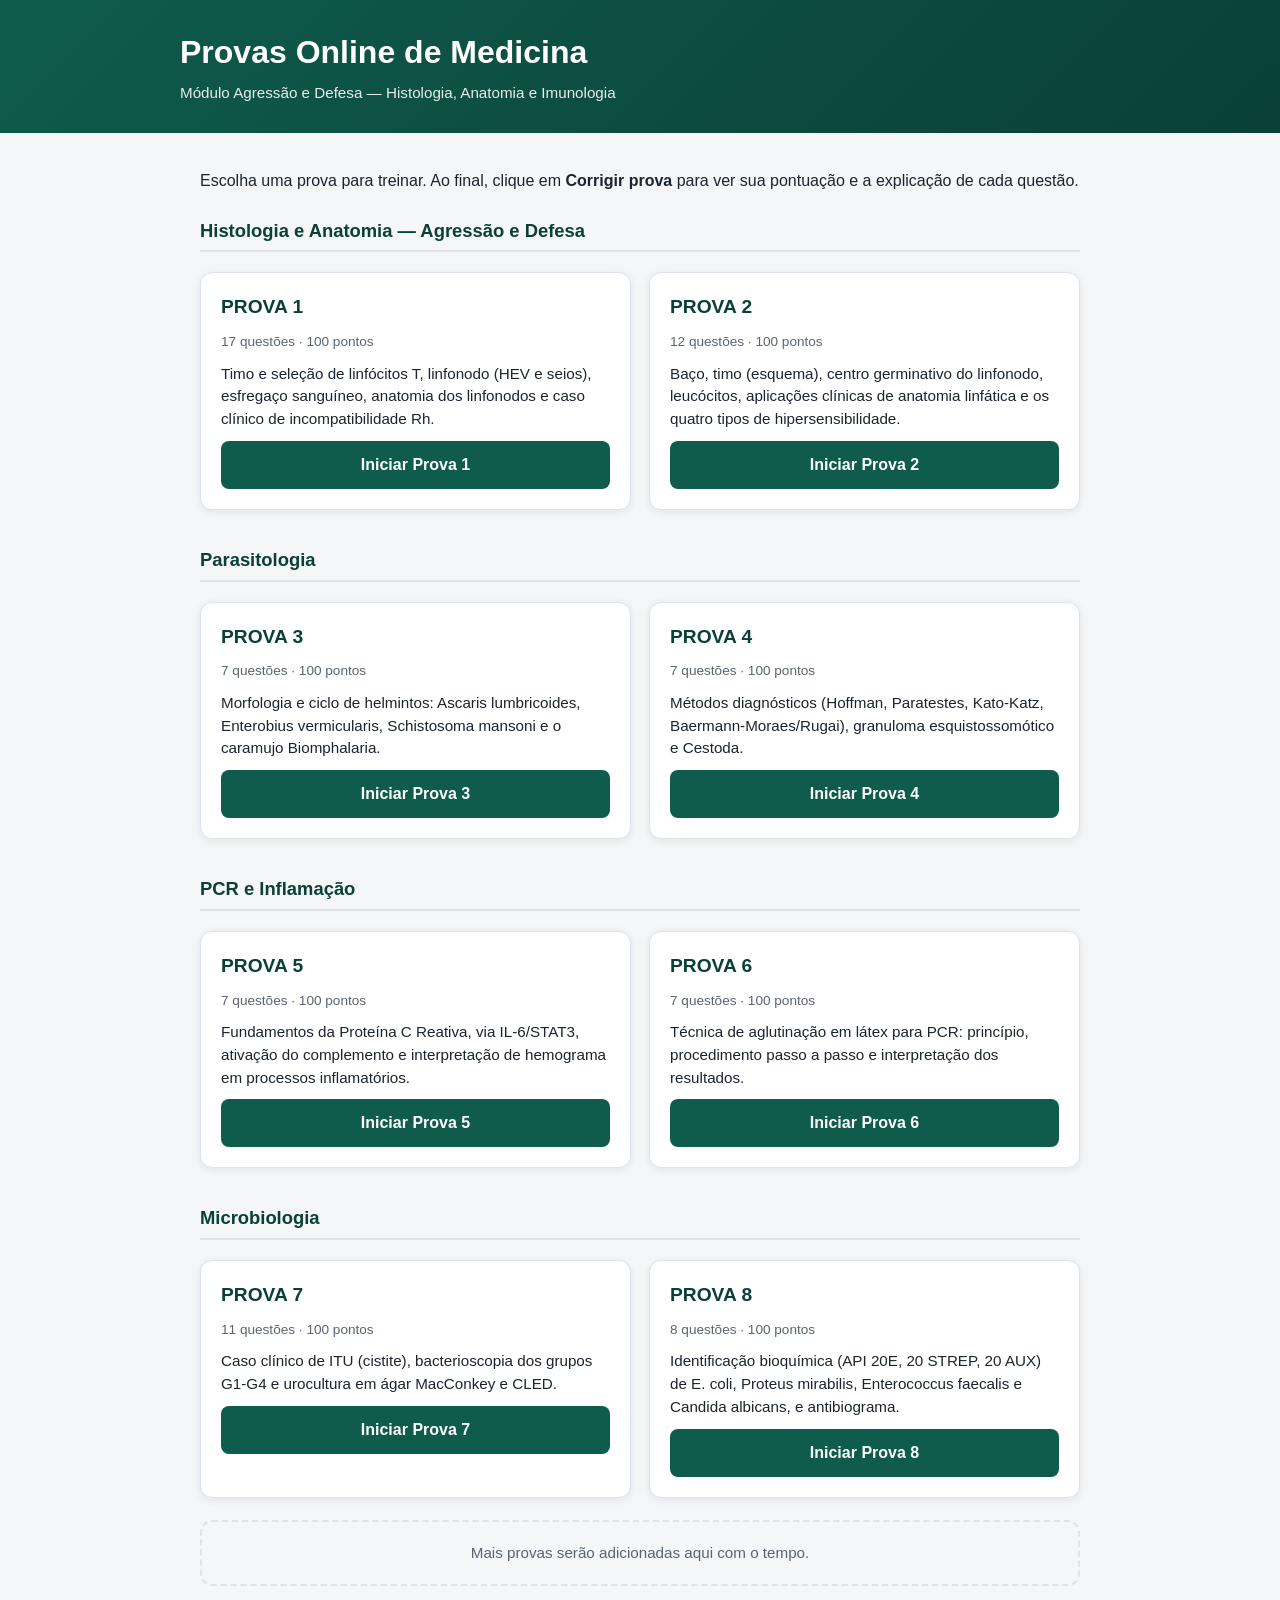
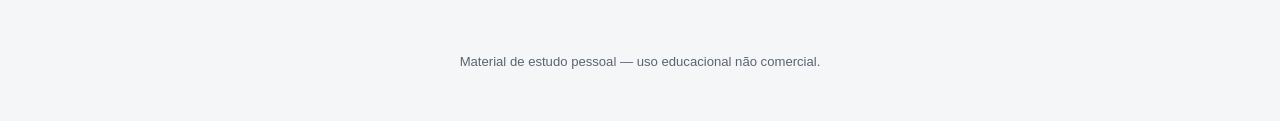
<file: index.html>
<!DOCTYPE html>
<html lang="pt-BR">
<head>
<meta charset="UTF-8">
<meta name="viewport" content="width=device-width, initial-scale=1, maximum-scale=1">
<title>Provas Online — Histologia e Anatomia</title>
<link rel="stylesheet" href="assets/css/style.css">
</head>
<body>

<header class="site-header">
  <div class="inner">
    <h1>Provas Online de Medicina</h1>
    <p>Módulo Agressão e Defesa — Histologia, Anatomia e Imunologia</p>
  </div>
</header>

<main>
  <p>Escolha uma prova para treinar. Ao final, clique em <strong>Corrigir prova</strong> para ver sua pontuação e a explicação de cada questão.</p>

  <h2 class="subject-heading">Histologia e Anatomia — Agressão e Defesa</h2>
  <div class="exam-grid">
    <div class="exam-card">
      <h2>PROVA 1</h2>
      <div class="meta">17 questões · 100 pontos</div>
      <p class="desc">Timo e seleção de linfócitos T, linfonodo (HEV e seios), esfregaço sanguíneo, anatomia dos linfonodos e caso clínico de incompatibilidade Rh.</p>
      <a class="btn" href="prova1.html">Iniciar Prova 1</a>
    </div>

    <div class="exam-card">
      <h2>PROVA 2</h2>
      <div class="meta">12 questões · 100 pontos</div>
      <p class="desc">Baço, timo (esquema), centro germinativo do linfonodo, leucócitos, aplicações clínicas de anatomia linfática e os quatro tipos de hipersensibilidade.</p>
      <a class="btn" href="prova2.html">Iniciar Prova 2</a>
    </div>
  </div>

  <h2 class="subject-heading">Parasitologia</h2>
  <div class="exam-grid">
    <div class="exam-card">
      <h2>PROVA 3</h2>
      <div class="meta">7 questões · 100 pontos</div>
      <p class="desc">Morfologia e ciclo de helmintos: Ascaris lumbricoides, Enterobius vermicularis, Schistosoma mansoni e o caramujo Biomphalaria.</p>
      <a class="btn" href="prova3.html">Iniciar Prova 3</a>
    </div>

    <div class="exam-card">
      <h2>PROVA 4</h2>
      <div class="meta">7 questões · 100 pontos</div>
      <p class="desc">Métodos diagnósticos (Hoffman, Paratestes, Kato-Katz, Baermann-Moraes/Rugai), granuloma esquistossomótico e Cestoda.</p>
      <a class="btn" href="prova4.html">Iniciar Prova 4</a>
    </div>
  </div>

  <h2 class="subject-heading">PCR e Inflamação</h2>
  <div class="exam-grid">
    <div class="exam-card">
      <h2>PROVA 5</h2>
      <div class="meta">7 questões · 100 pontos</div>
      <p class="desc">Fundamentos da Proteína C Reativa, via IL-6/STAT3, ativação do complemento e interpretação de hemograma em processos inflamatórios.</p>
      <a class="btn" href="prova5.html">Iniciar Prova 5</a>
    </div>

    <div class="exam-card">
      <h2>PROVA 6</h2>
      <div class="meta">7 questões · 100 pontos</div>
      <p class="desc">Técnica de aglutinação em látex para PCR: princípio, procedimento passo a passo e interpretação dos resultados.</p>
      <a class="btn" href="prova6.html">Iniciar Prova 6</a>
    </div>
  </div>

  <h2 class="subject-heading">Microbiologia</h2>
  <div class="exam-grid">
    <div class="exam-card">
      <h2>PROVA 7</h2>
      <div class="meta">11 questões · 100 pontos</div>
      <p class="desc">Caso clínico de ITU (cistite), bacterioscopia dos grupos G1-G4 e urocultura em ágar MacConkey e CLED.</p>
      <a class="btn" href="prova7.html">Iniciar Prova 7</a>
    </div>

    <div class="exam-card">
      <h2>PROVA 8</h2>
      <div class="meta">8 questões · 100 pontos</div>
      <p class="desc">Identificação bioquímica (API 20E, 20 STREP, 20 AUX) de E. coli, Proteus mirabilis, Enterococcus faecalis e Candida albicans, e antibiograma.</p>
      <a class="btn" href="prova8.html">Iniciar Prova 8</a>
    </div>
  </div>

  <p class="coming-soon" style="margin-top:22px;">Mais provas serão adicionadas aqui com o tempo.</p>
</main>

<footer class="site-footer">
  Material de estudo pessoal — uso educacional não comercial.
</footer>

</body>
</html>
</file>
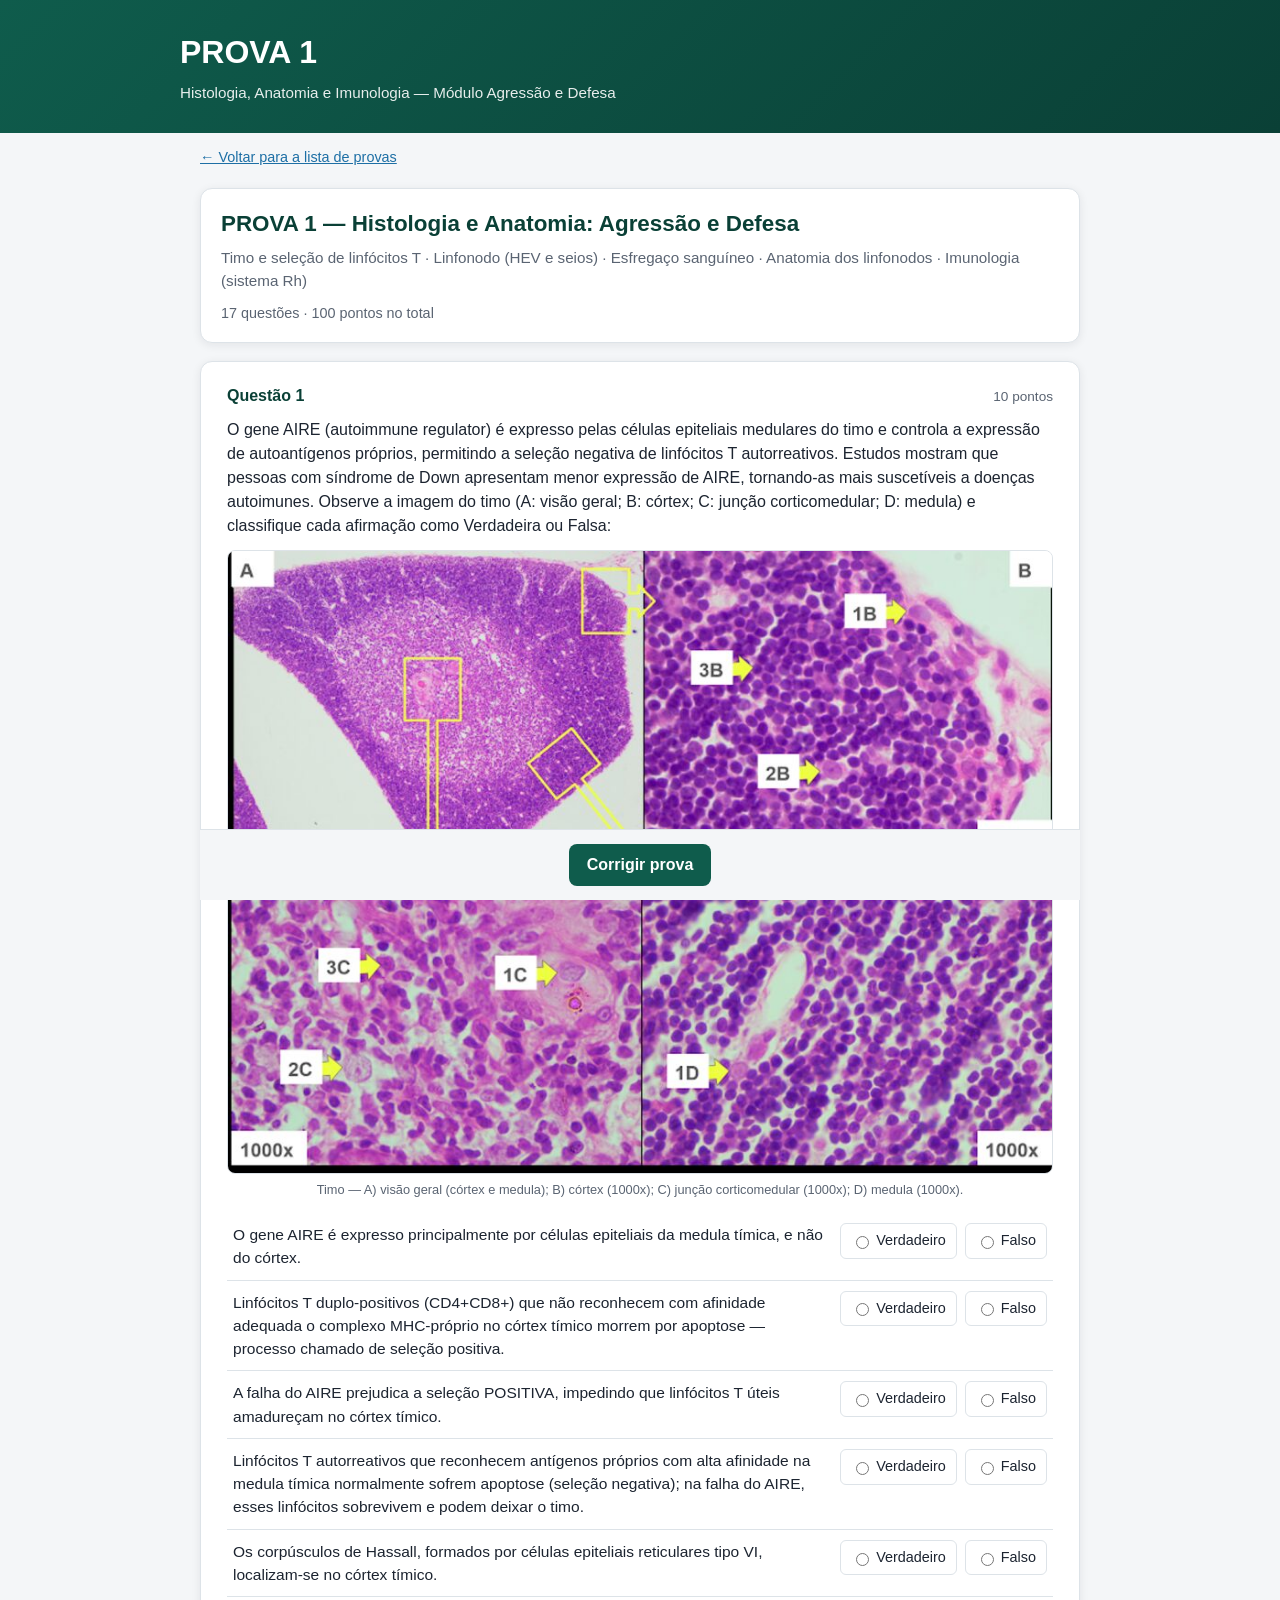
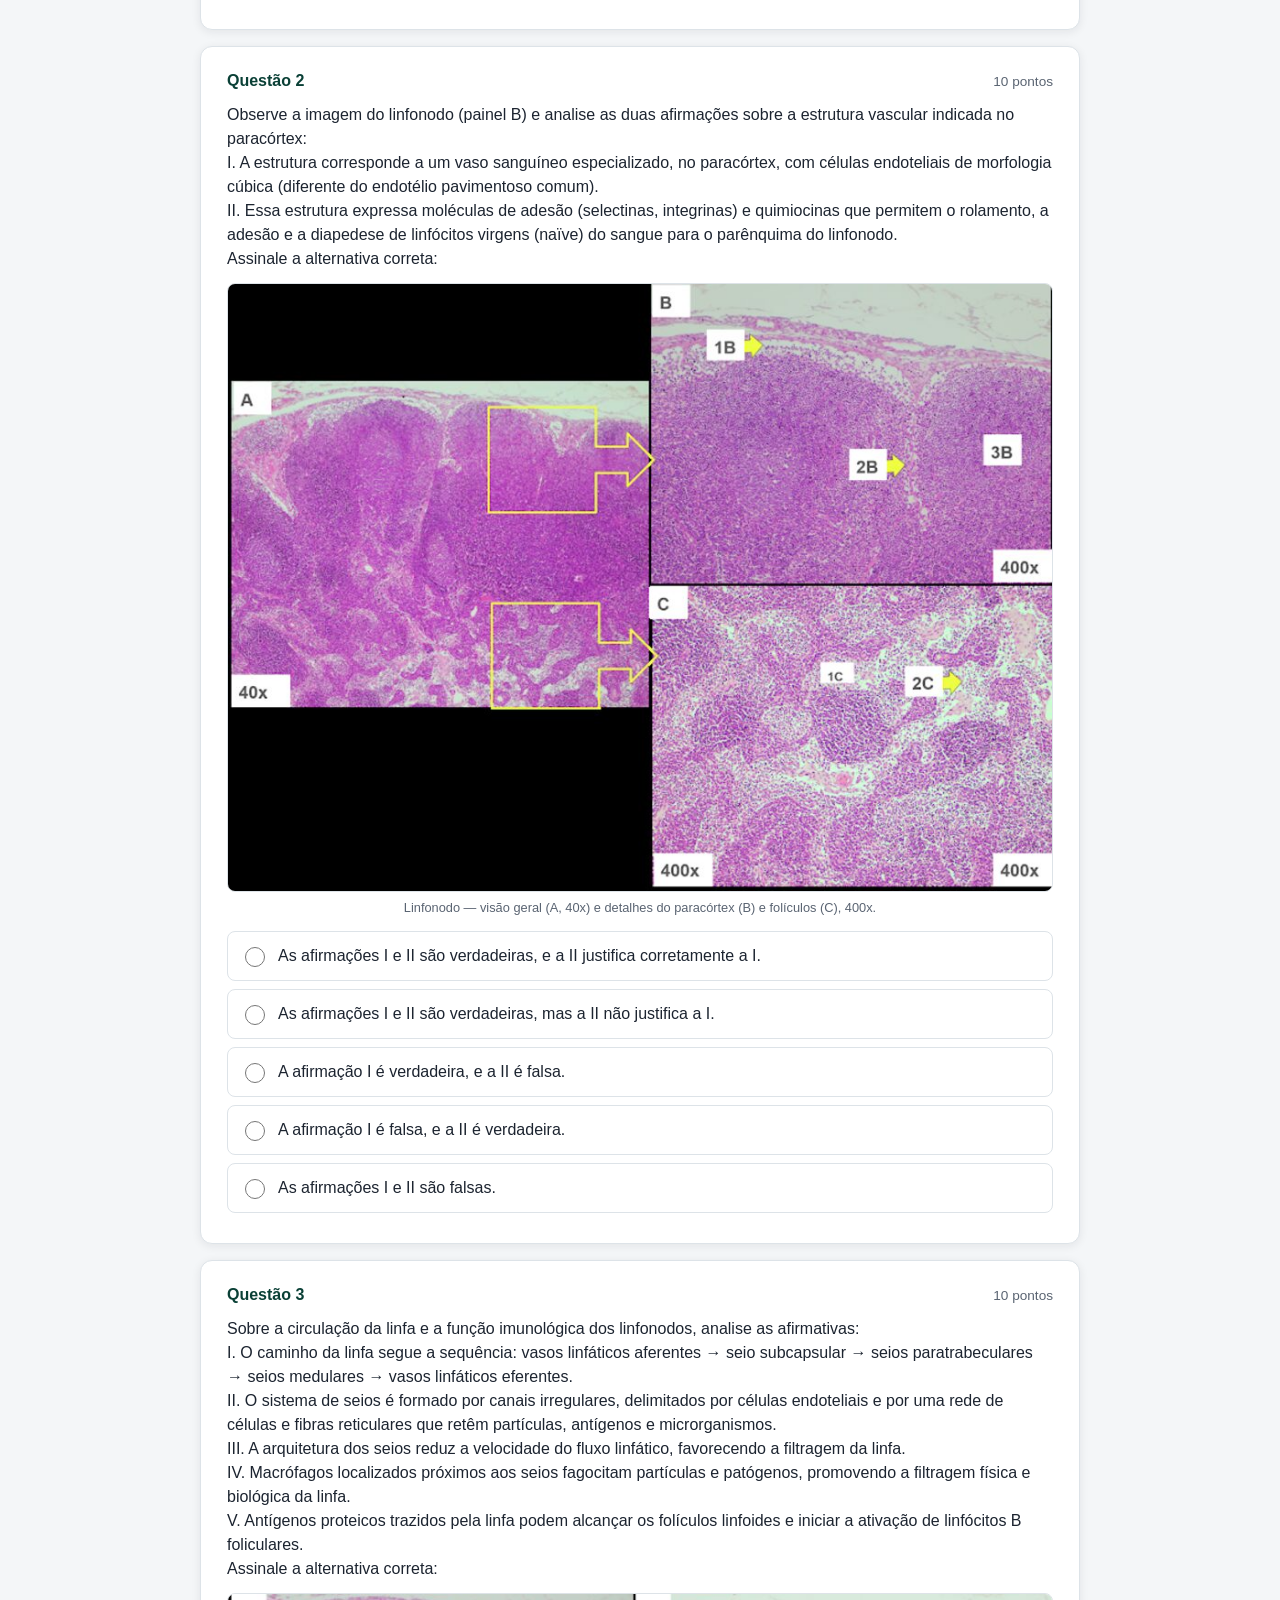
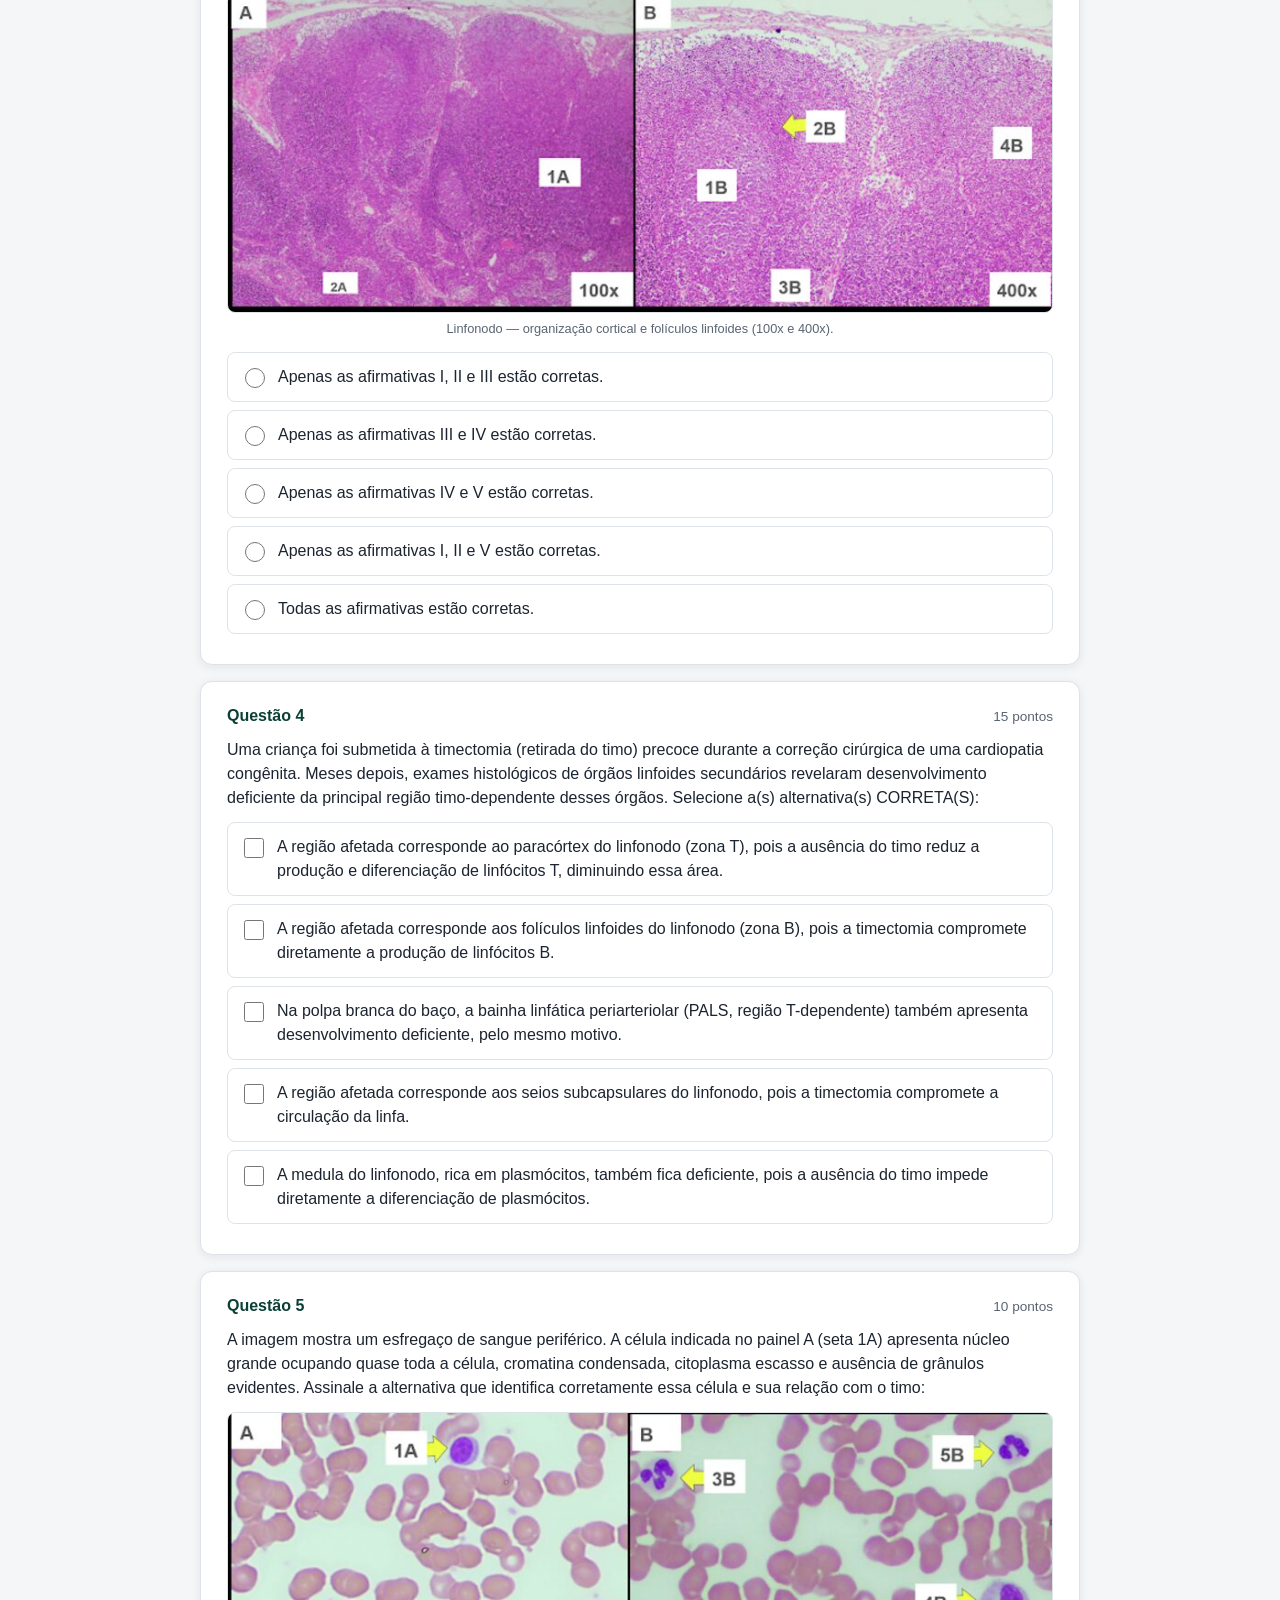
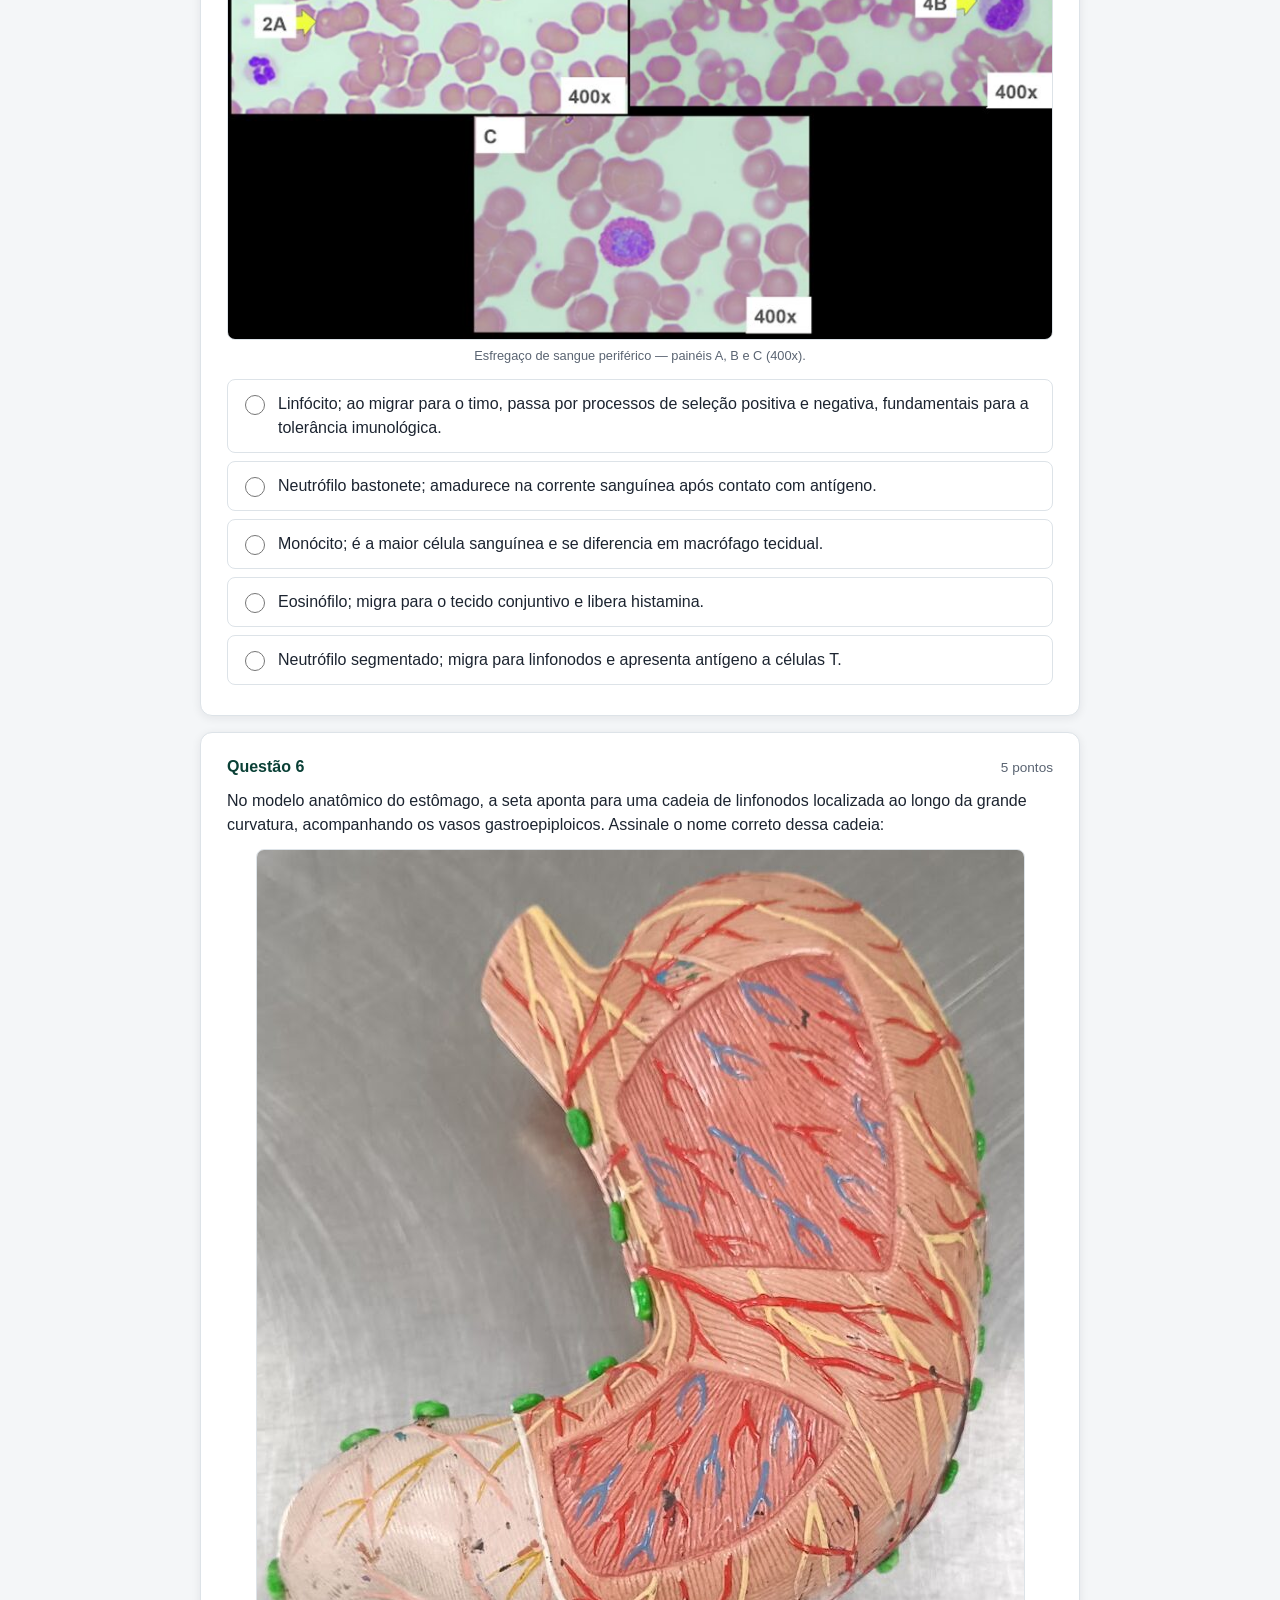
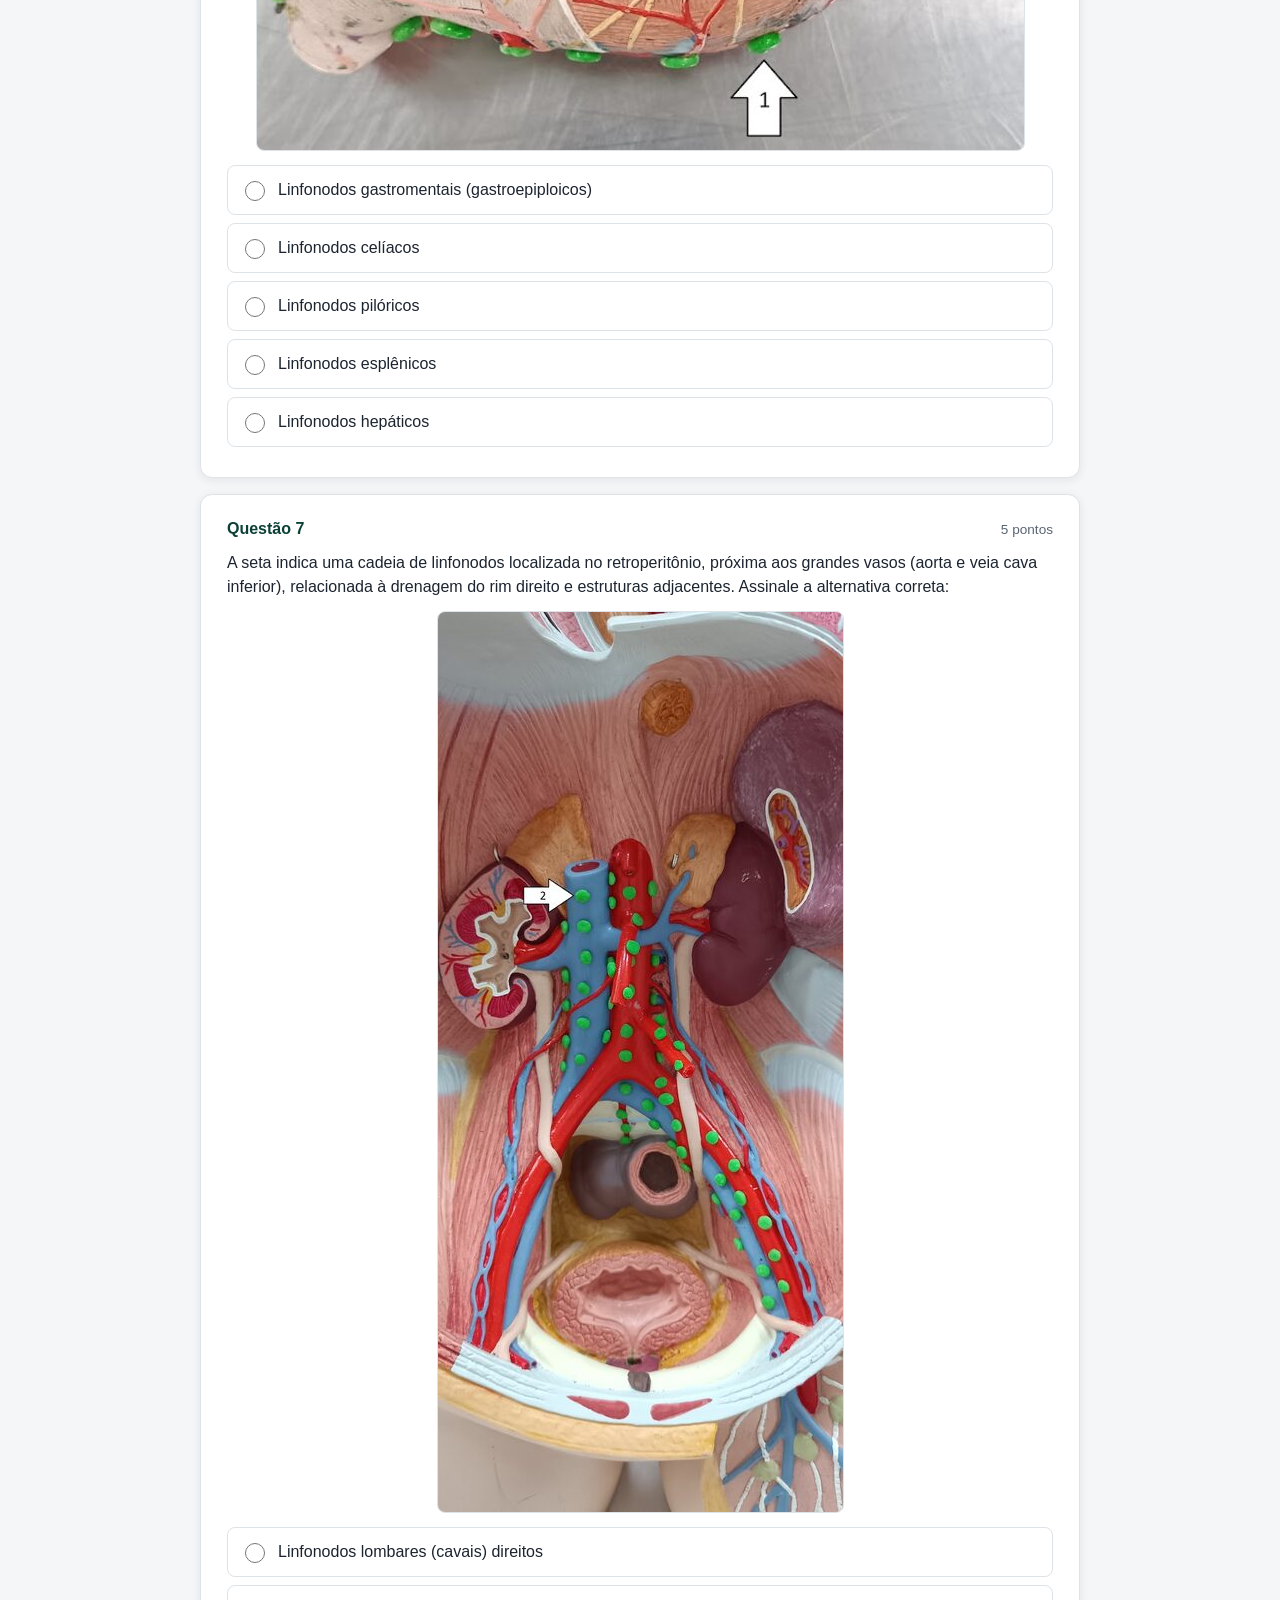
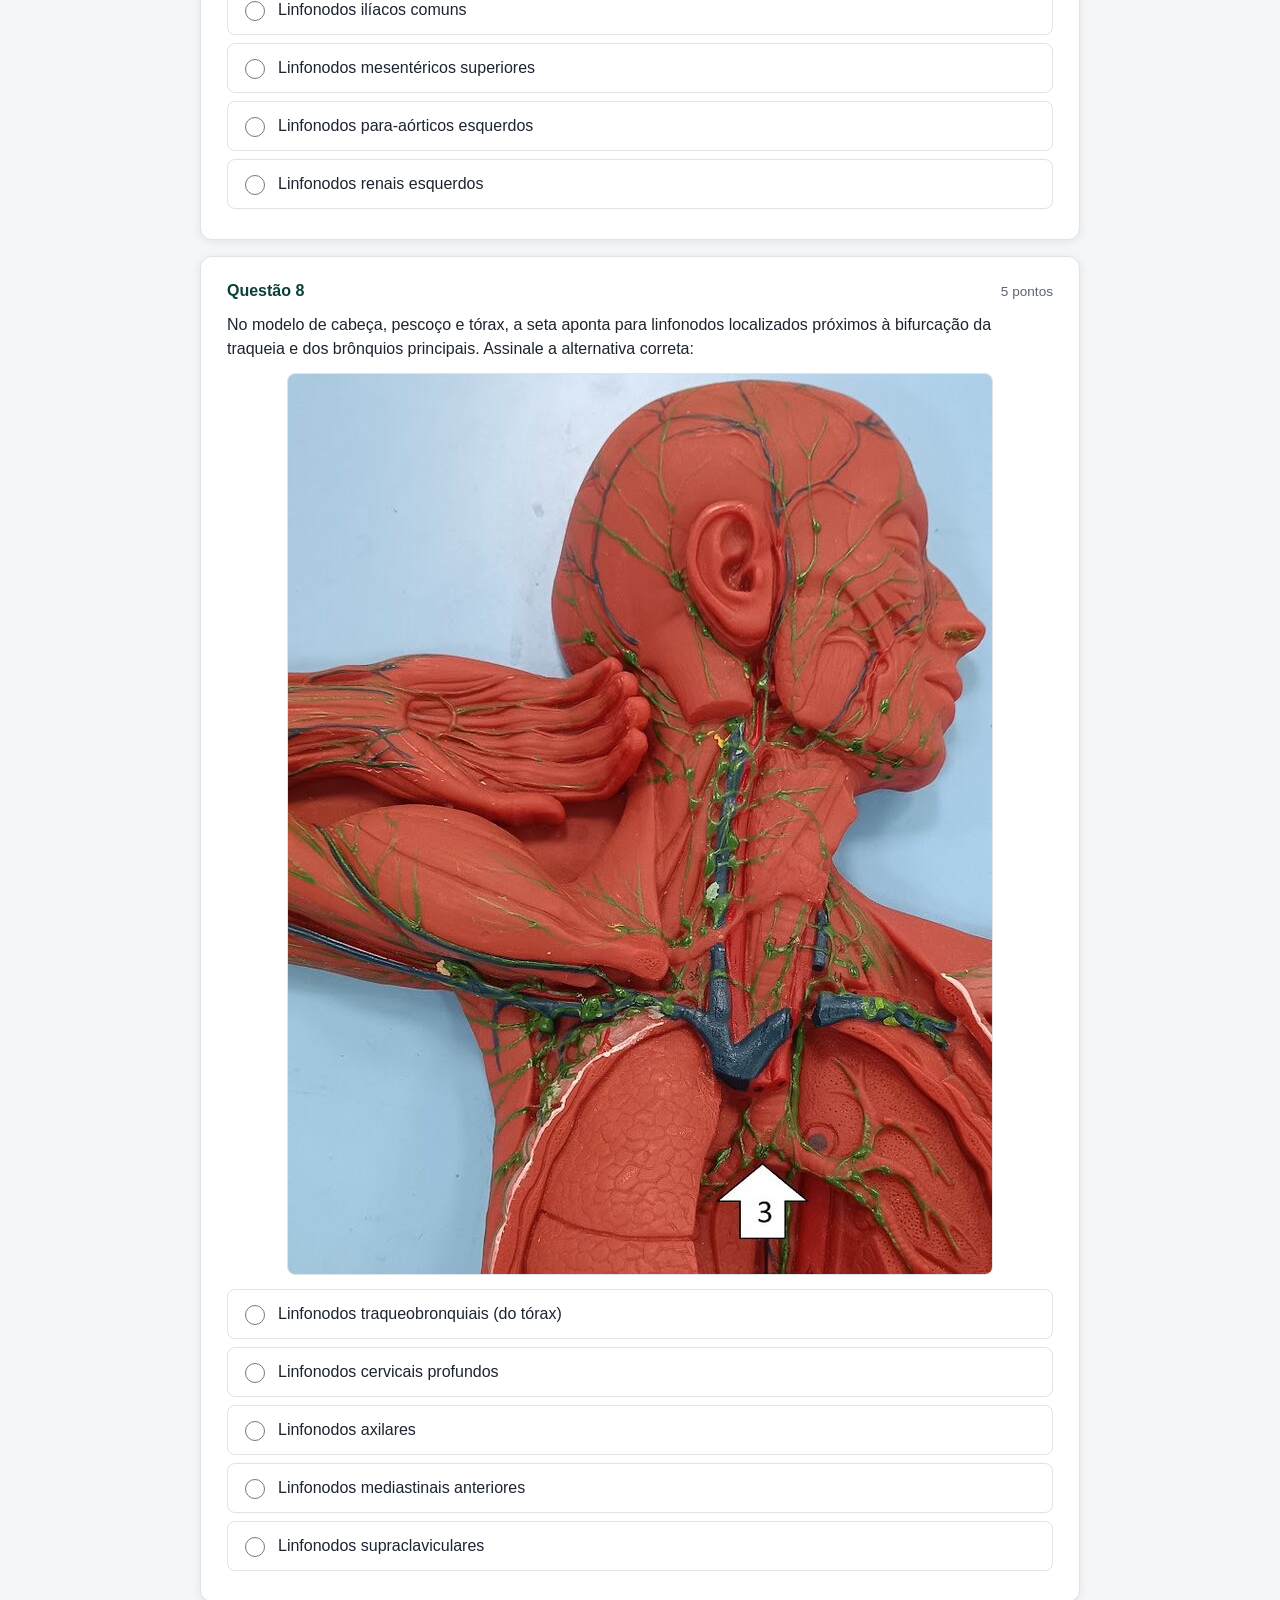
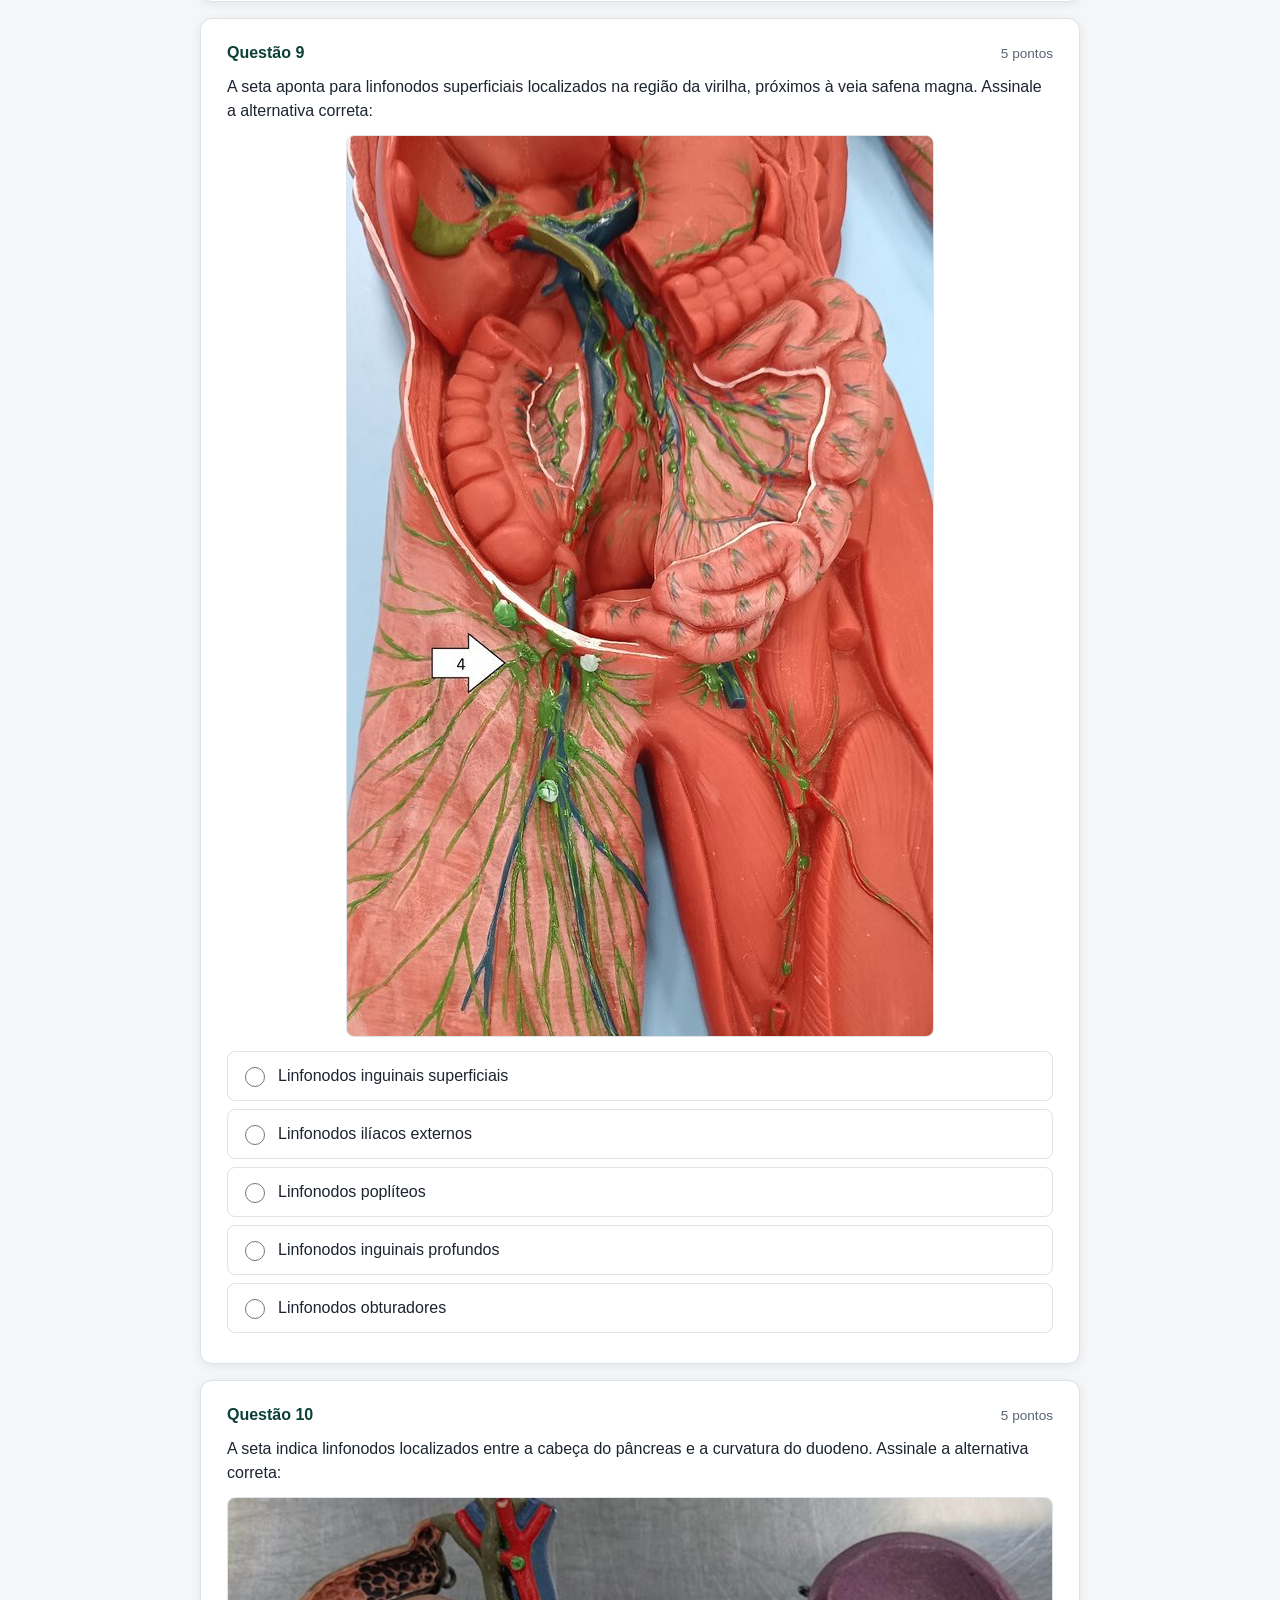
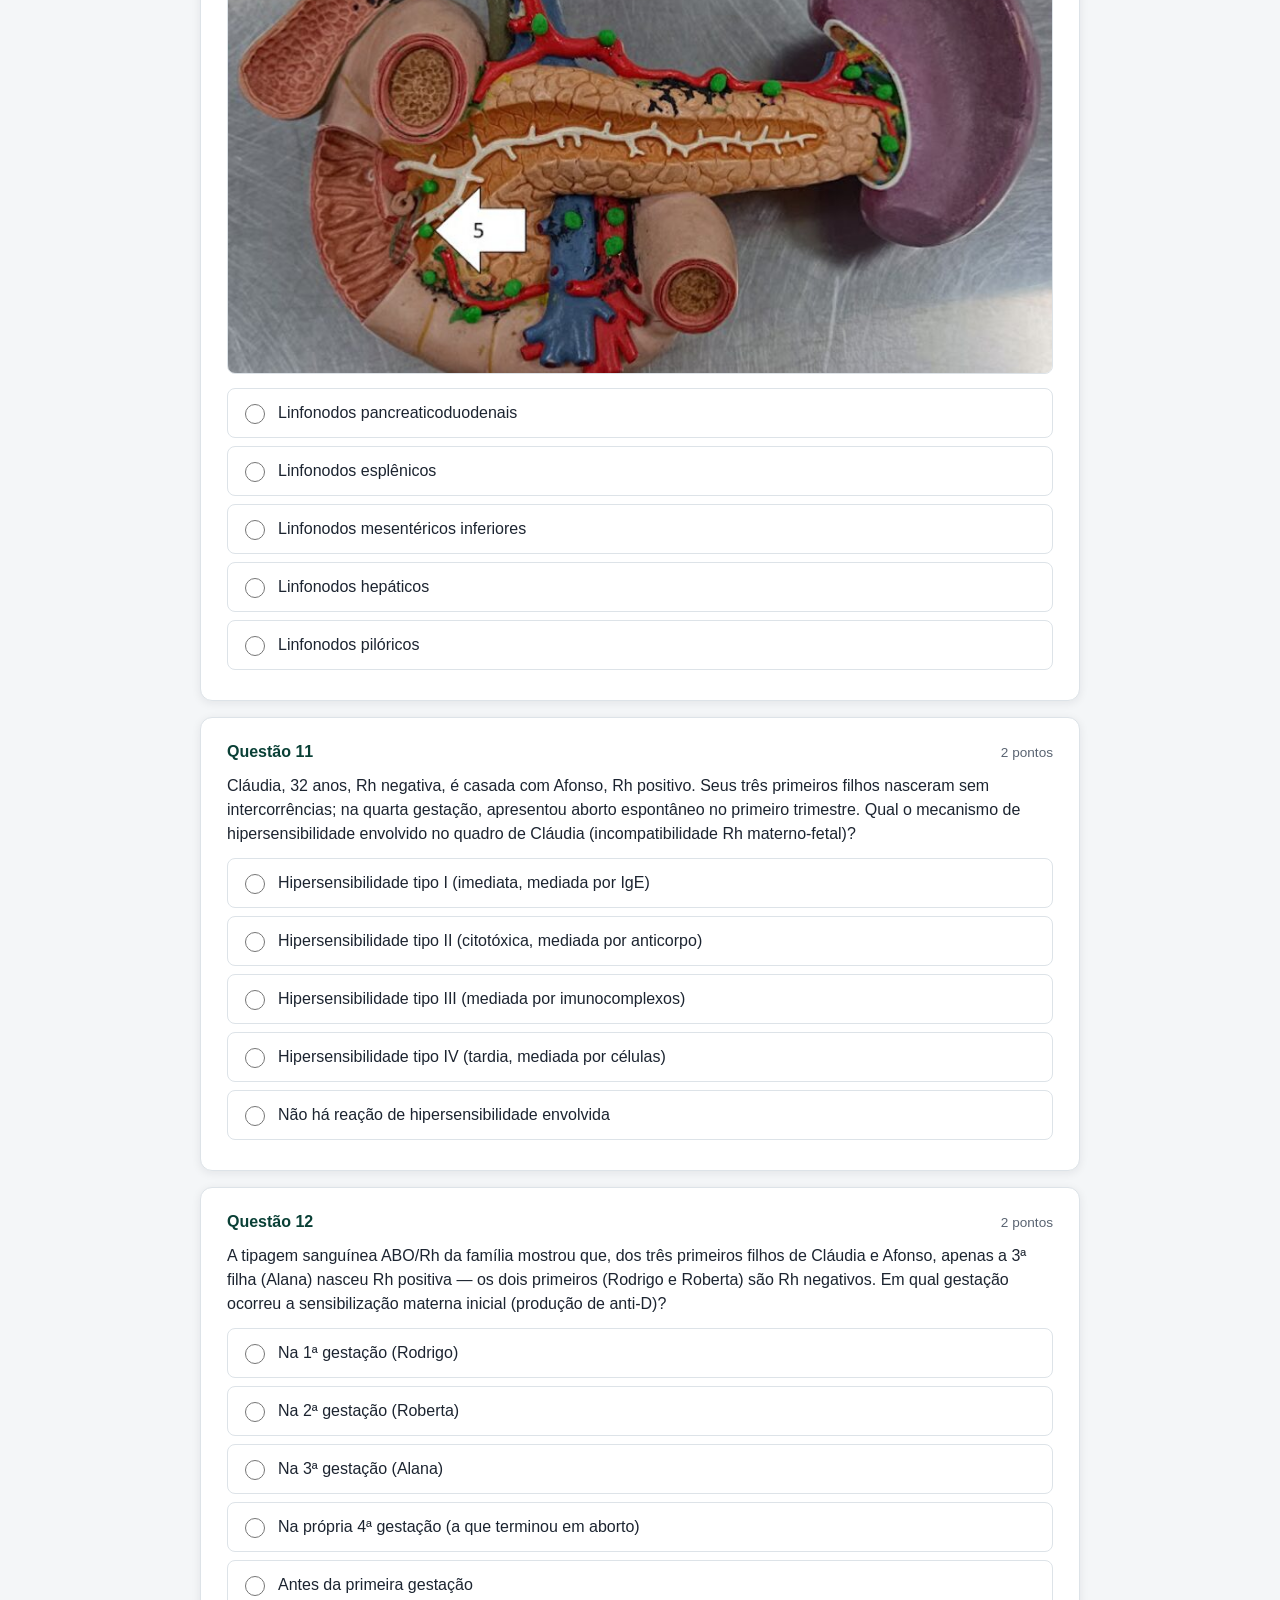
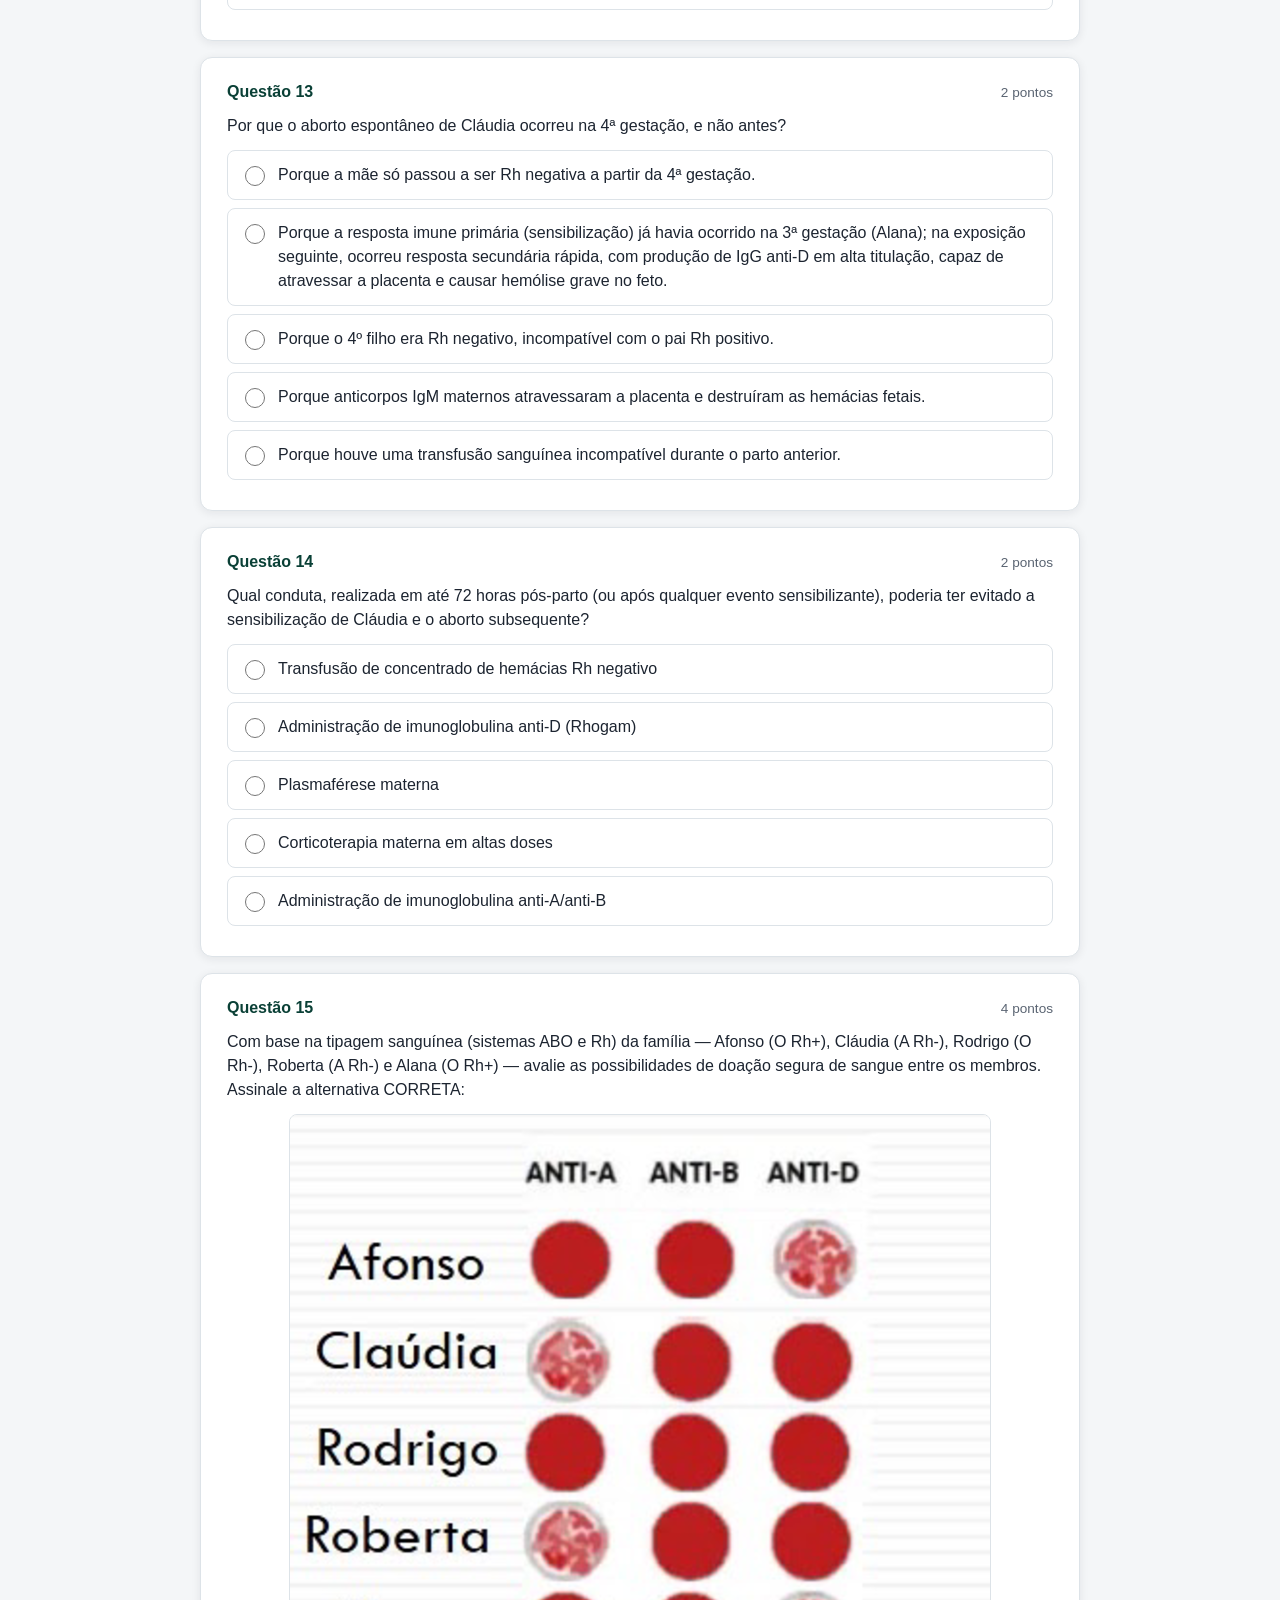
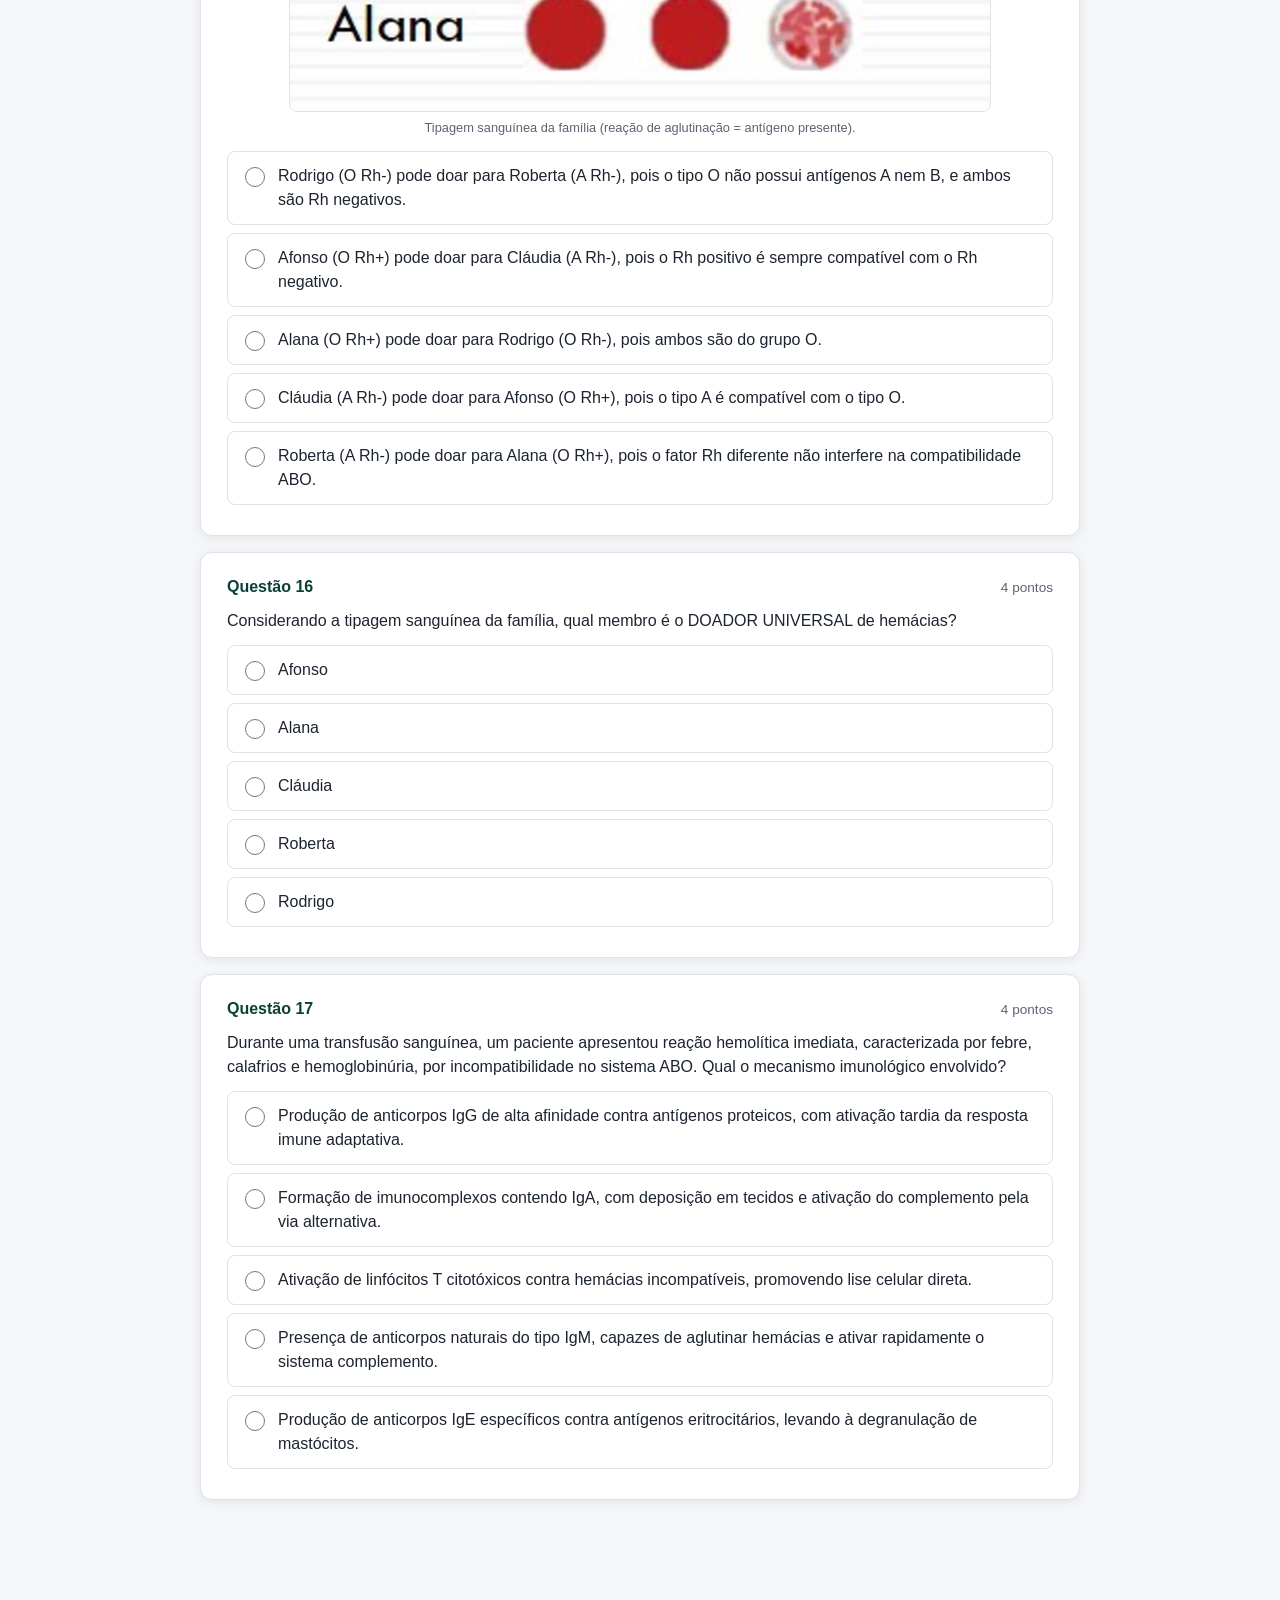
<file: prova1.html>
<!DOCTYPE html>
<html lang="pt-BR">
<head>
<meta charset="UTF-8">
<meta name="viewport" content="width=device-width, initial-scale=1, maximum-scale=1">
<title>Prova 1 — Histologia e Anatomia | Agressão e Defesa</title>
<link rel="stylesheet" href="assets/css/style.css">
</head>
<body>

<header class="site-header">
  <div class="inner">
    <h1>PROVA 1</h1>
    <p>Histologia, Anatomia e Imunologia — Módulo Agressão e Defesa</p>
  </div>
</header>

<div class="breadcrumb"><a href="index.html">&larr; Voltar para a lista de provas</a></div>

<main>
  <div id="quiz-app"></div>
</main>

<footer class="site-footer">
  Material de estudo pessoal — uso educacional não comercial.
</footer>

<script src="assets/js/engine.js"></script>
<script>
const examData = {
  title: "PROVA 1 — Histologia e Anatomia: Agressão e Defesa",
  subject: "Timo e seleção de linfócitos T · Linfonodo (HEV e seios) · Esfregaço sanguíneo · Anatomia dos linfonodos · Imunologia (sistema Rh)",
  questions: [
    {
      type: "truefalse-group",
      points: 10,
      prompt: "O gene AIRE (autoimmune regulator) é expresso pelas células epiteliais medulares do timo e controla a expressão de autoantígenos próprios, permitindo a seleção negativa de linfócitos T autorreativos. Estudos mostram que pessoas com síndrome de Down apresentam menor expressão de AIRE, tornando-as mais suscetíveis a doenças autoimunes. Observe a imagem do timo (A: visão geral; B: córtex; C: junção corticomedular; D: medula) e classifique cada afirmação como Verdadeira ou Falsa:",
      image: "assets/img/prova1/timo-aire.jpg",
      imageAlt: "Corte histológico do timo mostrando córtex, junção corticomedular e medula",
      imageCaption: "Timo — A) visão geral (córtex e medula); B) córtex (1000x); C) junção corticomedular (1000x); D) medula (1000x).",
      items: [
        { text: "O gene AIRE é expresso principalmente por células epiteliais da medula tímica, e não do córtex.", correct: true },
        { text: "Linfócitos T duplo-positivos (CD4+CD8+) que não reconhecem com afinidade adequada o complexo MHC-próprio no córtex tímico morrem por apoptose — processo chamado de seleção positiva.", correct: true },
        { text: "A falha do AIRE prejudica a seleção POSITIVA, impedindo que linfócitos T úteis amadureçam no córtex tímico.", correct: false },
        { text: "Linfócitos T autorreativos que reconhecem antígenos próprios com alta afinidade na medula tímica normalmente sofrem apoptose (seleção negativa); na falha do AIRE, esses linfócitos sobrevivem e podem deixar o timo.", correct: true },
        { text: "Os corpúsculos de Hassall, formados por células epiteliais reticulares tipo VI, localizam-se no córtex tímico.", correct: false }
      ],
      explanation: "O AIRE atua nas células epiteliais medulares, promovendo a expressão de autoantígenos de tecidos periféricos para que linfócitos T autorreativos sejam eliminados por apoptose — a seleção NEGATIVA, que ocorre na MEDULA (não no córtex, e não é a seleção positiva). A seleção positiva ocorre no córtex: timócitos duplo-positivos que não reconhecem o MHC próprio morrem por 'negligência'. Quando o AIRE falha, a seleção negativa é que fica comprometida, permitindo a sobrevivência de clones autorreativos. Os corpúsculos de Hassall (células epiteliais tipo VI) ficam na MEDULA, não no córtex."
    },
    {
      type: "single",
      points: 10,
      prompt: "Observe a imagem do linfonodo (painel B) e analise as duas afirmações sobre a estrutura vascular indicada no paracórtex:\nI. A estrutura corresponde a um vaso sanguíneo especializado, no paracórtex, com células endoteliais de morfologia cúbica (diferente do endotélio pavimentoso comum).\nII. Essa estrutura expressa moléculas de adesão (selectinas, integrinas) e quimiocinas que permitem o rolamento, a adesão e a diapedese de linfócitos virgens (naïve) do sangue para o parênquima do linfonodo.\nAssinale a alternativa correta:",
      image: "assets/img/prova1/linfonodo-paracortex.jpg",
      imageAlt: "Linfonodo evidenciando paracórtex e folículos linfoides",
      imageCaption: "Linfonodo — visão geral (A, 40x) e detalhes do paracórtex (B) e folículos (C), 400x.",
      options: [
        "As afirmações I e II são verdadeiras, e a II justifica corretamente a I.",
        "As afirmações I e II são verdadeiras, mas a II não justifica a I.",
        "A afirmação I é verdadeira, e a II é falsa.",
        "A afirmação I é falsa, e a II é verdadeira.",
        "As afirmações I e II são falsas."
      ],
      correctIndex: 1,
      explanation: "A estrutura é a vênula de endotélio alto (HEV — high endothelial venule): localiza-se no paracórtex (zona T), tem lúmen evidente e endotélio cúbico, diferente do endotélio pavimentoso comum. A afirmação I está correta. A HEV realmente expressa moléculas de adesão e quimiocinas (ex.: CCL21) que promovem rolamento, adesão e diapedese de linfócitos naïve — linfócitos T migram para o paracórtex e linfócitos B para os folículos. A afirmação II também está correta. Porém, a I descreve a MORFOLOGIA do vaso (endotélio cúbico) e a II descreve sua FUNÇÃO (recrutamento de linfócitos); a função não explica por que o endotélio é cúbico. Por isso existe relação funcional entre as duas afirmações, mas a II não é uma justificativa direta da I."
    },
    {
      type: "single",
      points: 10,
      prompt: "Sobre a circulação da linfa e a função imunológica dos linfonodos, analise as afirmativas:\nI. O caminho da linfa segue a sequência: vasos linfáticos aferentes → seio subcapsular → seios paratrabeculares → seios medulares → vasos linfáticos eferentes.\nII. O sistema de seios é formado por canais irregulares, delimitados por células endoteliais e por uma rede de células e fibras reticulares que retêm partículas, antígenos e microrganismos.\nIII. A arquitetura dos seios reduz a velocidade do fluxo linfático, favorecendo a filtragem da linfa.\nIV. Macrófagos localizados próximos aos seios fagocitam partículas e patógenos, promovendo a filtragem física e biológica da linfa.\nV. Antígenos proteicos trazidos pela linfa podem alcançar os folículos linfoides e iniciar a ativação de linfócitos B foliculares.\nAssinale a alternativa correta:",
      image: "assets/img/prova1/linfonodo-corticomedular.jpg",
      imageAlt: "Linfonodo evidenciando a organização cortico-medular e folículos",
      imageCaption: "Linfonodo — organização cortical e folículos linfoides (100x e 400x).",
      options: [
        "Apenas as afirmativas I, II e III estão corretas.",
        "Apenas as afirmativas III e IV estão corretas.",
        "Apenas as afirmativas IV e V estão corretas.",
        "Apenas as afirmativas I, II e V estão corretas.",
        "Todas as afirmativas estão corretas."
      ],
      correctIndex: 4,
      explanation: "Todas as afirmativas descrevem corretamente a histofisiologia do sistema de seios do linfonodo: o trajeto da linfa (I), a estrutura reticular que retém partículas (II), a redução de velocidade que favorece a filtragem (III), a ação fagocitária dos macrófagos (IV) e a chegada de antígenos aos folículos para ativação de linfócitos B (V) são todos processos bem estabelecidos na fisiologia linfonodal."
    },
    {
      type: "multiple",
      points: 15,
      prompt: "Uma criança foi submetida à timectomia (retirada do timo) precoce durante a correção cirúrgica de uma cardiopatia congênita. Meses depois, exames histológicos de órgãos linfoides secundários revelaram desenvolvimento deficiente da principal região timo-dependente desses órgãos. Selecione a(s) alternativa(s) CORRETA(S):",
      options: [
        "A região afetada corresponde ao paracórtex do linfonodo (zona T), pois a ausência do timo reduz a produção e diferenciação de linfócitos T, diminuindo essa área.",
        "A região afetada corresponde aos folículos linfoides do linfonodo (zona B), pois a timectomia compromete diretamente a produção de linfócitos B.",
        "Na polpa branca do baço, a bainha linfática periarteriolar (PALS, região T-dependente) também apresenta desenvolvimento deficiente, pelo mesmo motivo.",
        "A região afetada corresponde aos seios subcapsulares do linfonodo, pois a timectomia compromete a circulação da linfa.",
        "A medula do linfonodo, rica em plasmócitos, também fica deficiente, pois a ausência do timo impede diretamente a diferenciação de plasmócitos."
      ],
      correctIndexes: [0, 2],
      explanation: "O paracórtex do linfonodo e a PALS (bainha linfática periarteriolar) do baço são as zonas T-DEPENDENTES dos órgãos linfoides secundários — dependem de linfócitos T vindos do timo para se desenvolverem normalmente. Os folículos linfoides (zona B) são T-independentes (dependem de linfócitos B, que se originam na medula óssea, não no timo). Os seios subcapsulares são estruturas de drenagem linfática, não diretamente ligadas à produção de linfócitos T. A medula do linfonodo contém plasmócitos derivados de linfócitos B — a timectomia pode reduzir indiretamente a resposta T-dependente, mas a afirmativa erra ao dizer que a ausência do timo impede diretamente a diferenciação de plasmócitos."
    },
    {
      type: "single",
      points: 10,
      prompt: "A imagem mostra um esfregaço de sangue periférico. A célula indicada no painel A (seta 1A) apresenta núcleo grande ocupando quase toda a célula, cromatina condensada, citoplasma escasso e ausência de grânulos evidentes. Assinale a alternativa que identifica corretamente essa célula e sua relação com o timo:",
      image: "assets/img/prova1/sangue-leucocitos.jpg",
      imageAlt: "Esfregaço de sangue periférico com leucócitos indicados",
      imageCaption: "Esfregaço de sangue periférico — painéis A, B e C (400x).",
      options: [
        "Linfócito; ao migrar para o timo, passa por processos de seleção positiva e negativa, fundamentais para a tolerância imunológica.",
        "Neutrófilo bastonete; amadurece na corrente sanguínea após contato com antígeno.",
        "Monócito; é a maior célula sanguínea e se diferencia em macrófago tecidual.",
        "Eosinófilo; migra para o tecido conjuntivo e libera histamina.",
        "Neutrófilo segmentado; migra para linfonodos e apresenta antígeno a células T."
      ],
      correctIndex: 0,
      explanation: "A morfologia descrita (núcleo grande ocupando quase toda a célula, cromatina densa, citoplasma escasso, sem grânulos) é típica de LINFÓCITO. Entre as células listadas, apenas os linfócitos (precursores T) passam pelo timo, onde sofrem seleção positiva (no córtex) e negativa (na medula). Neutrófilos, monócitos e eosinófilos se diferenciam na medula óssea e não passam por seleção tímica."
    },
    {
      type: "single",
      points: 5,
      prompt: "No modelo anatômico do estômago, a seta aponta para uma cadeia de linfonodos localizada ao longo da grande curvatura, acompanhando os vasos gastroepiploicos. Assinale o nome correto dessa cadeia:",
      image: "assets/img/prova1/anat-gastromentais.jpg",
      imageAlt: "Modelo anatômico do estômago com seta indicando cadeia de linfonodos",
      options: [
        "Linfonodos gastromentais (gastroepiploicos)",
        "Linfonodos celíacos",
        "Linfonodos pilóricos",
        "Linfonodos esplênicos",
        "Linfonodos hepáticos"
      ],
      correctIndex: 0,
      explanation: "Os linfonodos gastromentais (ou gastroepiploicos) acompanham os vasos gastroepiploicos ao longo da grande curvatura do estômago, drenando a parede gástrica e parte do grande omento."
    },
    {
      type: "single",
      points: 5,
      prompt: "A seta indica uma cadeia de linfonodos localizada no retroperitônio, próxima aos grandes vasos (aorta e veia cava inferior), relacionada à drenagem do rim direito e estruturas adjacentes. Assinale a alternativa correta:",
      image: "assets/img/prova1/anat-lombares.jpg",
      imageAlt: "Modelo anatômico retroperitoneal com seta indicando cadeia de linfonodos",
      options: [
        "Linfonodos lombares (cavais) direitos",
        "Linfonodos ilíacos comuns",
        "Linfonodos mesentéricos superiores",
        "Linfonodos para-aórticos esquerdos",
        "Linfonodos renais esquerdos"
      ],
      correctIndex: 0,
      explanation: "Os linfonodos lombares (também chamados cavais, à direita, ou aórticos, à esquerda) situam-se no retroperitônio, ao longo da veia cava inferior e da aorta, drenando rins, glândulas suprarrenais e parede abdominal posterior."
    },
    {
      type: "single",
      points: 5,
      prompt: "No modelo de cabeça, pescoço e tórax, a seta aponta para linfonodos localizados próximos à bifurcação da traqueia e dos brônquios principais. Assinale a alternativa correta:",
      image: "assets/img/prova1/anat-traqueobronquiais.jpg",
      imageAlt: "Modelo anatômico de pescoço e tórax com seta indicando cadeia de linfonodos",
      options: [
        "Linfonodos traqueobronquiais (do tórax)",
        "Linfonodos cervicais profundos",
        "Linfonodos axilares",
        "Linfonodos mediastinais anteriores",
        "Linfonodos supraclaviculares"
      ],
      correctIndex: 0,
      explanation: "Os linfonodos traqueobronquiais situam-se próximos à bifurcação da traqueia e dos brônquios principais, drenando os pulmões e participando do estadiamento de neoplasias torácicas."
    },
    {
      type: "single",
      points: 5,
      prompt: "A seta aponta para linfonodos superficiais localizados na região da virilha, próximos à veia safena magna. Assinale a alternativa correta:",
      image: "assets/img/prova1/anat-inguinais.jpg",
      imageAlt: "Modelo anatômico de membro inferior com seta indicando cadeia de linfonodos",
      options: [
        "Linfonodos inguinais superficiais",
        "Linfonodos ilíacos externos",
        "Linfonodos poplíteos",
        "Linfonodos inguinais profundos",
        "Linfonodos obturadores"
      ],
      correctIndex: 0,
      explanation: "Os linfonodos inguinais superficiais situam-se no subcutâneo da região inguinal, próximos à veia safena magna, drenando a pele do membro inferior, períneo e parede abdominal inferior."
    },
    {
      type: "single",
      points: 5,
      prompt: "A seta indica linfonodos localizados entre a cabeça do pâncreas e a curvatura do duodeno. Assinale a alternativa correta:",
      image: "assets/img/prova1/anat-pancreaticoduodenais.jpg",
      imageAlt: "Modelo anatômico de pâncreas e duodeno com seta indicando cadeia de linfonodos",
      options: [
        "Linfonodos pancreaticoduodenais",
        "Linfonodos esplênicos",
        "Linfonodos mesentéricos inferiores",
        "Linfonodos hepáticos",
        "Linfonodos pilóricos"
      ],
      correctIndex: 0,
      explanation: "Os linfonodos pancreaticoduodenais situam-se entre a cabeça do pâncreas e a curvatura duodenal, acompanhando os vasos pancreaticoduodenais, drenando essa região e sendo relevantes no estadiamento de neoplasias periampulares."
    },
    {
      type: "single",
      points: 2,
      prompt: "Cláudia, 32 anos, Rh negativa, é casada com Afonso, Rh positivo. Seus três primeiros filhos nasceram sem intercorrências; na quarta gestação, apresentou aborto espontâneo no primeiro trimestre. Qual o mecanismo de hipersensibilidade envolvido no quadro de Cláudia (incompatibilidade Rh materno-fetal)?",
      options: [
        "Hipersensibilidade tipo I (imediata, mediada por IgE)",
        "Hipersensibilidade tipo II (citotóxica, mediada por anticorpo)",
        "Hipersensibilidade tipo III (mediada por imunocomplexos)",
        "Hipersensibilidade tipo IV (tardia, mediada por células)",
        "Não há reação de hipersensibilidade envolvida"
      ],
      correctIndex: 1,
      explanation: "A doença hemolítica do feto/recém-nascido por incompatibilidade Rh é um exemplo clássico de hipersensibilidade tipo II: anticorpos IgG maternos anti-D se ligam diretamente ao antígeno D presente nas hemácias fetais, levando à sua opsonização e destruição (principalmente no baço fetal)."
    },
    {
      type: "single",
      points: 2,
      prompt: "A tipagem sanguínea ABO/Rh da família mostrou que, dos três primeiros filhos de Cláudia e Afonso, apenas a 3ª filha (Alana) nasceu Rh positiva — os dois primeiros (Rodrigo e Roberta) são Rh negativos. Em qual gestação ocorreu a sensibilização materna inicial (produção de anti-D)?",
      options: [
        "Na 1ª gestação (Rodrigo)",
        "Na 2ª gestação (Roberta)",
        "Na 3ª gestação (Alana)",
        "Na própria 4ª gestação (a que terminou em aborto)",
        "Antes da primeira gestação"
      ],
      correctIndex: 2,
      explanation: "Como apenas Alana (3ª gestação) é Rh positiva, foi nessa gestação (ou no parto) que ocorreu a passagem de hemácias fetais Rh+ para a circulação materna, sensibilizando o sistema imune de Cláudia (Rh-) e iniciando a produção de anticorpos anti-D."
    },
    {
      type: "single",
      points: 2,
      prompt: "Por que o aborto espontâneo de Cláudia ocorreu na 4ª gestação, e não antes?",
      options: [
        "Porque a mãe só passou a ser Rh negativa a partir da 4ª gestação.",
        "Porque a resposta imune primária (sensibilização) já havia ocorrido na 3ª gestação (Alana); na exposição seguinte, ocorreu resposta secundária rápida, com produção de IgG anti-D em alta titulação, capaz de atravessar a placenta e causar hemólise grave no feto.",
        "Porque o 4º filho era Rh negativo, incompatível com o pai Rh positivo.",
        "Porque anticorpos IgM maternos atravessaram a placenta e destruíram as hemácias fetais.",
        "Porque houve uma transfusão sanguínea incompatível durante o parto anterior."
      ],
      correctIndex: 1,
      explanation: "A sensibilização (resposta primária) ocorreu na gestação de Alana. Em uma nova exposição a hemácias Rh+ (4ª gestação), o sistema imune materno monta uma resposta secundária — rápida e intensa, com produção de grande quantidade de IgG anti-D, que atravessa a placenta facilmente e causa hemólise grave das hemácias fetais, comprometendo a viabilidade da gestação. IgM (diferente de IgG) não atravessa a placenta."
    },
    {
      type: "single",
      points: 2,
      prompt: "Qual conduta, realizada em até 72 horas pós-parto (ou após qualquer evento sensibilizante), poderia ter evitado a sensibilização de Cláudia e o aborto subsequente?",
      options: [
        "Transfusão de concentrado de hemácias Rh negativo",
        "Administração de imunoglobulina anti-D (Rhogam)",
        "Plasmaférese materna",
        "Corticoterapia materna em altas doses",
        "Administração de imunoglobulina anti-A/anti-B"
      ],
      correctIndex: 1,
      explanation: "O Rhogam (imunoglobulina anti-D) é administrado a gestantes Rh negativas para neutralizar hemácias fetais Rh positivas que entrem na circulação materna, impedindo a sensibilização do sistema imune da mãe e prevenindo a aloimunização em gestações futuras."
    },
    {
      type: "single",
      points: 4,
      prompt: "Com base na tipagem sanguínea (sistemas ABO e Rh) da família — Afonso (O Rh+), Cláudia (A Rh-), Rodrigo (O Rh-), Roberta (A Rh-) e Alana (O Rh+) — avalie as possibilidades de doação segura de sangue entre os membros. Assinale a alternativa CORRETA:",
      image: "assets/img/prova1/tipagem-sanguinea.png",
      imageAlt: "Tabela de tipagem sanguínea da família com reações de aglutinação Anti-A, Anti-B e Anti-D",
      imageCaption: "Tipagem sanguínea da família (reação de aglutinação = antígeno presente).",
      options: [
        "Rodrigo (O Rh-) pode doar para Roberta (A Rh-), pois o tipo O não possui antígenos A nem B, e ambos são Rh negativos.",
        "Afonso (O Rh+) pode doar para Cláudia (A Rh-), pois o Rh positivo é sempre compatível com o Rh negativo.",
        "Alana (O Rh+) pode doar para Rodrigo (O Rh-), pois ambos são do grupo O.",
        "Cláudia (A Rh-) pode doar para Afonso (O Rh+), pois o tipo A é compatível com o tipo O.",
        "Roberta (A Rh-) pode doar para Alana (O Rh+), pois o fator Rh diferente não interfere na compatibilidade ABO."
      ],
      correctIndex: 0,
      explanation: "Rodrigo é tipo O Rh negativo: não possui antígenos A, B nem D, por isso é compatível como doador para qualquer receptor Rh negativo do sistema ABO, incluindo Roberta (A Rh-). As demais opções envolvem doar sangue Rh POSITIVO para receptor Rh NEGATIVO (sempre inseguro, risco de sensibilização) ou doar hemácias com antígeno A ou B para receptor cujo plasma tem anticorpos contra esse antígeno (incompatibilidade ABO)."
    },
    {
      type: "single",
      points: 4,
      prompt: "Considerando a tipagem sanguínea da família, qual membro é o DOADOR UNIVERSAL de hemácias?",
      options: ["Afonso", "Alana", "Cláudia", "Roberta", "Rodrigo"],
      correctIndex: 4,
      explanation: "O doador universal de hemácias é o tipo O Rh negativo, pois suas hemácias não expressam antígenos A, B nem D — não provocam reação em receptores de nenhum outro grupo ABO/Rh. Na família, apenas Rodrigo é O Rh negativo."
    },
    {
      type: "single",
      points: 4,
      prompt: "Durante uma transfusão sanguínea, um paciente apresentou reação hemolítica imediata, caracterizada por febre, calafrios e hemoglobinúria, por incompatibilidade no sistema ABO. Qual o mecanismo imunológico envolvido?",
      options: [
        "Produção de anticorpos IgG de alta afinidade contra antígenos proteicos, com ativação tardia da resposta imune adaptativa.",
        "Formação de imunocomplexos contendo IgA, com deposição em tecidos e ativação do complemento pela via alternativa.",
        "Ativação de linfócitos T citotóxicos contra hemácias incompatíveis, promovendo lise celular direta.",
        "Presença de anticorpos naturais do tipo IgM, capazes de aglutinar hemácias e ativar rapidamente o sistema complemento.",
        "Produção de anticorpos IgE específicos contra antígenos eritrocitários, levando à degranulação de mastócitos."
      ],
      correctIndex: 3,
      explanation: "Os anticorpos anti-A e anti-B do sistema ABO são, em sua maioria, anticorpos NATURAIS do tipo IgM — presentes mesmo sem exposição prévia conhecida, pois reagem de forma cruzada com antígenos semelhantes de bactérias da flora intestinal. Por serem pentaméricos, os IgM são muito eficientes em aglutinar hemácias e ativar o sistema complemento pela via clássica, causando hemólise intravascular imediata e os sintomas típicos (febre, calafrios, hemoglobinúria)."
    }
  ]
};
renderExam(examData);
</script>
</body>
</html>
</file>
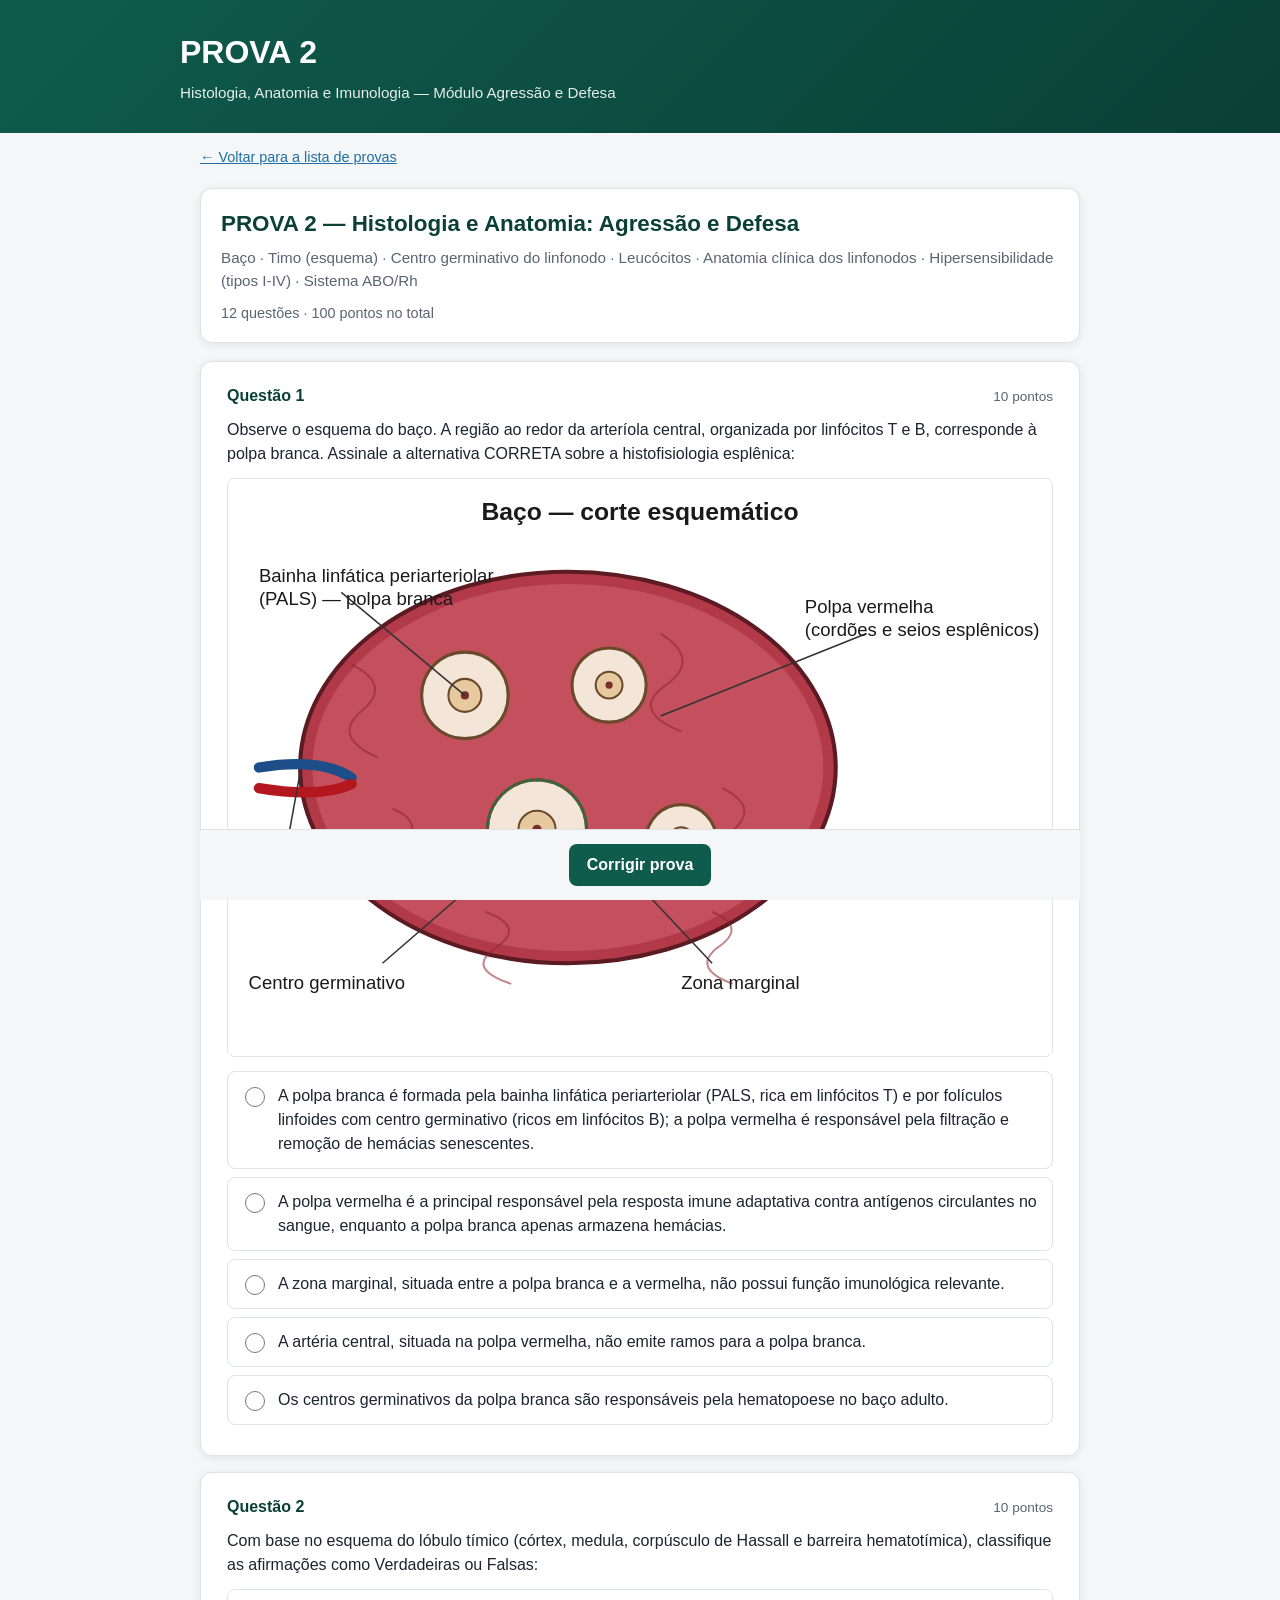
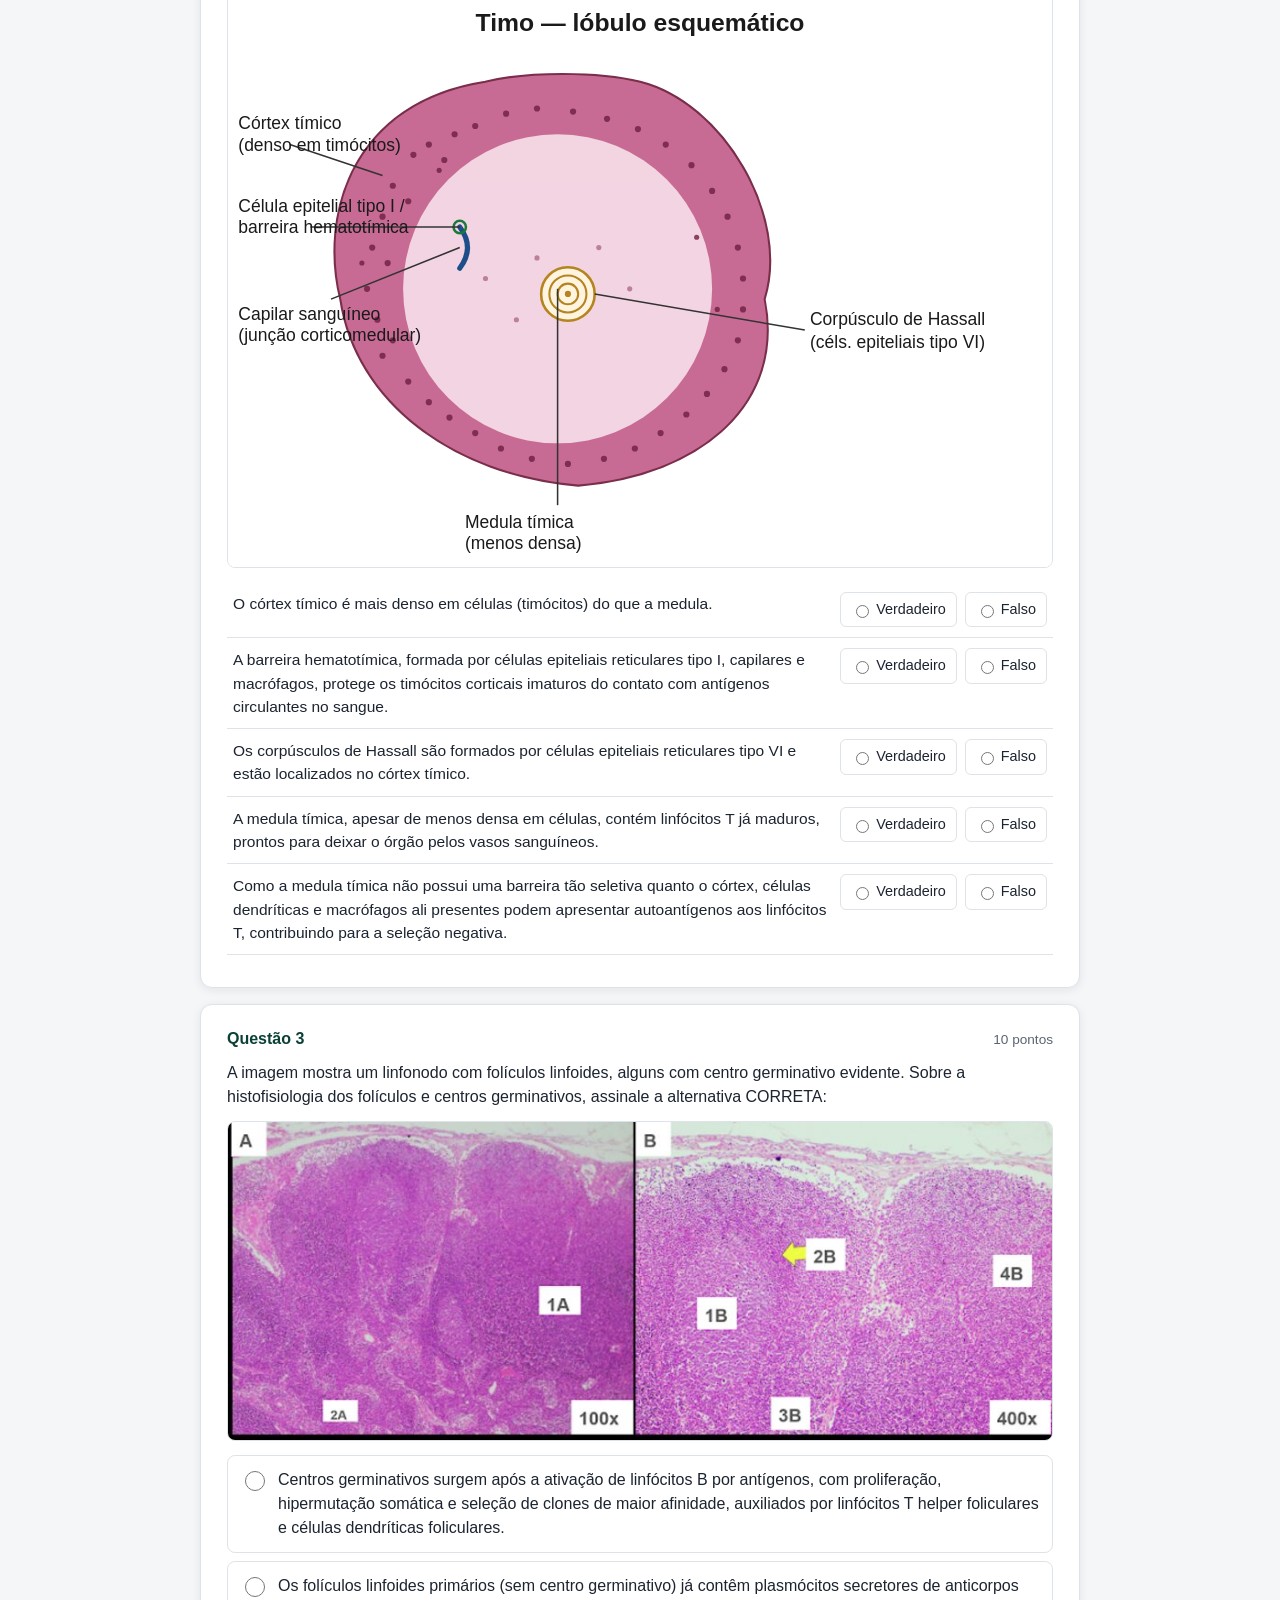
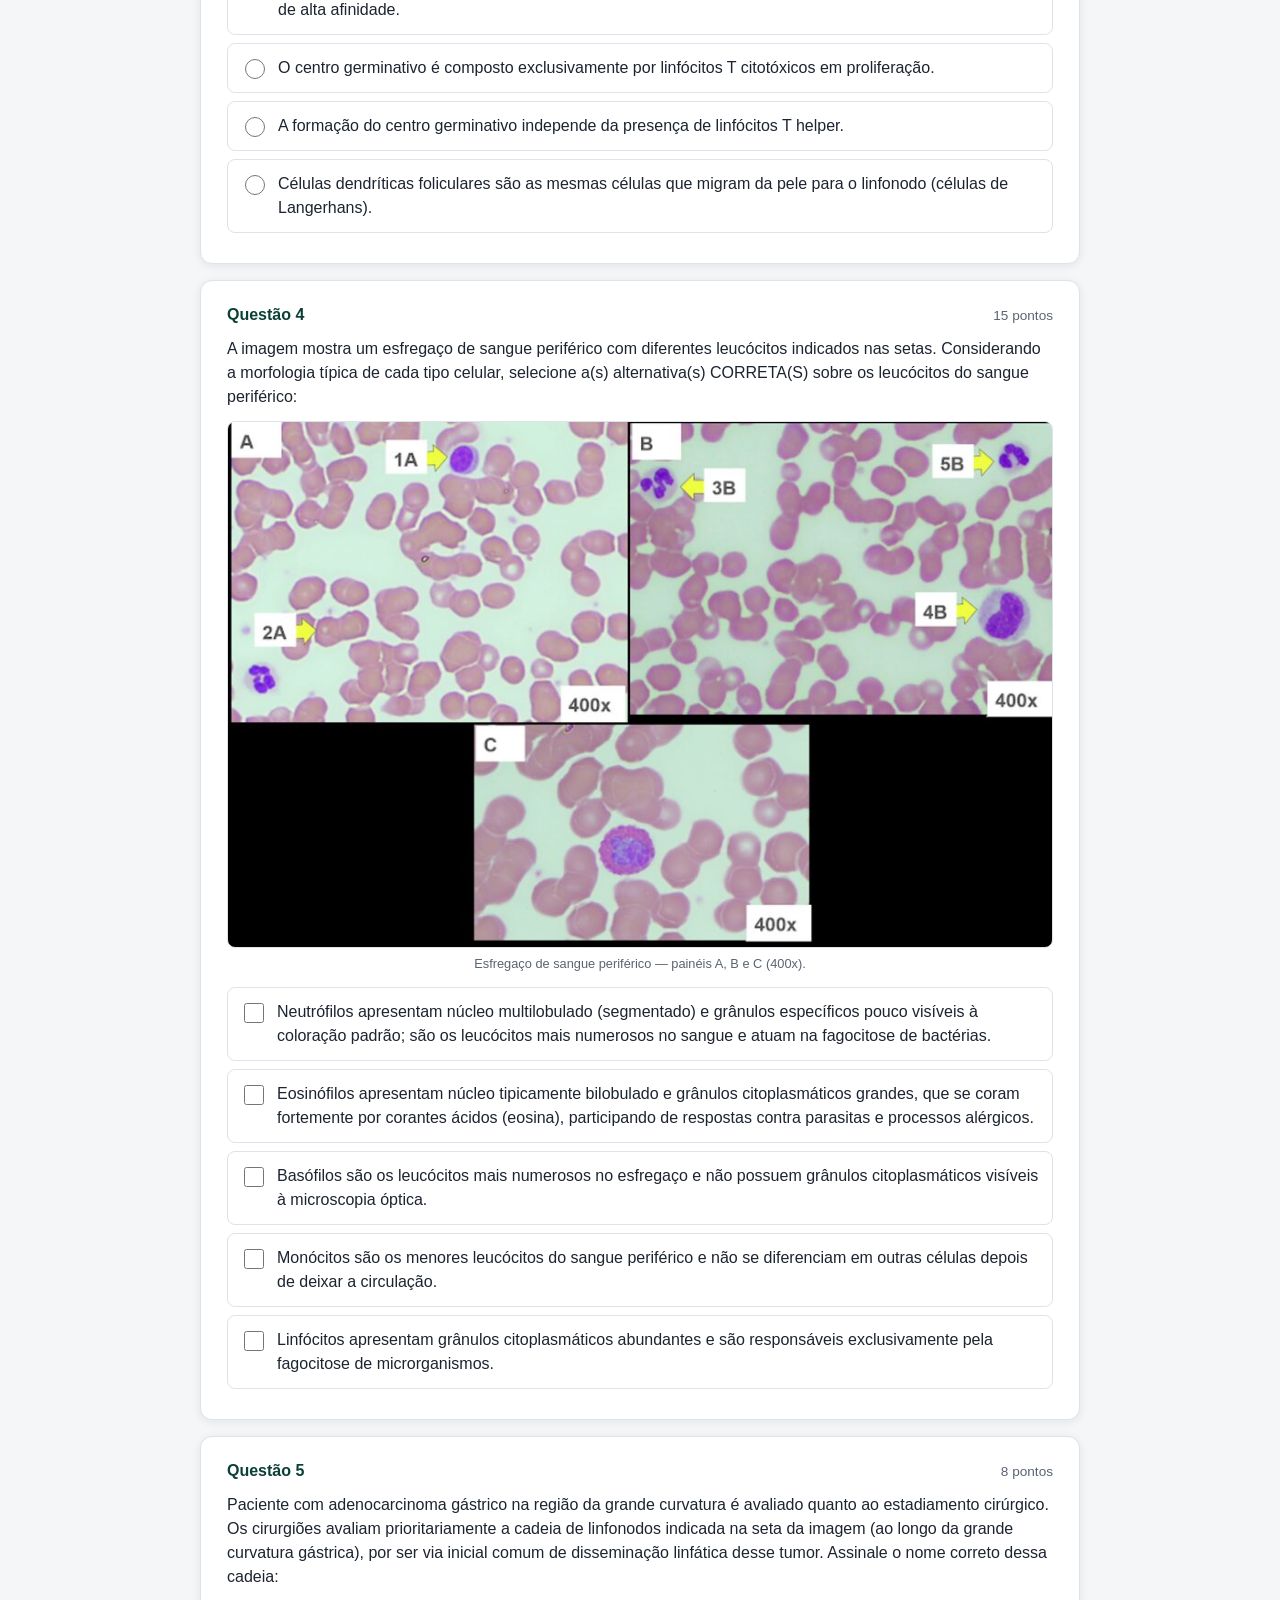
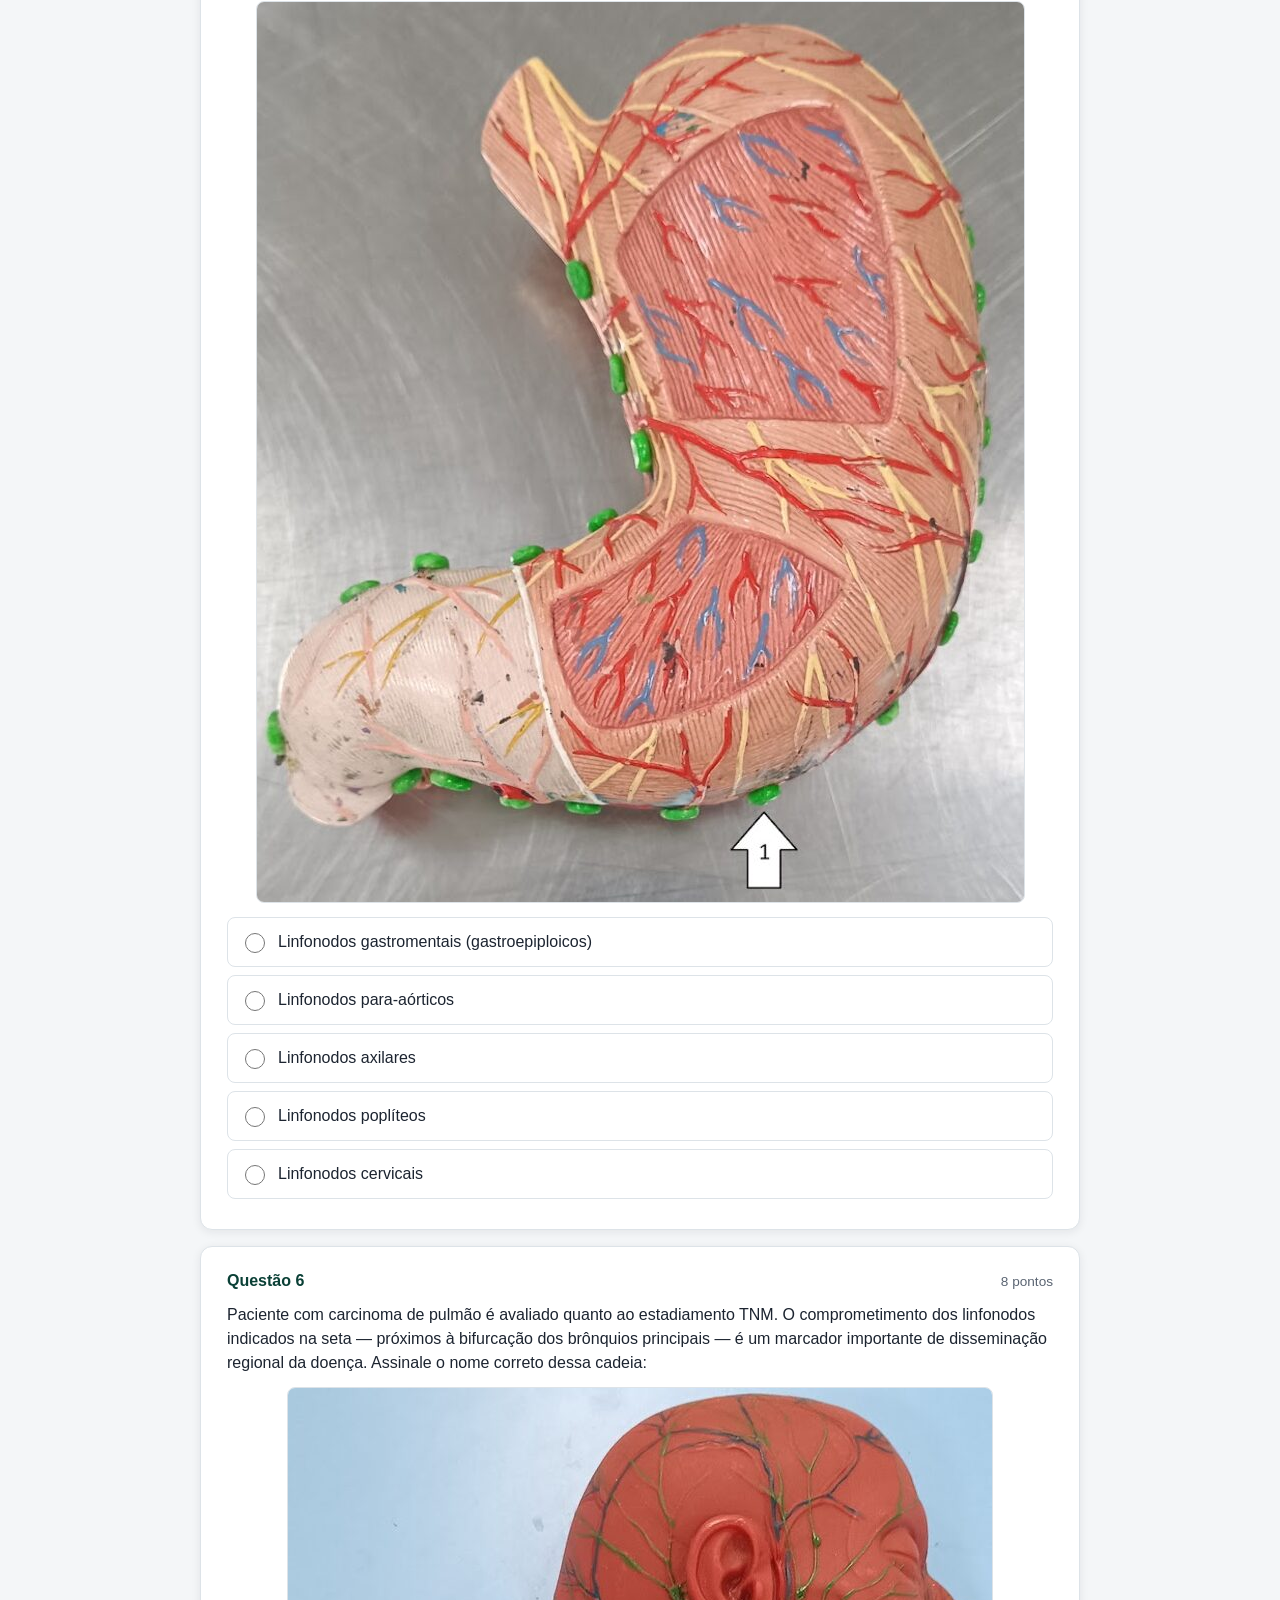
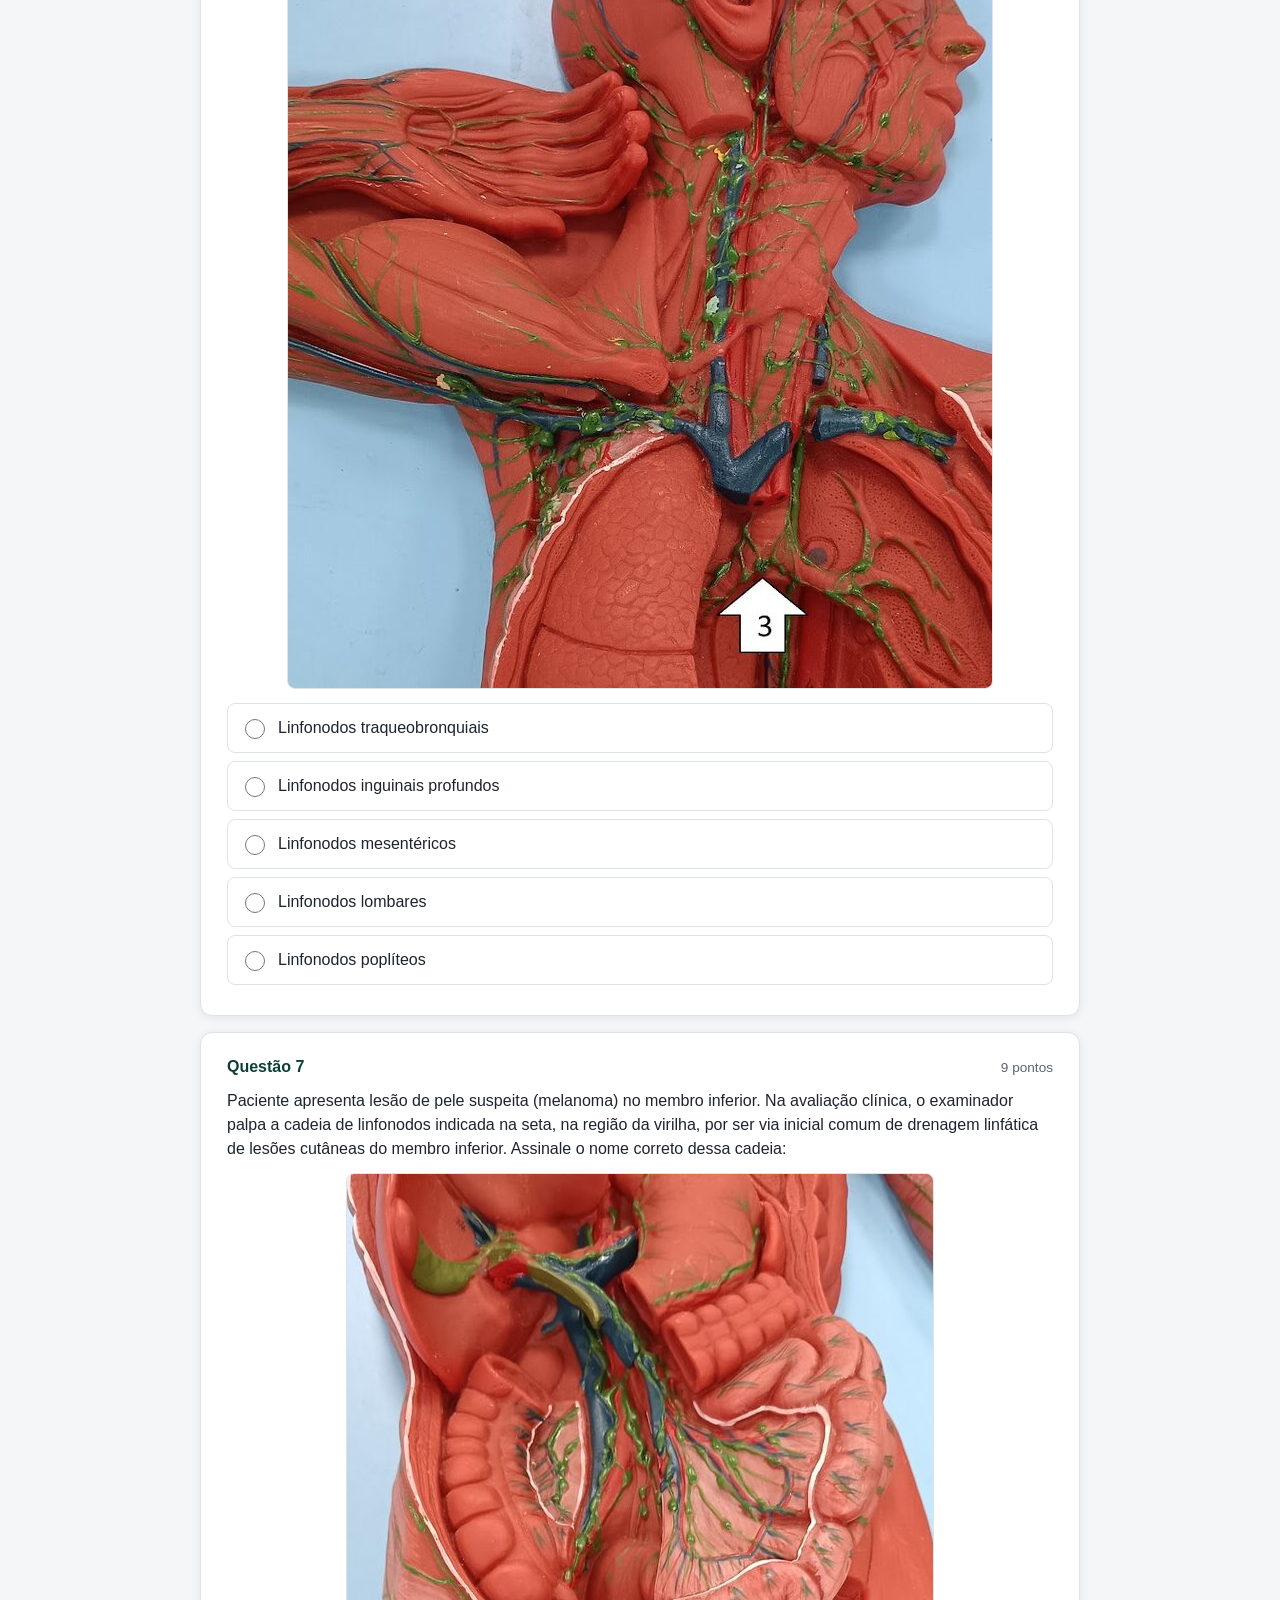
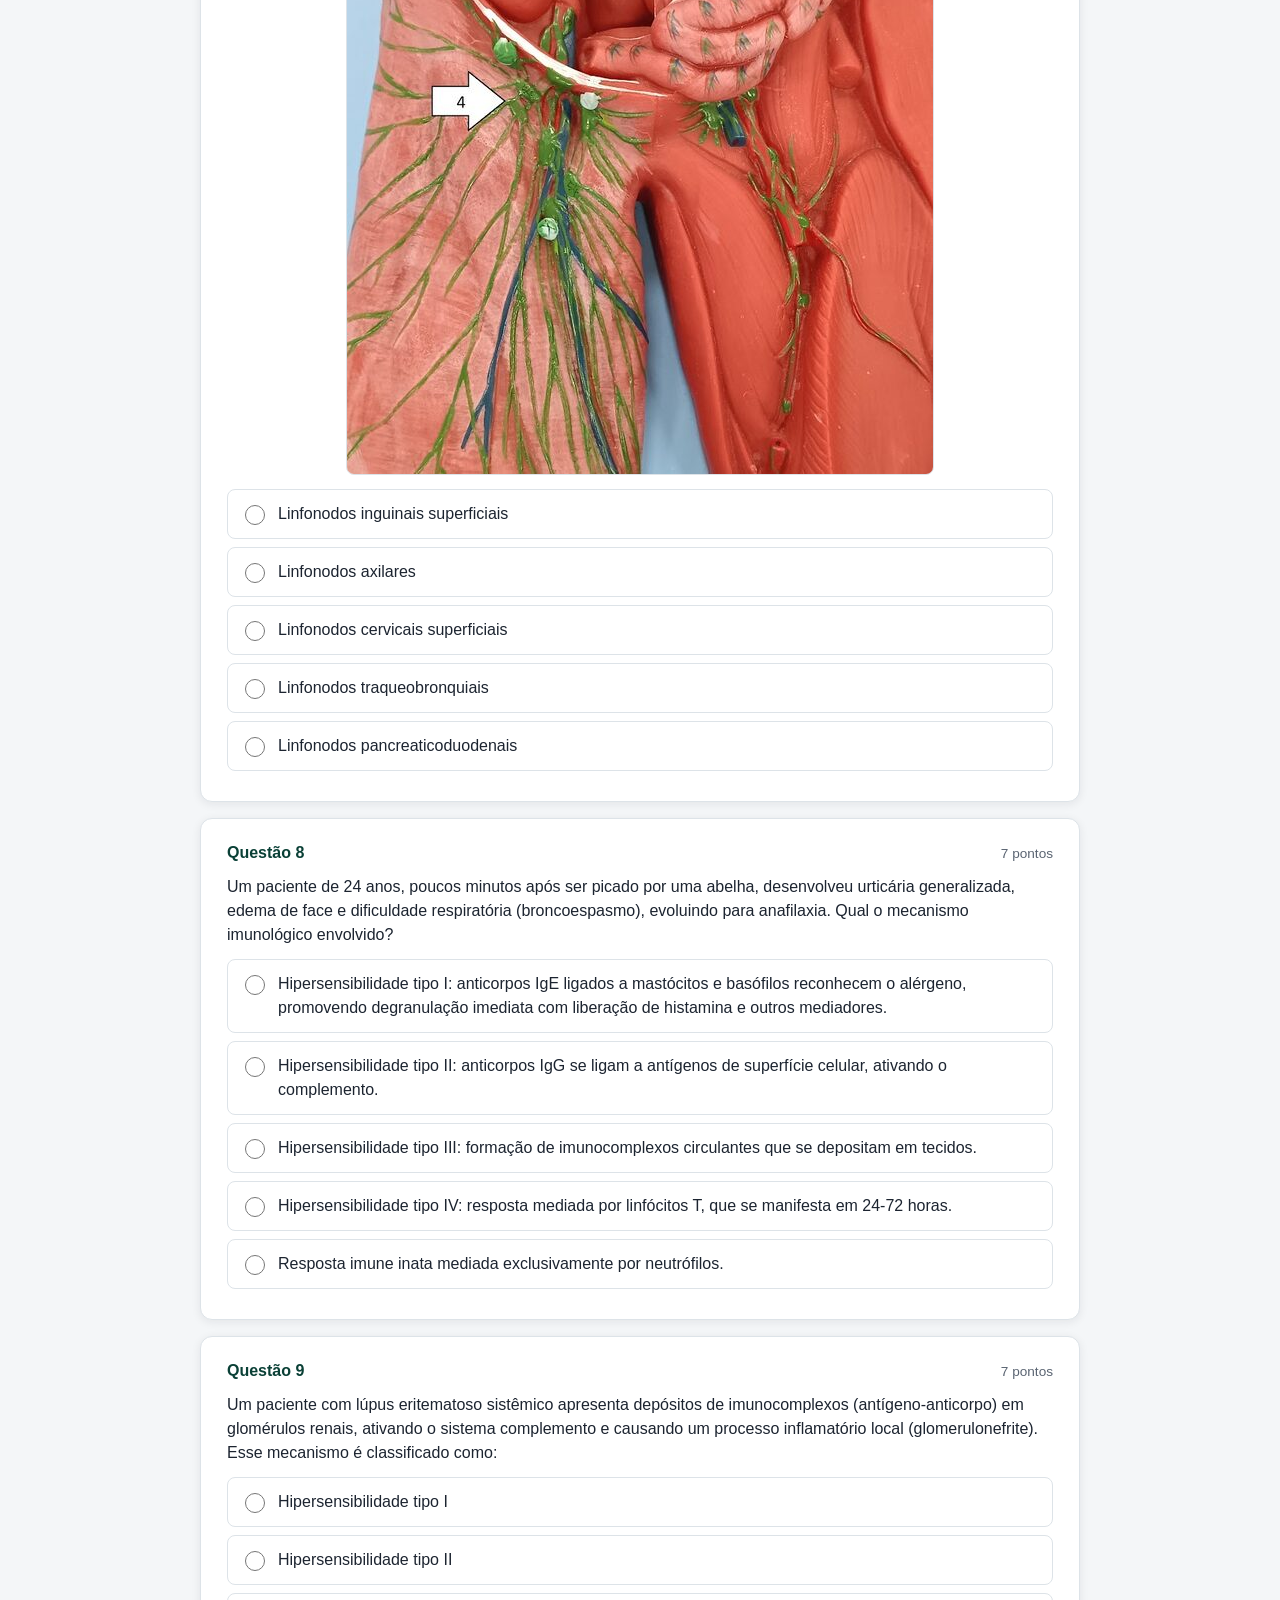
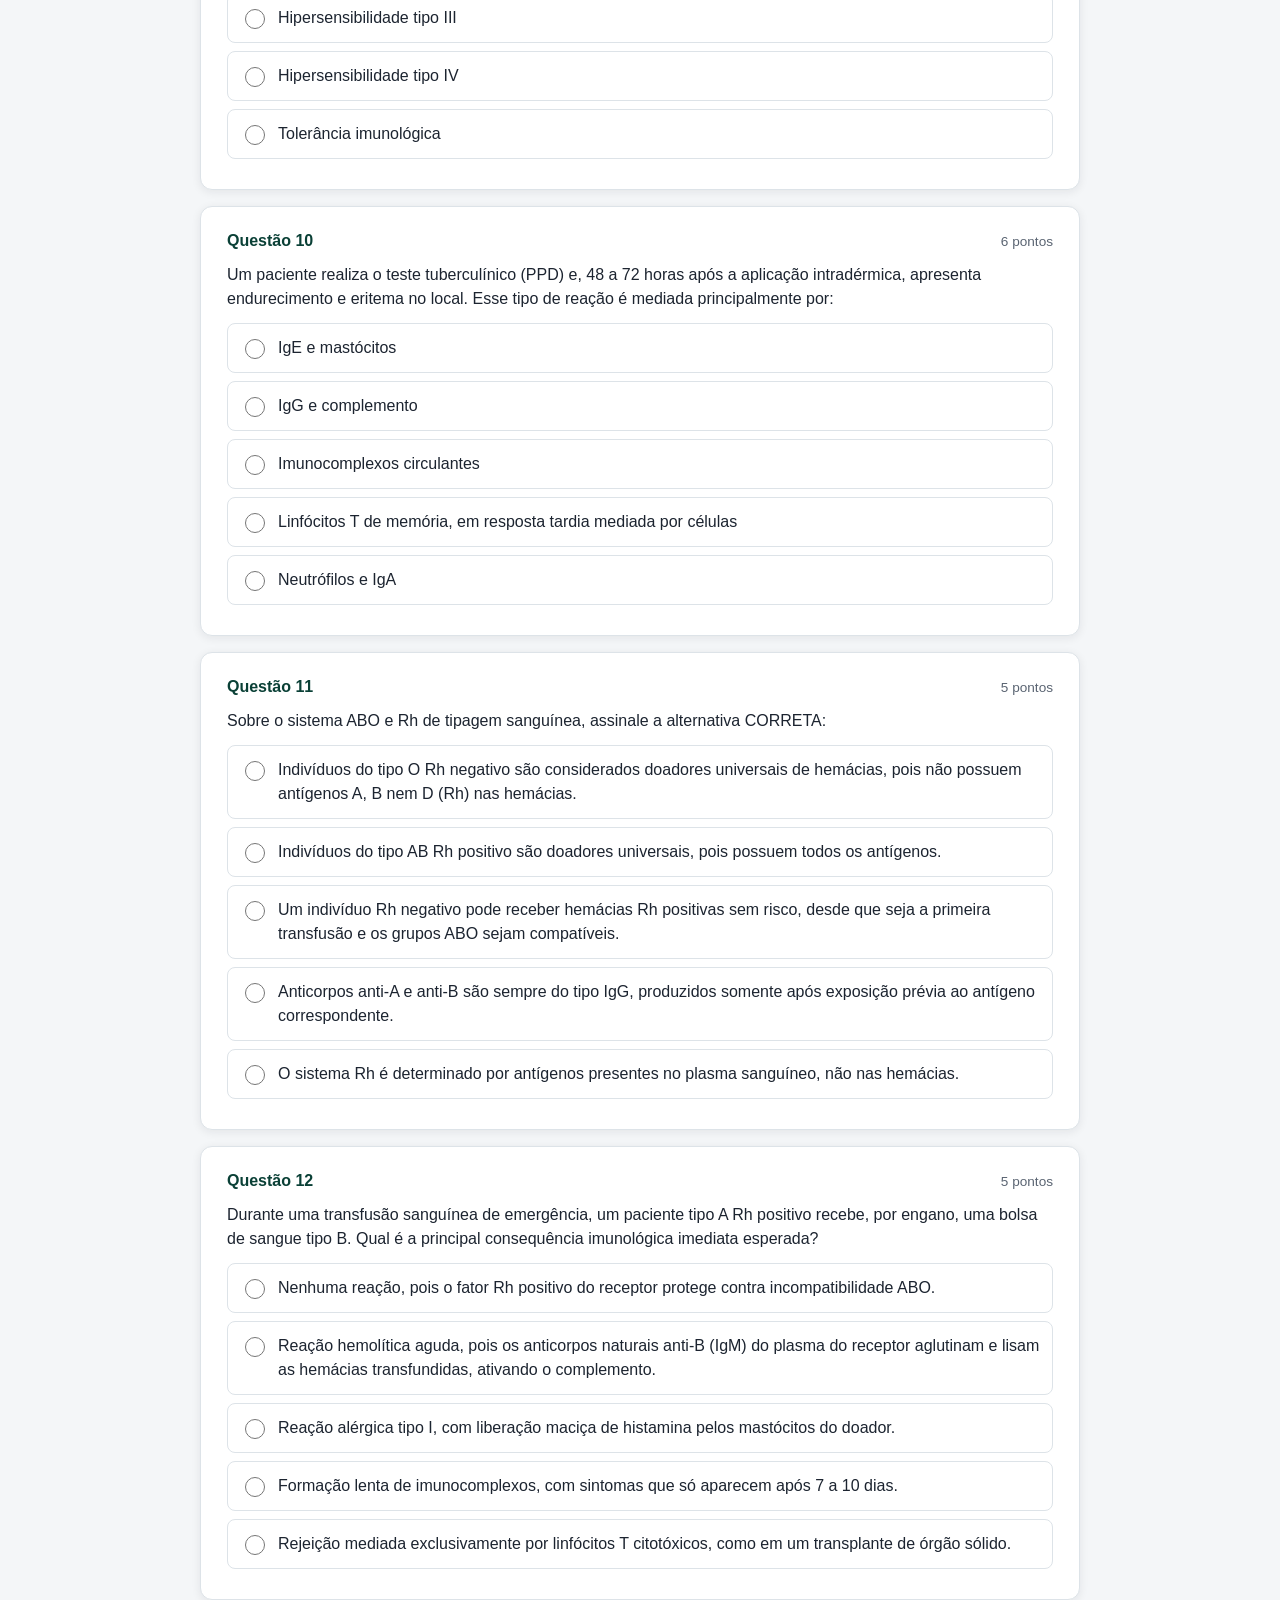
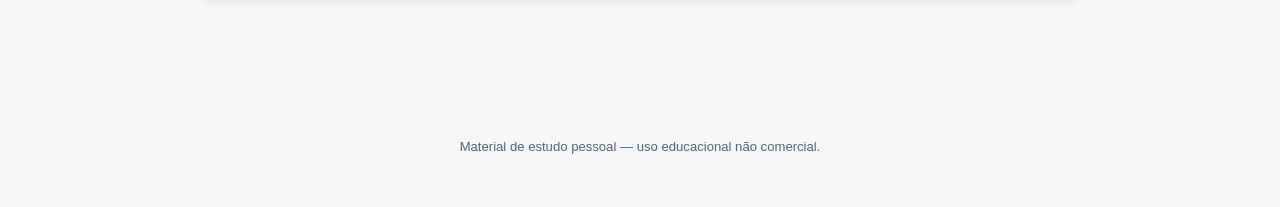
<file: prova2.html>
<!DOCTYPE html>
<html lang="pt-BR">
<head>
<meta charset="UTF-8">
<meta name="viewport" content="width=device-width, initial-scale=1, maximum-scale=1">
<title>Prova 2 — Histologia e Anatomia | Agressão e Defesa</title>
<link rel="stylesheet" href="assets/css/style.css">
</head>
<body>

<header class="site-header">
  <div class="inner">
    <h1>PROVA 2</h1>
    <p>Histologia, Anatomia e Imunologia — Módulo Agressão e Defesa</p>
  </div>
</header>

<div class="breadcrumb"><a href="index.html">&larr; Voltar para a lista de provas</a></div>

<main>
  <div id="quiz-app"></div>
</main>

<footer class="site-footer">
  Material de estudo pessoal — uso educacional não comercial.
</footer>

<script src="assets/js/engine.js"></script>
<script>
const examData = {
  title: "PROVA 2 — Histologia e Anatomia: Agressão e Defesa",
  subject: "Baço · Timo (esquema) · Centro germinativo do linfonodo · Leucócitos · Anatomia clínica dos linfonodos · Hipersensibilidade (tipos I-IV) · Sistema ABO/Rh",
  questions: [
    {
      type: "single",
      points: 10,
      prompt: "Observe o esquema do baço. A região ao redor da arteríola central, organizada por linfócitos T e B, corresponde à polpa branca. Assinale a alternativa CORRETA sobre a histofisiologia esplênica:",
      image: "assets/img/prova2/baco-esquema.svg",
      imageAlt: "Esquema do baço mostrando polpa branca, polpa vermelha, zona marginal e hilo esplênico",
      options: [
        "A polpa branca é formada pela bainha linfática periarteriolar (PALS, rica em linfócitos T) e por folículos linfoides com centro germinativo (ricos em linfócitos B); a polpa vermelha é responsável pela filtração e remoção de hemácias senescentes.",
        "A polpa vermelha é a principal responsável pela resposta imune adaptativa contra antígenos circulantes no sangue, enquanto a polpa branca apenas armazena hemácias.",
        "A zona marginal, situada entre a polpa branca e a vermelha, não possui função imunológica relevante.",
        "A artéria central, situada na polpa vermelha, não emite ramos para a polpa branca.",
        "Os centros germinativos da polpa branca são responsáveis pela hematopoese no baço adulto."
      ],
      correctIndex: 0,
      explanation: "A polpa branca (PALS + folículos linfoides) é a região linfoide do baço, responsável pela resposta imune adaptativa contra antígenos transportados pelo sangue. A polpa vermelha (cordões esplênicos e seios venosos) filtra o sangue, removendo hemácias senescentes e partículas. A zona marginal, entre as duas polpas, é rica em macrófagos e linfócitos B especializados, sendo a primeira linha de contato com antígenos sanguíneos. A artéria central percorre a polpa branca (daí o nome) antes de se ramificar na polpa vermelha. No baço adulto normal não há hematopoese relevante (esta ocorre na medula óssea)."
    },
    {
      type: "truefalse-group",
      points: 10,
      prompt: "Com base no esquema do lóbulo tímico (córtex, medula, corpúsculo de Hassall e barreira hematotímica), classifique as afirmações como Verdadeiras ou Falsas:",
      image: "assets/img/prova2/timo-esquema.svg",
      imageAlt: "Esquema de um lóbulo do timo mostrando córtex, medula, corpúsculo de Hassall e barreira hematotímica",
      items: [
        { text: "O córtex tímico é mais denso em células (timócitos) do que a medula.", correct: true },
        { text: "A barreira hematotímica, formada por células epiteliais reticulares tipo I, capilares e macrófagos, protege os timócitos corticais imaturos do contato com antígenos circulantes no sangue.", correct: true },
        { text: "Os corpúsculos de Hassall são formados por células epiteliais reticulares tipo VI e estão localizados no córtex tímico.", correct: false },
        { text: "A medula tímica, apesar de menos densa em células, contém linfócitos T já maduros, prontos para deixar o órgão pelos vasos sanguíneos.", correct: true },
        { text: "Como a medula tímica não possui uma barreira tão seletiva quanto o córtex, células dendríticas e macrófagos ali presentes podem apresentar autoantígenos aos linfócitos T, contribuindo para a seleção negativa.", correct: true }
      ],
      explanation: "O córtex tímico é densamente povoado por timócitos imaturos, enquanto a medula é menos densa. A barreira hematotímica (células epiteliais tipo I + endotélio capilar + macrófagos) isola o córtex do sangue circulante, evitando contato precoce de timócitos imaturos com antígenos. Os corpúsculos de Hassall (células epiteliais tipo VI) ficam na MEDULA, não no córtex. A medula contém timócitos já selecionados (maduros), prestes a migrar para a circulação, e, por ser menos 'protegida', permite que células apresentadoras de antígeno exponham autoantígenos aos linfócitos T, processo importante para a seleção negativa (eliminação de clones autorreativos)."
    },
    {
      type: "single",
      points: 10,
      prompt: "A imagem mostra um linfonodo com folículos linfoides, alguns com centro germinativo evidente. Sobre a histofisiologia dos folículos e centros germinativos, assinale a alternativa CORRETA:",
      image: "assets/img/prova1/linfonodo-corticomedular.jpg",
      imageAlt: "Linfonodo evidenciando folículos linfoides com e sem centro germinativo",
      options: [
        "Centros germinativos surgem após a ativação de linfócitos B por antígenos, com proliferação, hipermutação somática e seleção de clones de maior afinidade, auxiliados por linfócitos T helper foliculares e células dendríticas foliculares.",
        "Os folículos linfoides primários (sem centro germinativo) já contêm plasmócitos secretores de anticorpos de alta afinidade.",
        "O centro germinativo é composto exclusivamente por linfócitos T citotóxicos em proliferação.",
        "A formação do centro germinativo independe da presença de linfócitos T helper.",
        "Células dendríticas foliculares são as mesmas células que migram da pele para o linfonodo (células de Langerhans)."
      ],
      correctIndex: 0,
      explanation: "O centro germinativo é o local da reação de centro germinativo: linfócitos B ativados proliferam intensamente, sofrem hipermutação somática (alterando a afinidade de seus receptores) e são selecionados conforme a afinidade pelo antígeno, com auxílio de linfócitos T helper foliculares (Tfh) e das células dendríticas foliculares (que retêm antígeno em sua superfície, mas NÃO são as mesmas células de Langerhans, que são células apresentadoras de antígeno da epiderme). Folículos primários (sem centro germinativo) contêm linfócitos B ainda não ativados, sem plasmócitos de alta afinidade. A formação do centro germinativo DEPENDE de linfócitos T helper."
    },
    {
      type: "multiple",
      points: 15,
      prompt: "A imagem mostra um esfregaço de sangue periférico com diferentes leucócitos indicados nas setas. Considerando a morfologia típica de cada tipo celular, selecione a(s) alternativa(s) CORRETA(S) sobre os leucócitos do sangue periférico:",
      image: "assets/img/prova1/sangue-leucocitos.jpg",
      imageAlt: "Esfregaço de sangue periférico com diferentes leucócitos indicados",
      imageCaption: "Esfregaço de sangue periférico — painéis A, B e C (400x).",
      options: [
        "Neutrófilos apresentam núcleo multilobulado (segmentado) e grânulos específicos pouco visíveis à coloração padrão; são os leucócitos mais numerosos no sangue e atuam na fagocitose de bactérias.",
        "Eosinófilos apresentam núcleo tipicamente bilobulado e grânulos citoplasmáticos grandes, que se coram fortemente por corantes ácidos (eosina), participando de respostas contra parasitas e processos alérgicos.",
        "Basófilos são os leucócitos mais numerosos no esfregaço e não possuem grânulos citoplasmáticos visíveis à microscopia óptica.",
        "Monócitos são os menores leucócitos do sangue periférico e não se diferenciam em outras células depois de deixar a circulação.",
        "Linfócitos apresentam grânulos citoplasmáticos abundantes e são responsáveis exclusivamente pela fagocitose de microrganismos."
      ],
      correctIndexes: [0, 1],
      explanation: "Neutrófilos (núcleo segmentado, grânulos discretos) são os leucócitos mais abundantes e principais fagócitos contra bactérias. Eosinófilos (núcleo bilobulado, grânulos grandes corados por eosina) atuam contra parasitas e em reações alérgicas. Basófilos, ao contrário do afirmado, são os leucócitos MENOS numerosos e possuem grânulos basofílicos bem visíveis. Monócitos são as MAIORES células do sangue periférico (não as menores) e se diferenciam em macrófagos e células dendríticas nos tecidos. Linfócitos têm citoplasma escasso, sem grânulos abundantes, e atuam principalmente na resposta imune adaptativa (não na fagocitose)."
    },
    {
      type: "single",
      points: 8,
      prompt: "Paciente com adenocarcinoma gástrico na região da grande curvatura é avaliado quanto ao estadiamento cirúrgico. Os cirurgiões avaliam prioritariamente a cadeia de linfonodos indicada na seta da imagem (ao longo da grande curvatura gástrica), por ser via inicial comum de disseminação linfática desse tumor. Assinale o nome correto dessa cadeia:",
      image: "assets/img/prova1/anat-gastromentais.jpg",
      imageAlt: "Modelo anatômico do estômago com seta indicando cadeia de linfonodos",
      options: [
        "Linfonodos gastromentais (gastroepiploicos)",
        "Linfonodos para-aórticos",
        "Linfonodos axilares",
        "Linfonodos poplíteos",
        "Linfonodos cervicais"
      ],
      correctIndex: 0,
      explanation: "Os linfonodos gastromentais (gastroepiploicos) acompanham os vasos gastroepiploicos ao longo da grande curvatura gástrica e costumam ser uma das primeiras cadeias avaliadas no estadiamento linfonodal do câncer gástrico nessa topografia."
    },
    {
      type: "single",
      points: 8,
      prompt: "Paciente com carcinoma de pulmão é avaliado quanto ao estadiamento TNM. O comprometimento dos linfonodos indicados na seta — próximos à bifurcação dos brônquios principais — é um marcador importante de disseminação regional da doença. Assinale o nome correto dessa cadeia:",
      image: "assets/img/prova1/anat-traqueobronquiais.jpg",
      imageAlt: "Modelo anatômico de pescoço e tórax com seta indicando cadeia de linfonodos",
      options: [
        "Linfonodos traqueobronquiais",
        "Linfonodos inguinais profundos",
        "Linfonodos mesentéricos",
        "Linfonodos lombares",
        "Linfonodos poplíteos"
      ],
      correctIndex: 0,
      explanation: "Os linfonodos traqueobronquiais situam-se na região da bifurcação da traqueia e dos brônquios principais, sendo uma estação linfonodal relevante no estadiamento regional de neoplasias pulmonares."
    },
    {
      type: "single",
      points: 9,
      prompt: "Paciente apresenta lesão de pele suspeita (melanoma) no membro inferior. Na avaliação clínica, o examinador palpa a cadeia de linfonodos indicada na seta, na região da virilha, por ser via inicial comum de drenagem linfática de lesões cutâneas do membro inferior. Assinale o nome correto dessa cadeia:",
      image: "assets/img/prova1/anat-inguinais.jpg",
      imageAlt: "Modelo anatômico de membro inferior com seta indicando cadeia de linfonodos",
      options: [
        "Linfonodos inguinais superficiais",
        "Linfonodos axilares",
        "Linfonodos cervicais superficiais",
        "Linfonodos traqueobronquiais",
        "Linfonodos pancreaticoduodenais"
      ],
      correctIndex: 0,
      explanation: "Os linfonodos inguinais superficiais drenam a pele do membro inferior, períneo e parede abdominal inferior, sendo a primeira estação linfonodal avaliada em lesões cutâneas suspeitas do membro inferior, como no melanoma."
    },
    {
      type: "single",
      points: 7,
      prompt: "Um paciente de 24 anos, poucos minutos após ser picado por uma abelha, desenvolveu urticária generalizada, edema de face e dificuldade respiratória (broncoespasmo), evoluindo para anafilaxia. Qual o mecanismo imunológico envolvido?",
      options: [
        "Hipersensibilidade tipo I: anticorpos IgE ligados a mastócitos e basófilos reconhecem o alérgeno, promovendo degranulação imediata com liberação de histamina e outros mediadores.",
        "Hipersensibilidade tipo II: anticorpos IgG se ligam a antígenos de superfície celular, ativando o complemento.",
        "Hipersensibilidade tipo III: formação de imunocomplexos circulantes que se depositam em tecidos.",
        "Hipersensibilidade tipo IV: resposta mediada por linfócitos T, que se manifesta em 24-72 horas.",
        "Resposta imune inata mediada exclusivamente por neutrófilos."
      ],
      correctIndex: 0,
      explanation: "A reação imediata (minutos) após exposição a um alérgeno, com urticária, edema e broncoespasmo evoluindo para anafilaxia, é o quadro clássico de hipersensibilidade tipo I: IgE pré-formada, ligada a receptores de alta afinidade em mastócitos e basófilos, reconhece o alérgeno e desencadeia degranulação imediata (histamina, triptase, leucotrienos), causando vasodilatação, aumento de permeabilidade vascular e broncoespasmo."
    },
    {
      type: "single",
      points: 7,
      prompt: "Um paciente com lúpus eritematoso sistêmico apresenta depósitos de imunocomplexos (antígeno-anticorpo) em glomérulos renais, ativando o sistema complemento e causando um processo inflamatório local (glomerulonefrite). Esse mecanismo é classificado como:",
      options: [
        "Hipersensibilidade tipo I",
        "Hipersensibilidade tipo II",
        "Hipersensibilidade tipo III",
        "Hipersensibilidade tipo IV",
        "Tolerância imunológica"
      ],
      correctIndex: 2,
      explanation: "A hipersensibilidade tipo III é mediada por imunocomplexos (antígeno-anticorpo) circulantes que se depositam em tecidos (como glomérulos renais, vasos e articulações), ativando o complemento e recrutando neutrófilos, o que gera inflamação local e lesão tecidual — mecanismo clássico do lúpus eritematoso sistêmico e da glomerulonefrite lúpica."
    },
    {
      type: "single",
      points: 6,
      prompt: "Um paciente realiza o teste tuberculínico (PPD) e, 48 a 72 horas após a aplicação intradérmica, apresenta endurecimento e eritema no local. Esse tipo de reação é mediada principalmente por:",
      options: [
        "IgE e mastócitos",
        "IgG e complemento",
        "Imunocomplexos circulantes",
        "Linfócitos T de memória, em resposta tardia mediada por células",
        "Neutrófilos e IgA"
      ],
      correctIndex: 3,
      explanation: "A reação ao PPD é o exemplo clássico de hipersensibilidade tipo IV (tardia): linfócitos T de memória (principalmente Th1), previamente sensibilizados, reconhecem o antígeno e recrutam macrófagos ao local, formando um infiltrado que leva horas a dias para se desenvolver — daí o nome 'tardia', em contraste com as reações mediadas por anticorpos (tipos I, II e III), que são mais rápidas."
    },
    {
      type: "single",
      points: 5,
      prompt: "Sobre o sistema ABO e Rh de tipagem sanguínea, assinale a alternativa CORRETA:",
      options: [
        "Indivíduos do tipo O Rh negativo são considerados doadores universais de hemácias, pois não possuem antígenos A, B nem D (Rh) nas hemácias.",
        "Indivíduos do tipo AB Rh positivo são doadores universais, pois possuem todos os antígenos.",
        "Um indivíduo Rh negativo pode receber hemácias Rh positivas sem risco, desde que seja a primeira transfusão e os grupos ABO sejam compatíveis.",
        "Anticorpos anti-A e anti-B são sempre do tipo IgG, produzidos somente após exposição prévia ao antígeno correspondente.",
        "O sistema Rh é determinado por antígenos presentes no plasma sanguíneo, não nas hemácias."
      ],
      correctIndex: 0,
      explanation: "O tipo O Rh negativo não expressa antígenos A, B nem D na membrana das hemácias, por isso é o doador universal de hemácias. O tipo AB Rh positivo é o RECEPTOR universal (não doador), pois seu plasma não tem anticorpos anti-A, anti-B nem anti-D. Mesmo na primeira exposição, hemácias Rh+ em receptor Rh- podem sensibilizar o sistema imune, gerando risco em exposições futuras. Os anticorpos anti-A e anti-B são, em sua maioria, NATURAIS e do tipo IgM (não exigem exposição prévia conhecida). Os antígenos do sistema Rh ficam na membrana das hemácias, não no plasma."
    },
    {
      type: "single",
      points: 5,
      prompt: "Durante uma transfusão sanguínea de emergência, um paciente tipo A Rh positivo recebe, por engano, uma bolsa de sangue tipo B. Qual é a principal consequência imunológica imediata esperada?",
      options: [
        "Nenhuma reação, pois o fator Rh positivo do receptor protege contra incompatibilidade ABO.",
        "Reação hemolítica aguda, pois os anticorpos naturais anti-B (IgM) do plasma do receptor aglutinam e lisam as hemácias transfundidas, ativando o complemento.",
        "Reação alérgica tipo I, com liberação maciça de histamina pelos mastócitos do doador.",
        "Formação lenta de imunocomplexos, com sintomas que só aparecem após 7 a 10 dias.",
        "Rejeição mediada exclusivamente por linfócitos T citotóxicos, como em um transplante de órgão sólido."
      ],
      correctIndex: 1,
      explanation: "O receptor tipo A possui, naturalmente, anticorpos anti-B (IgM) em seu plasma. Ao receber hemácias tipo B, esses anticorpos se ligam ao antígeno B presente nas hemácias transfundidas, promovendo aglutinação e ativação do complemento pela via clássica, levando à hemólise intravascular imediata — um quadro potencialmente grave, com febre, calafrios e hemoglobinúria. O fator Rh não protege contra incompatibilidade ABO; são sistemas antigênicos independentes."
    }
  ]
};
renderExam(examData);
</script>
</body>
</html>
</file>
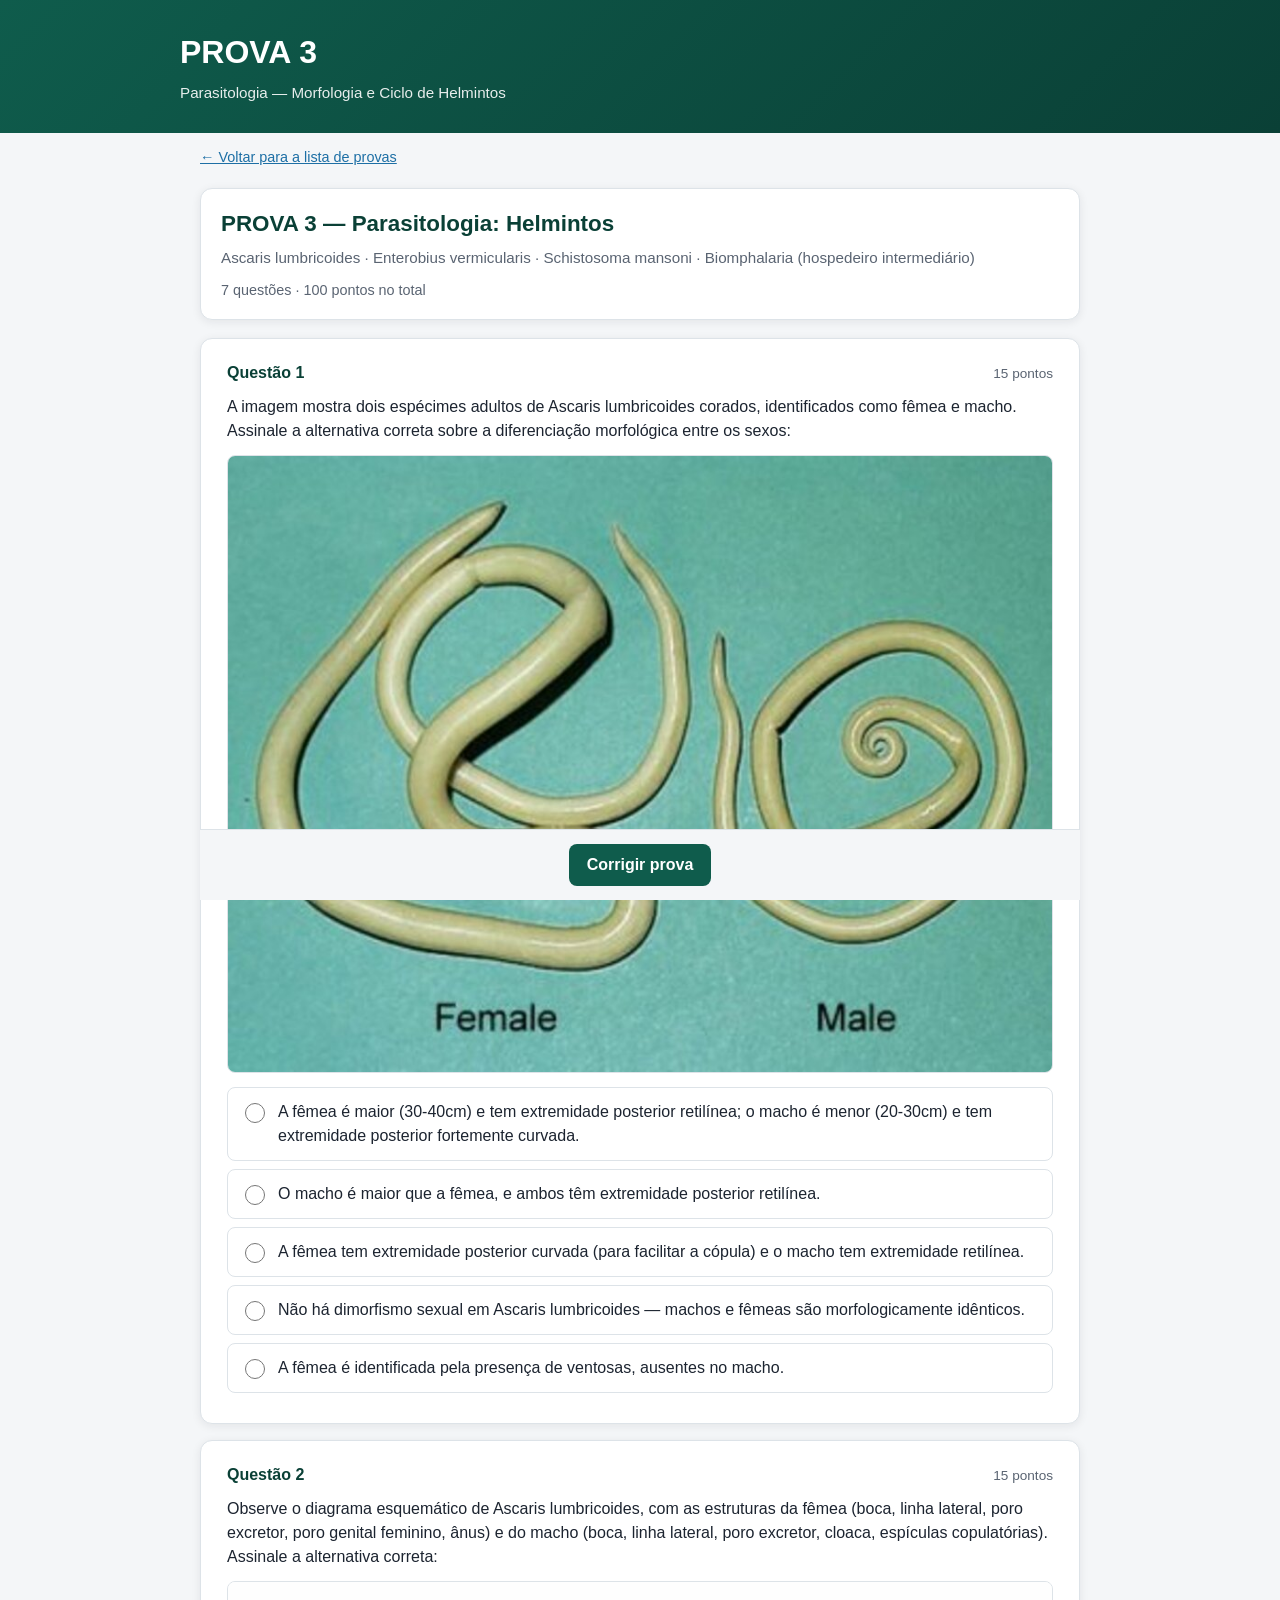
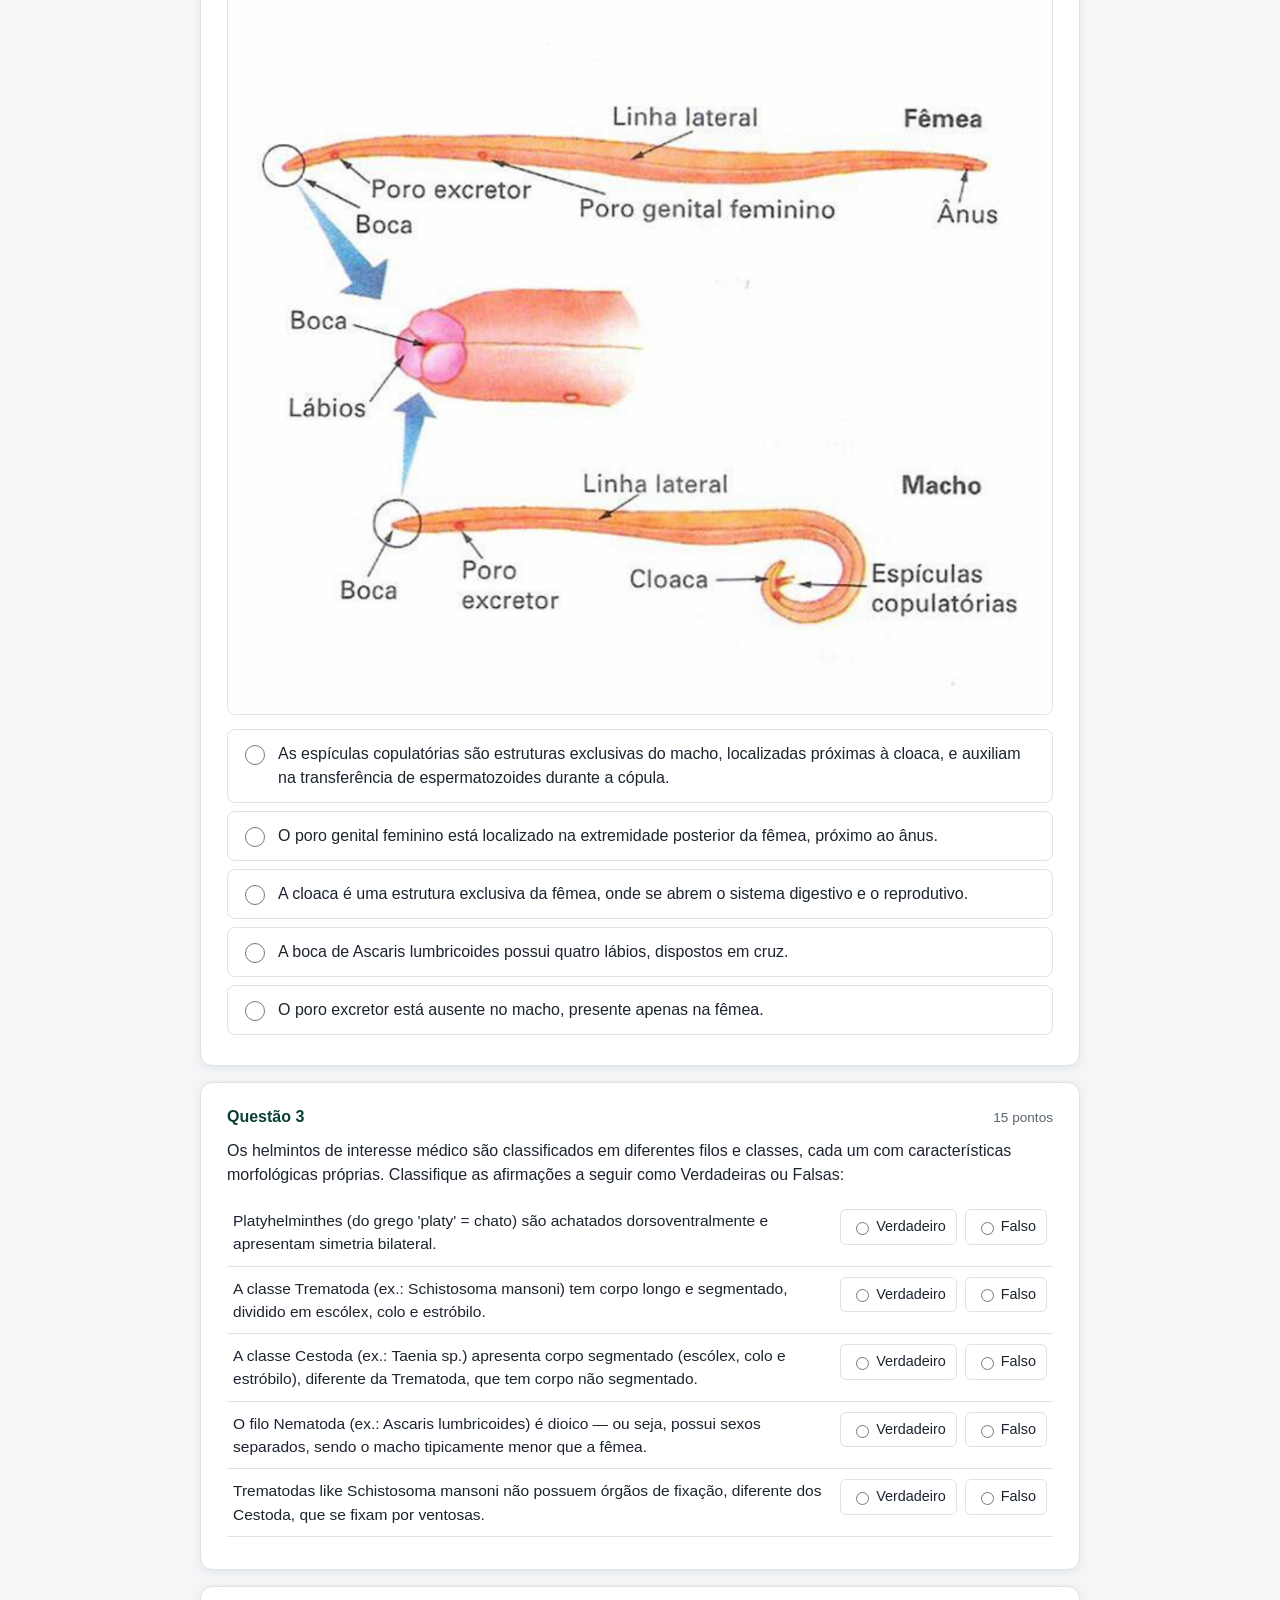
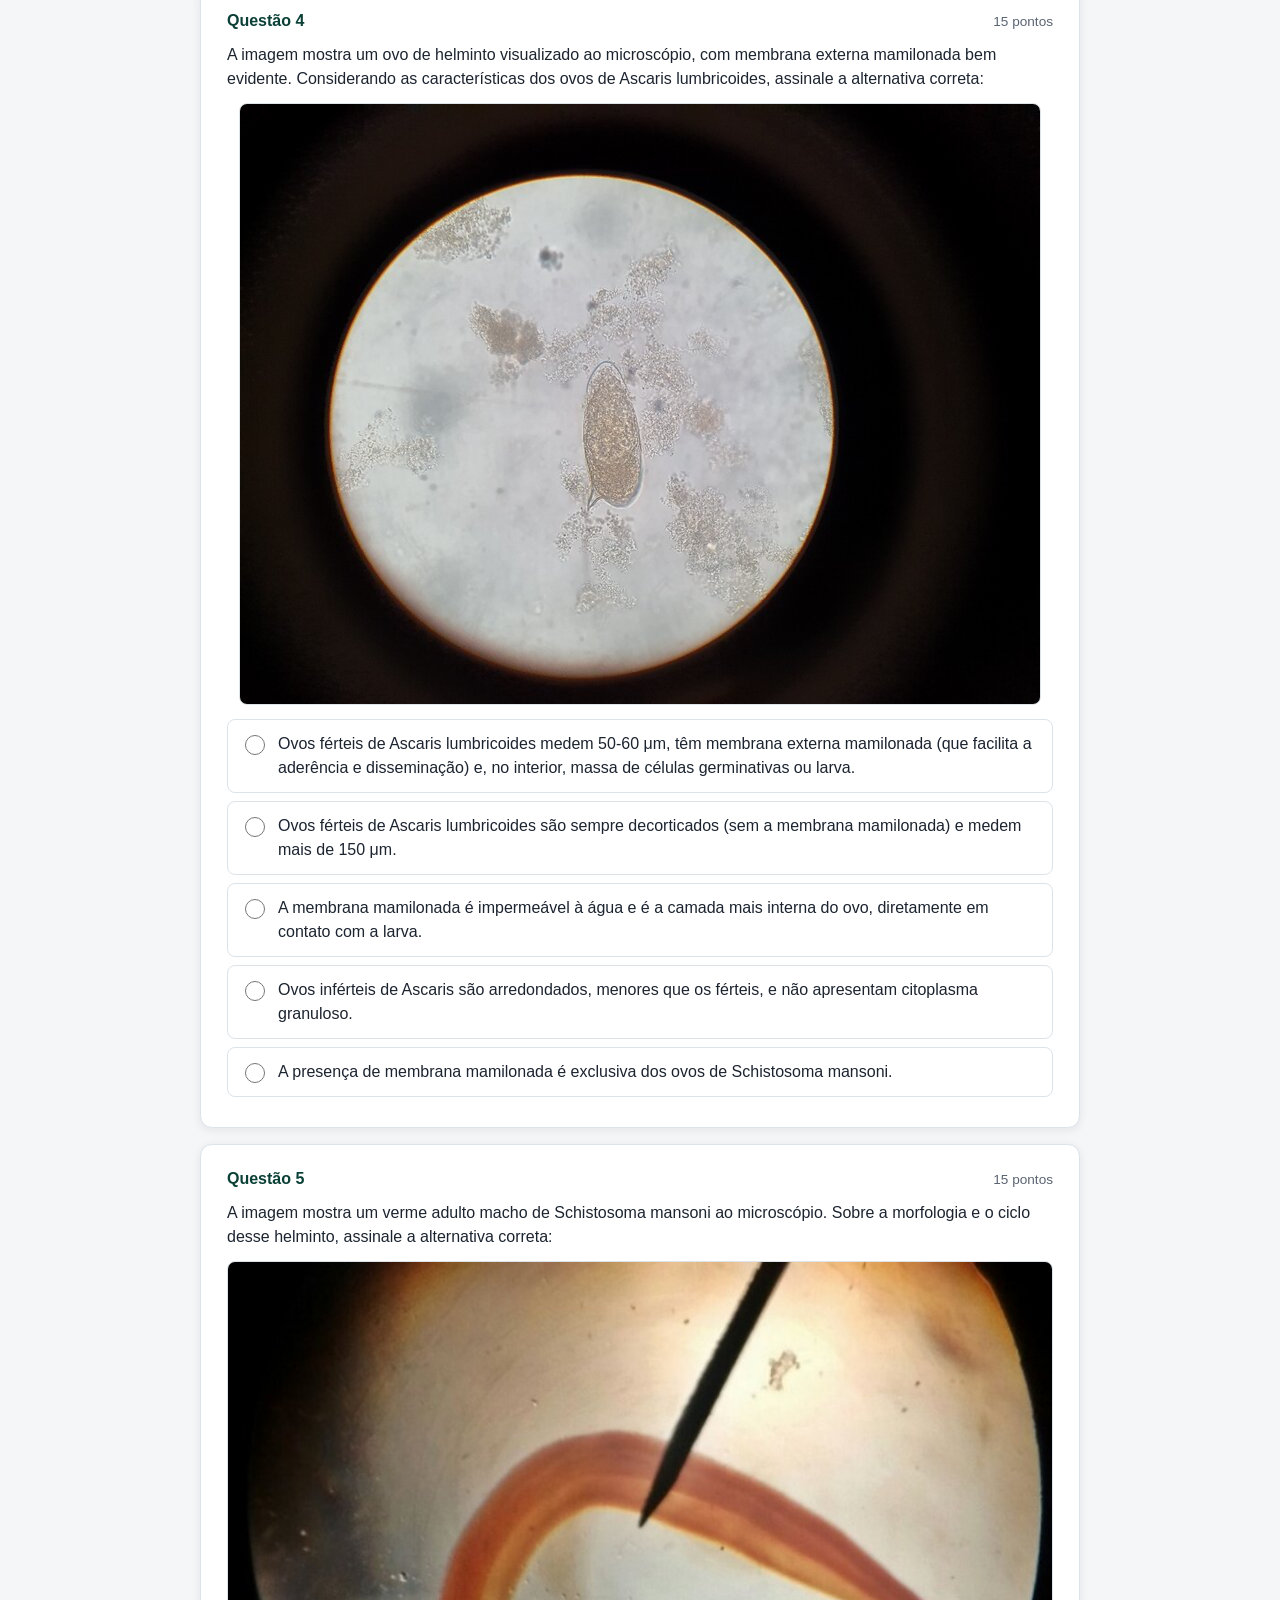
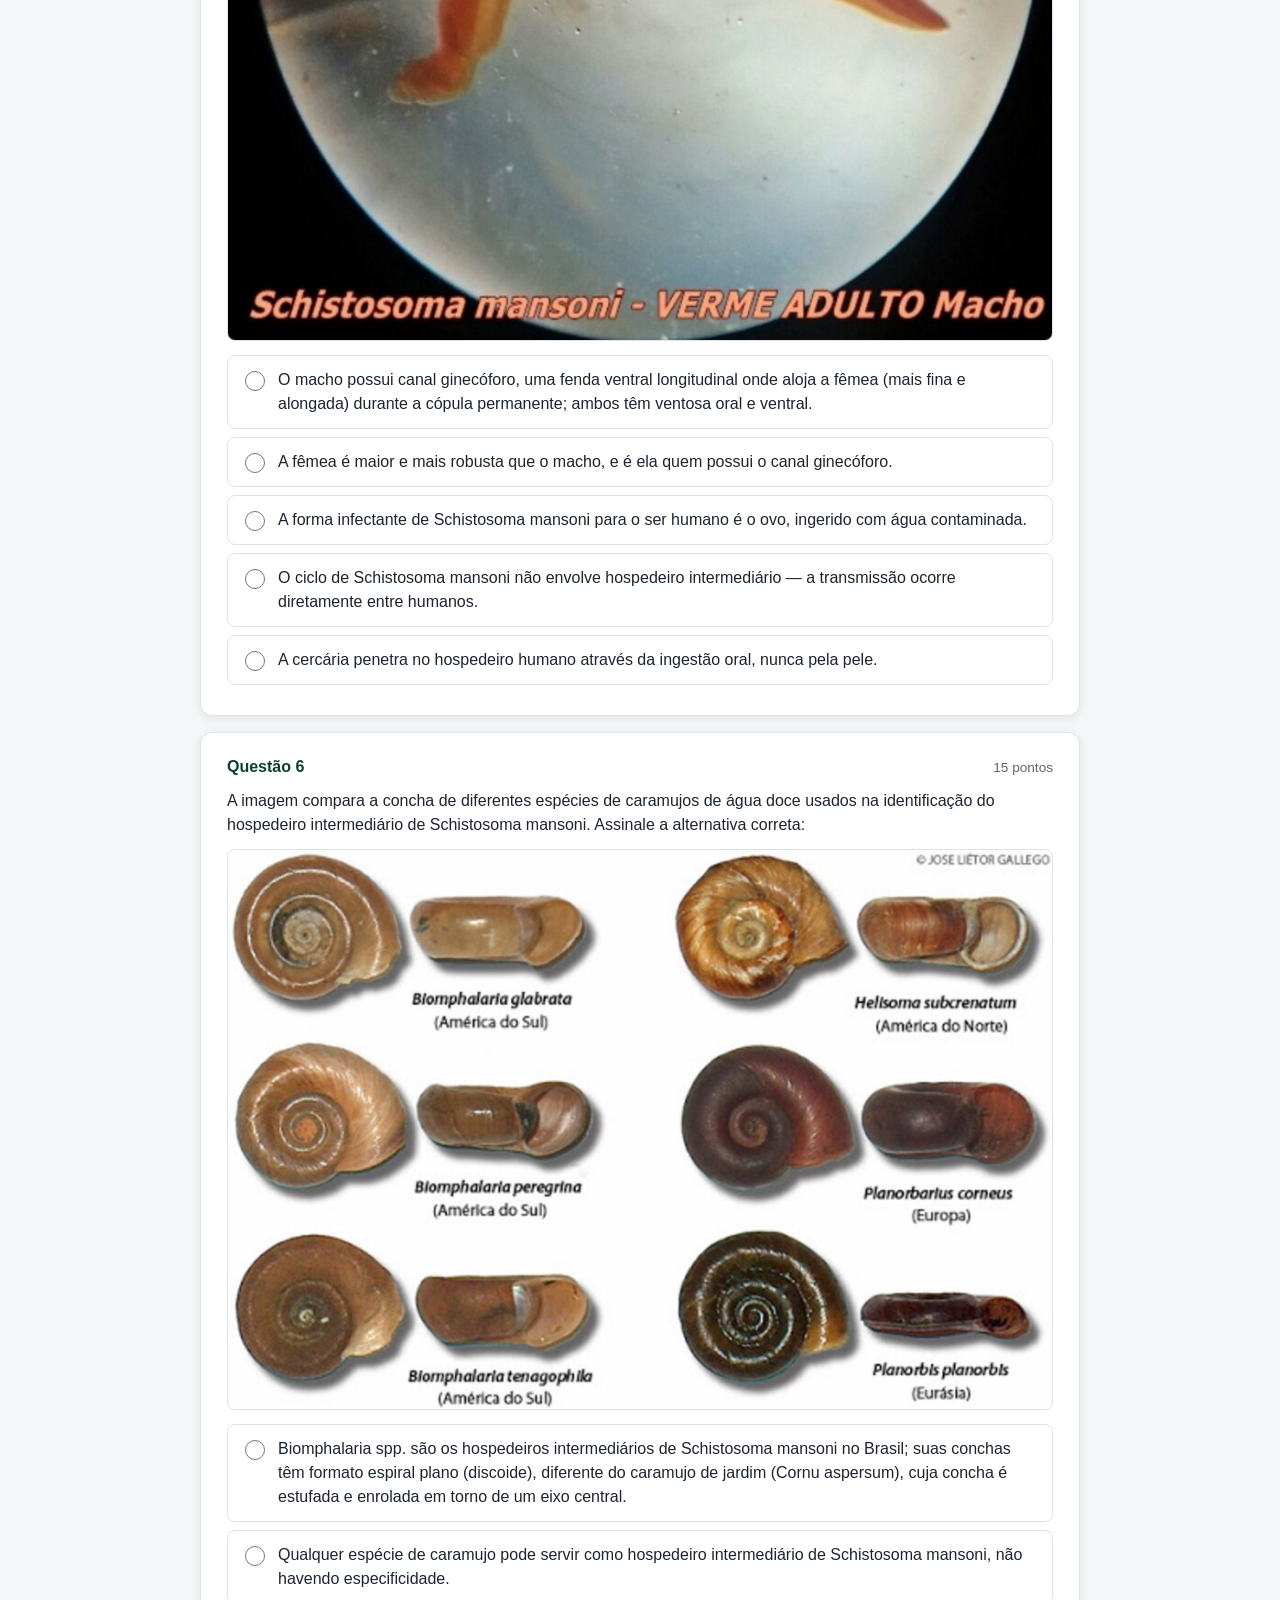
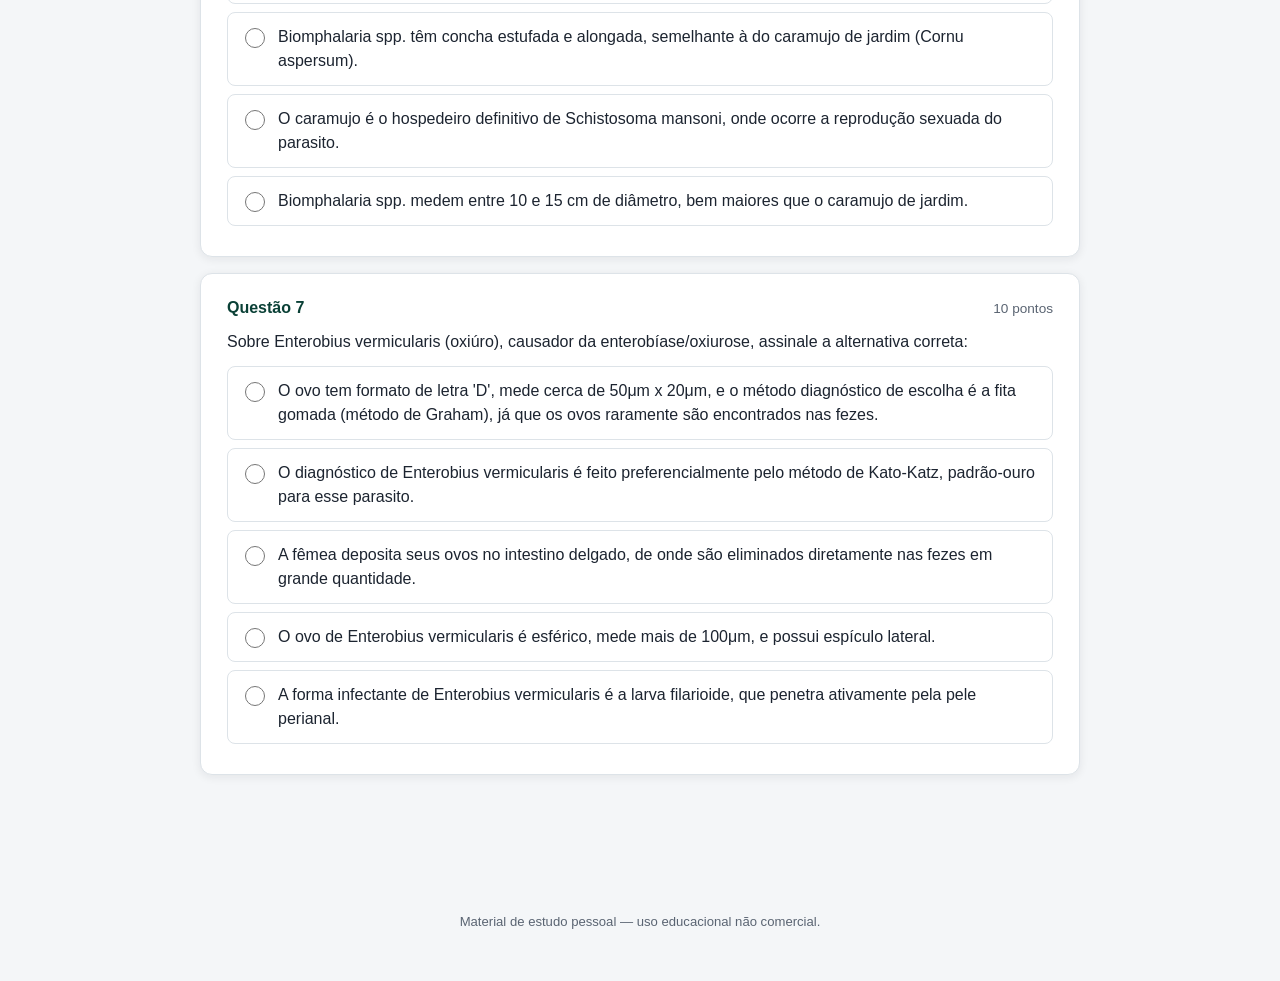
<file: prova3.html>
<!DOCTYPE html>
<html lang="pt-BR">
<head>
<meta charset="UTF-8">
<meta name="viewport" content="width=device-width, initial-scale=1, maximum-scale=1">
<title>Prova 3 — Parasitologia: Helmintos</title>
<link rel="stylesheet" href="assets/css/style.css">
</head>
<body>

<header class="site-header">
  <div class="inner">
    <h1>PROVA 3</h1>
    <p>Parasitologia — Morfologia e Ciclo de Helmintos</p>
  </div>
</header>

<div class="breadcrumb"><a href="index.html">&larr; Voltar para a lista de provas</a></div>

<main>
  <div id="quiz-app"></div>
</main>

<footer class="site-footer">
  Material de estudo pessoal — uso educacional não comercial.
</footer>

<script src="assets/js/engine.js"></script>
<script>
const examData = {
  title: "PROVA 3 — Parasitologia: Helmintos",
  subject: "Ascaris lumbricoides · Enterobius vermicularis · Schistosoma mansoni · Biomphalaria (hospedeiro intermediário)",
  questions: [
    {
      type: "single",
      points: 15,
      prompt: "A imagem mostra dois espécimes adultos de Ascaris lumbricoides corados, identificados como fêmea e macho. Assinale a alternativa correta sobre a diferenciação morfológica entre os sexos:",
      image: "assets/img/prova3/ascaris-adultos.jpg",
      imageAlt: "Vermes adultos de Ascaris lumbricoides, fêmea e macho",
      options: [
        "A fêmea é maior (30-40cm) e tem extremidade posterior retilínea; o macho é menor (20-30cm) e tem extremidade posterior fortemente curvada.",
        "O macho é maior que a fêmea, e ambos têm extremidade posterior retilínea.",
        "A fêmea tem extremidade posterior curvada (para facilitar a cópula) e o macho tem extremidade retilínea.",
        "Não há dimorfismo sexual em Ascaris lumbricoides — machos e fêmeas são morfologicamente idênticos.",
        "A fêmea é identificada pela presença de ventosas, ausentes no macho."
      ],
      correctIndex: 0,
      explanation: "Ascaris lumbricoides apresenta dimorfismo sexual: a fêmea é maior (30-40cm x 2-6mm) com extremidade posterior retilínea, enquanto o macho é menor (20-30cm x 2-6mm) com extremidade posterior fortemente curvada (característica que auxilia na cópula). Ventosas são estruturas de Trematoda (ex.: Schistosoma), não de Nematoda como Ascaris."
    },
    {
      type: "single",
      points: 15,
      prompt: "Observe o diagrama esquemático de Ascaris lumbricoides, com as estruturas da fêmea (boca, linha lateral, poro excretor, poro genital feminino, ânus) e do macho (boca, linha lateral, poro excretor, cloaca, espículas copulatórias). Assinale a alternativa correta:",
      image: "assets/img/prova3/ascaris-diagrama.jpg",
      imageAlt: "Diagrama esquemático de Ascaris lumbricoides fêmea e macho com estruturas indicadas",
      options: [
        "As espículas copulatórias são estruturas exclusivas do macho, localizadas próximas à cloaca, e auxiliam na transferência de espermatozoides durante a cópula.",
        "O poro genital feminino está localizado na extremidade posterior da fêmea, próximo ao ânus.",
        "A cloaca é uma estrutura exclusiva da fêmea, onde se abrem o sistema digestivo e o reprodutivo.",
        "A boca de Ascaris lumbricoides possui quatro lábios, dispostos em cruz.",
        "O poro excretor está ausente no macho, presente apenas na fêmea."
      ],
      correctIndex: 0,
      explanation: "As espículas copulatórias são estruturas exclusivas do macho (próximas à cloaca, onde se unem os sistemas digestivo e reprodutor masculino), usadas para manter a vulva da fêmea aberta durante a cópula. O poro genital feminino fica na região média/anterior do corpo da fêmea (não na extremidade posterior). A boca de Ascaris tem três lábios (não quatro). O poro excretor está presente em ambos os sexos."
    },
    {
      type: "truefalse-group",
      points: 15,
      prompt: "Os helmintos de interesse médico são classificados em diferentes filos e classes, cada um com características morfológicas próprias. Classifique as afirmações a seguir como Verdadeiras ou Falsas:",
      items: [
        { text: "Platyhelminthes (do grego 'platy' = chato) são achatados dorsoventralmente e apresentam simetria bilateral.", correct: true },
        { text: "A classe Trematoda (ex.: Schistosoma mansoni) tem corpo longo e segmentado, dividido em escólex, colo e estróbilo.", correct: false },
        { text: "A classe Cestoda (ex.: Taenia sp.) apresenta corpo segmentado (escólex, colo e estróbilo), diferente da Trematoda, que tem corpo não segmentado.", correct: true },
        { text: "O filo Nematoda (ex.: Ascaris lumbricoides) é dioico — ou seja, possui sexos separados, sendo o macho tipicamente menor que a fêmea.", correct: true },
        { text: "Trematodas like Schistosoma mansoni não possuem órgãos de fixação, diferente dos Cestoda, que se fixam por ventosas.", correct: false }
      ],
      explanation: "Platyhelminthes (chatos, simetria bilateral) dividem-se em Trematoda (corpo NÃO segmentado, com ventosas de fixação — ex.: Schistosoma, Fasciola) e Cestoda (corpo segmentado em escólex, colo e estróbilo — ex.: Taenia). O filo Nematoda (cilíndricos, alongados) é dioico, com machos geralmente menores que as fêmeas. Portanto, a descrição de corpo segmentado pertence à Cestoda, não à Trematoda — e são justamente os Trematoda (não os Cestoda) que apresentam ventosas como órgão de fixação."
    },
    {
      type: "single",
      points: 15,
      prompt: "A imagem mostra um ovo de helminto visualizado ao microscópio, com membrana externa mamilonada bem evidente. Considerando as características dos ovos de Ascaris lumbricoides, assinale a alternativa correta:",
      image: "assets/img/prova3/ascaris-ovo.jpg",
      imageAlt: "Ovo de Ascaris lumbricoides ao microscópio com membrana mamilonada",
      options: [
        "Ovos férteis de Ascaris lumbricoides medem 50-60 μm, têm membrana externa mamilonada (que facilita a aderência e disseminação) e, no interior, massa de células germinativas ou larva.",
        "Ovos férteis de Ascaris lumbricoides são sempre decorticados (sem a membrana mamilonada) e medem mais de 150 μm.",
        "A membrana mamilonada é impermeável à água e é a camada mais interna do ovo, diretamente em contato com a larva.",
        "Ovos inférteis de Ascaris são arredondados, menores que os férteis, e não apresentam citoplasma granuloso.",
        "A presença de membrana mamilonada é exclusiva dos ovos de Schistosoma mansoni."
      ],
      correctIndex: 0,
      explanation: "O ovo fértil de Ascaris lumbricoides mede 50-60 μm e tem três membranas: a mamilonada (externa, facilita a aderência e disseminação), a hialina/lisa (média, formada por quitina associada a proteínas, resistente) e a lipídica (interna, impermeável à água). Ovos 'decorticados' são aqueles que perderam a membrana mamilonada (ainda são férteis). Ovos inférteis são tipicamente mais alongados, com membrana mamilonada fina e citoplasma granuloso — não arredondados e lisos como a opção descreve."
    },
    {
      type: "single",
      points: 15,
      prompt: "A imagem mostra um verme adulto macho de Schistosoma mansoni ao microscópio. Sobre a morfologia e o ciclo desse helminto, assinale a alternativa correta:",
      image: "assets/img/prova3/schistosoma-adulto.jpg",
      imageAlt: "Verme adulto macho de Schistosoma mansoni ao microscópio",
      options: [
        "O macho possui canal ginecóforo, uma fenda ventral longitudinal onde aloja a fêmea (mais fina e alongada) durante a cópula permanente; ambos têm ventosa oral e ventral.",
        "A fêmea é maior e mais robusta que o macho, e é ela quem possui o canal ginecóforo.",
        "A forma infectante de Schistosoma mansoni para o ser humano é o ovo, ingerido com água contaminada.",
        "O ciclo de Schistosoma mansoni não envolve hospedeiro intermediário — a transmissão ocorre diretamente entre humanos.",
        "A cercária penetra no hospedeiro humano através da ingestão oral, nunca pela pele."
      ],
      correctIndex: 0,
      explanation: "O macho de S. mansoni (1cm x 0,1cm) é mais robusto e possui o canal ginecóforo — uma fenda ventral longitudinal onde aloja a fêmea (mais fina e alongada, 1,2-1,6cm) em cópula permanente. Ambos têm ventosa oral e ventral. A forma infectante para o humano é a CERCÁRIA (não o ovo), que penetra ativamente através da pele e mucosas. O ciclo envolve obrigatoriamente um hospedeiro intermediário: o caramujo do gênero Biomphalaria."
    },
    {
      type: "single",
      points: 15,
      prompt: "A imagem compara a concha de diferentes espécies de caramujos de água doce usados na identificação do hospedeiro intermediário de Schistosoma mansoni. Assinale a alternativa correta:",
      image: "assets/img/prova3/biomphalaria-chart.jpg",
      imageAlt: "Comparação de conchas de caramujos Biomphalaria e espécies semelhantes",
      options: [
        "Biomphalaria spp. são os hospedeiros intermediários de Schistosoma mansoni no Brasil; suas conchas têm formato espiral plano (discoide), diferente do caramujo de jardim (Cornu aspersum), cuja concha é estufada e enrolada em torno de um eixo central.",
        "Qualquer espécie de caramujo pode servir como hospedeiro intermediário de Schistosoma mansoni, não havendo especificidade.",
        "Biomphalaria spp. têm concha estufada e alongada, semelhante à do caramujo de jardim (Cornu aspersum).",
        "O caramujo é o hospedeiro definitivo de Schistosoma mansoni, onde ocorre a reprodução sexuada do parasito.",
        "Biomphalaria spp. medem entre 10 e 15 cm de diâmetro, bem maiores que o caramujo de jardim."
      ],
      correctIndex: 0,
      explanation: "Biomphalaria spp. (hospedeiro intermediário de S. mansoni no Brasil) tem concha espiral de forma PLANA (discoide), 3-4cm de diâmetro, com depressão central amarronzada — diferente do caramujo de jardim comum (Cornu aspersum), que tem concha ESTUFADA, enrolada ao redor de um eixo central. O caramujo é o hospedeiro INTERMEDIÁRIO (onde ocorre reprodução assexuada — esporocistos gerando cercárias); o ser humano é o hospedeiro definitivo (reprodução sexuada dos vermes adultos)."
    },
    {
      type: "single",
      points: 10,
      prompt: "Sobre Enterobius vermicularis (oxiúro), causador da enterobíase/oxiurose, assinale a alternativa correta:",
      options: [
        "O ovo tem formato de letra 'D', mede cerca de 50μm x 20μm, e o método diagnóstico de escolha é a fita gomada (método de Graham), já que os ovos raramente são encontrados nas fezes.",
        "O diagnóstico de Enterobius vermicularis é feito preferencialmente pelo método de Kato-Katz, padrão-ouro para esse parasito.",
        "A fêmea deposita seus ovos no intestino delgado, de onde são eliminados diretamente nas fezes em grande quantidade.",
        "O ovo de Enterobius vermicularis é esférico, mede mais de 100μm, e possui espículo lateral.",
        "A forma infectante de Enterobius vermicularis é a larva filarioide, que penetra ativamente pela pele perianal."
      ],
      correctIndex: 0,
      explanation: "O ovo de Enterobius vermicularis tem aspecto de letra 'D' (achatado de um lado), mede cerca de 50μm x 20μm, com membrana lisa, dupla e transparente, geralmente já contendo a larva. A fêmea migra à noite até a região perianal para depositar os ovos (não no intestino, não eliminados em grande quantidade nas fezes), por isso o método de escolha é a fita gomada perianal (método de Graham), e não o Kato-Katz (específico para S. mansoni) nem o exame comum de fezes."
    }
  ]
};
renderExam(examData);
</script>
</body>
</html>
</file>
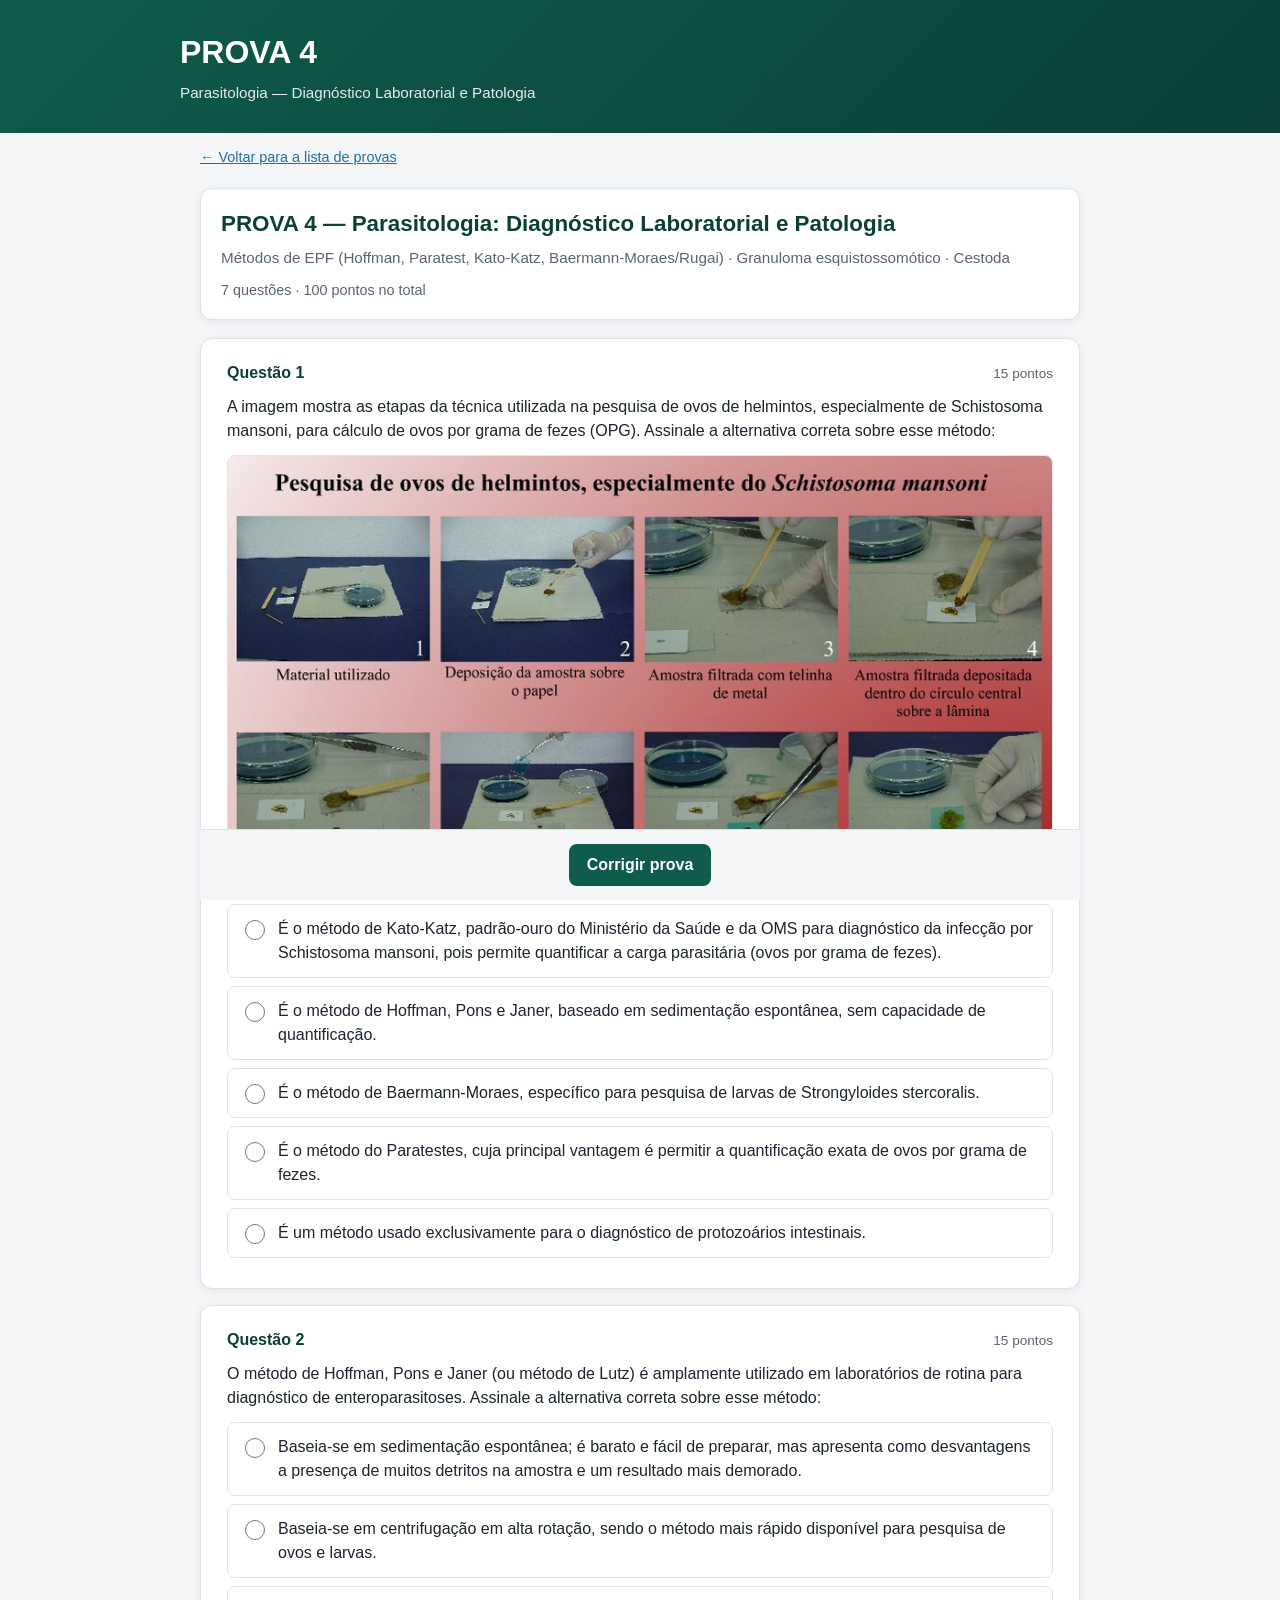
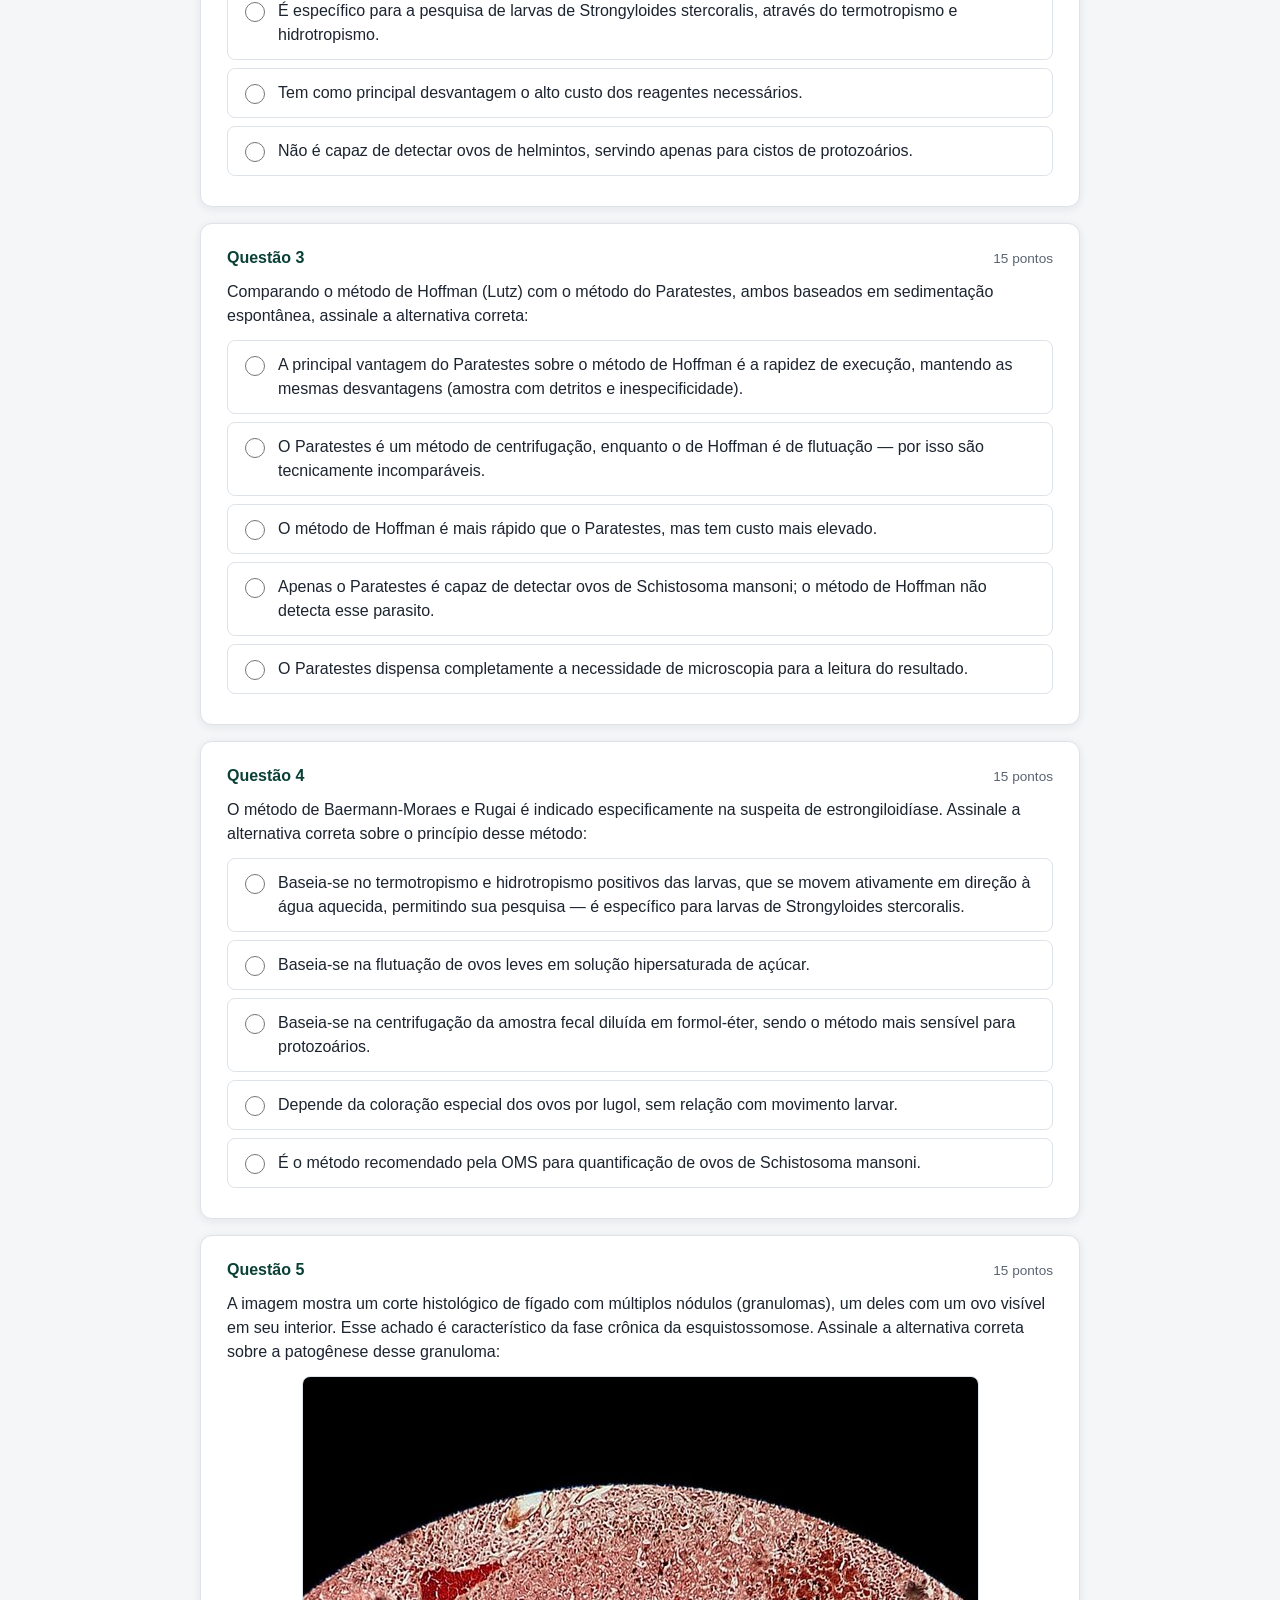
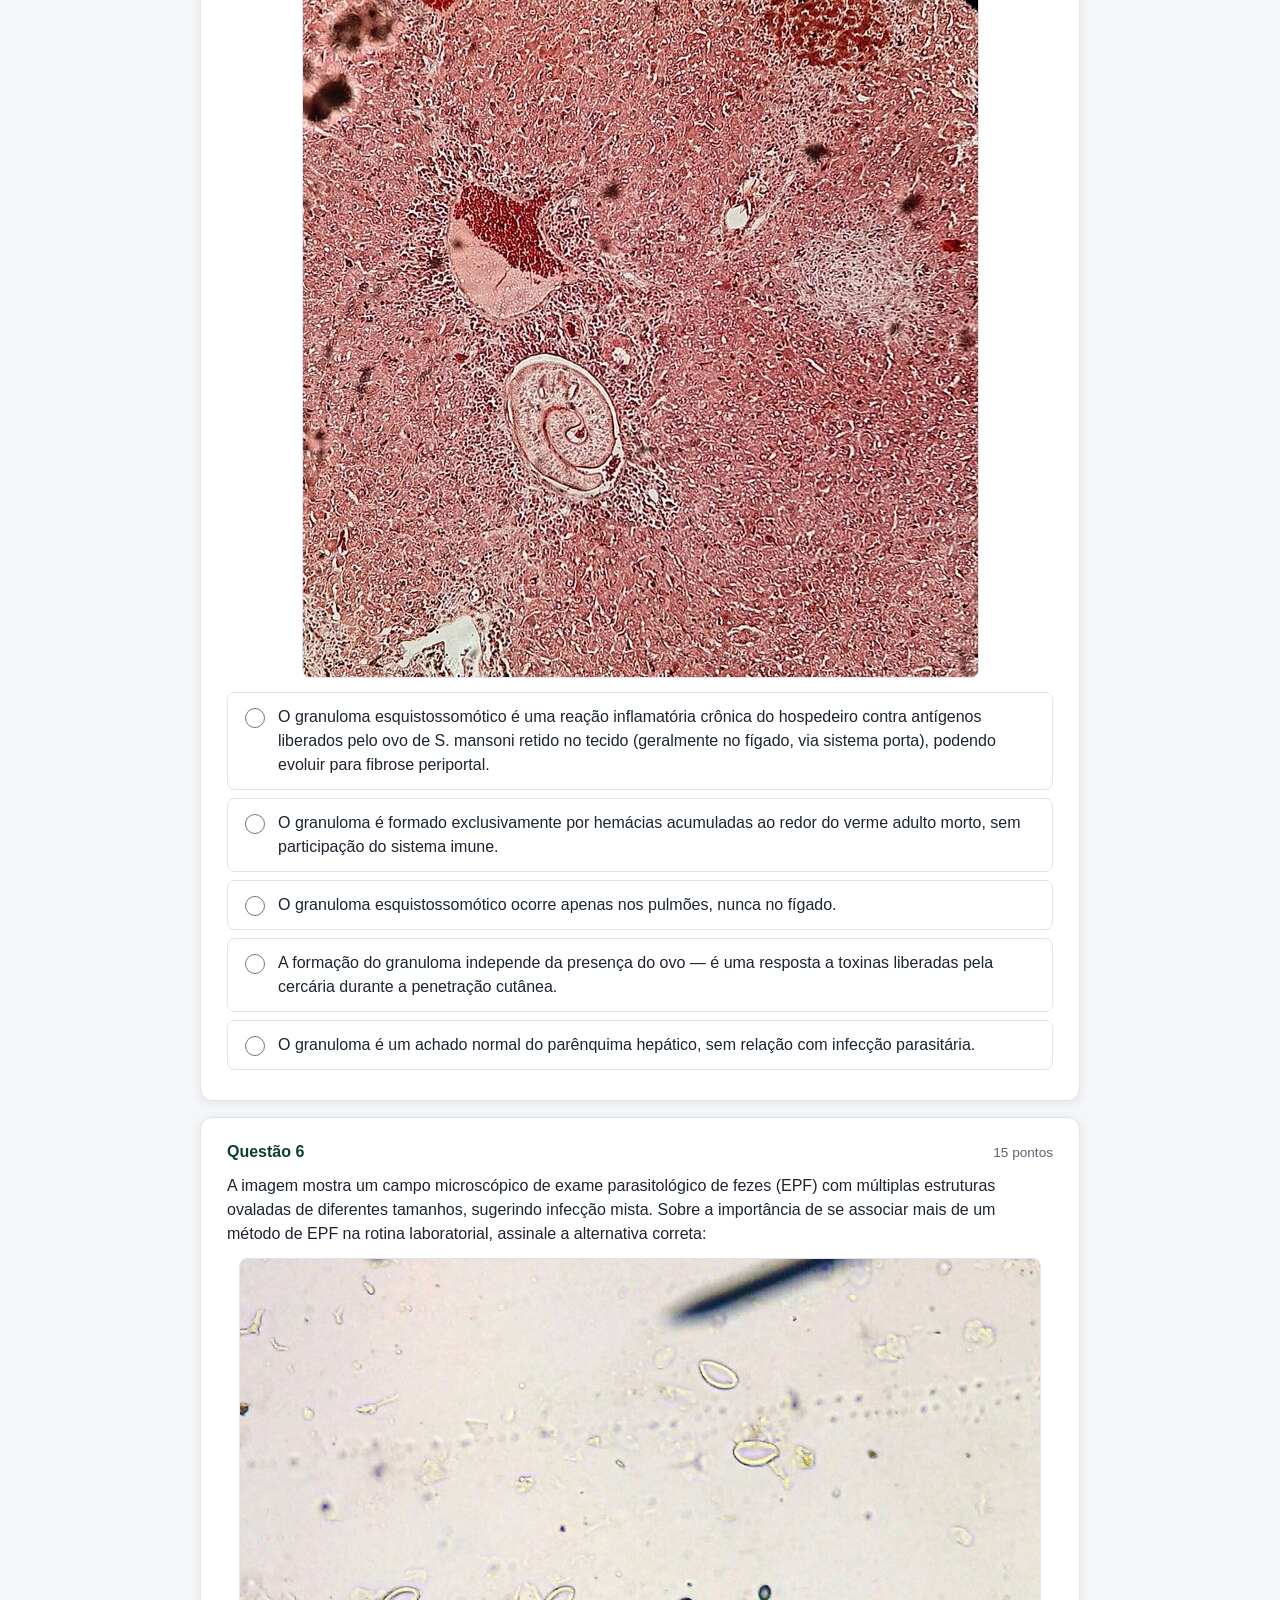
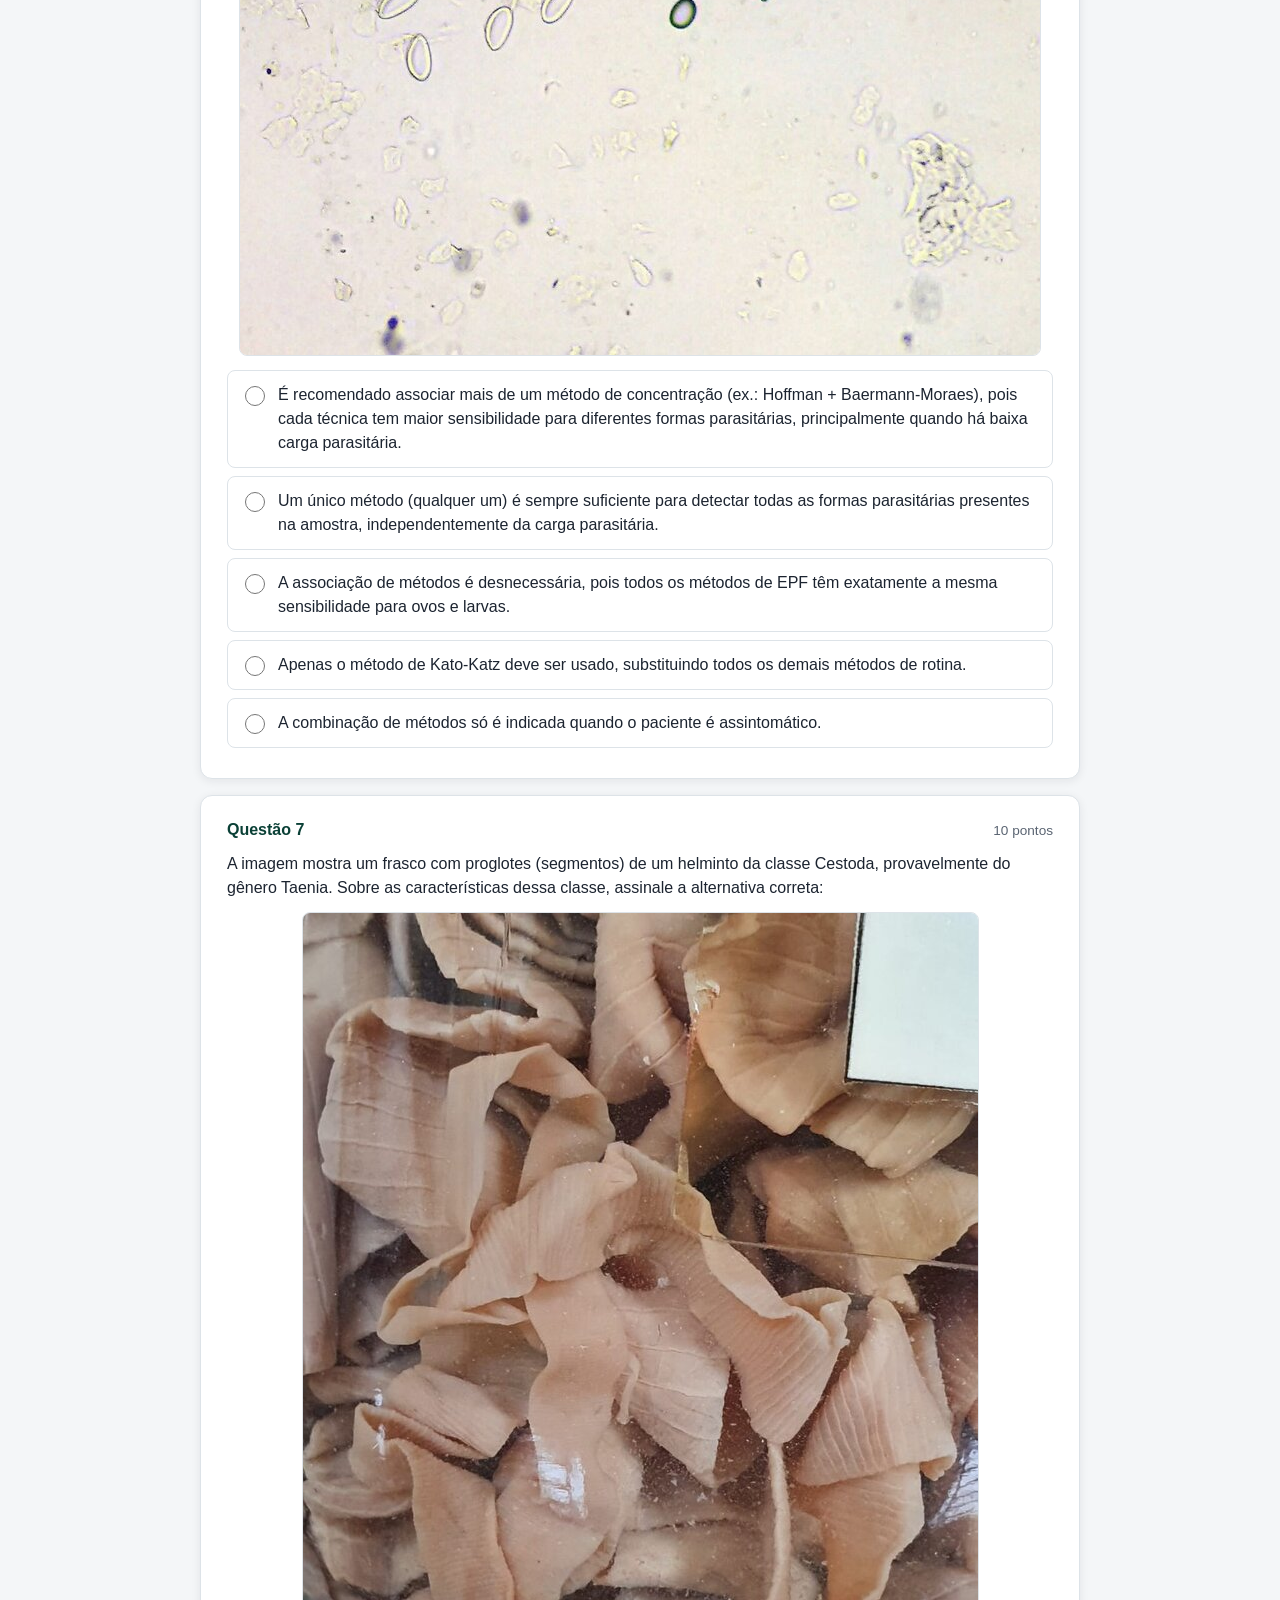
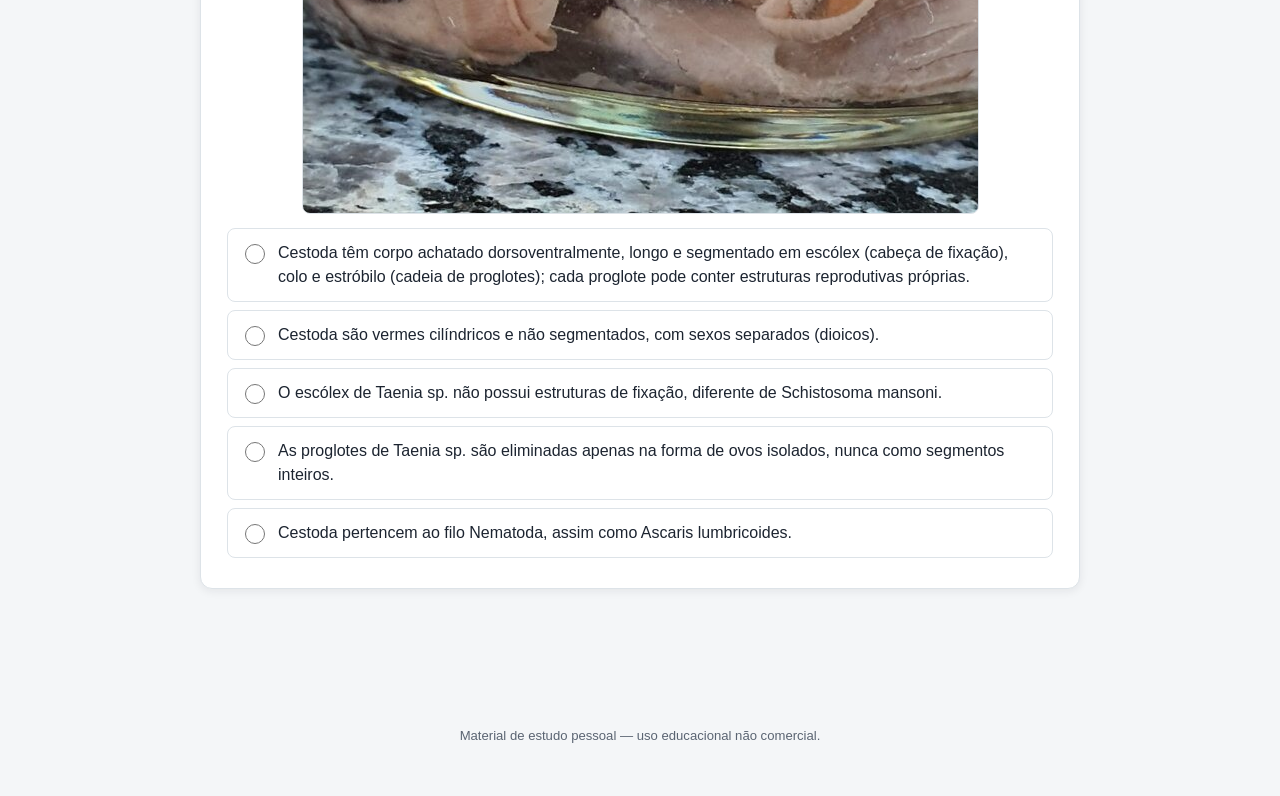
<file: prova4.html>
<!DOCTYPE html>
<html lang="pt-BR">
<head>
<meta charset="UTF-8">
<meta name="viewport" content="width=device-width, initial-scale=1, maximum-scale=1">
<title>Prova 4 — Parasitologia: Diagnóstico e Patologia</title>
<link rel="stylesheet" href="assets/css/style.css">
</head>
<body>

<header class="site-header">
  <div class="inner">
    <h1>PROVA 4</h1>
    <p>Parasitologia — Diagnóstico Laboratorial e Patologia</p>
  </div>
</header>

<div class="breadcrumb"><a href="index.html">&larr; Voltar para a lista de provas</a></div>

<main>
  <div id="quiz-app"></div>
</main>

<footer class="site-footer">
  Material de estudo pessoal — uso educacional não comercial.
</footer>

<script src="assets/js/engine.js"></script>
<script>
const examData = {
  title: "PROVA 4 — Parasitologia: Diagnóstico Laboratorial e Patologia",
  subject: "Métodos de EPF (Hoffman, Paratest, Kato-Katz, Baermann-Moraes/Rugai) · Granuloma esquistossomótico · Cestoda",
  questions: [
    {
      type: "single",
      points: 15,
      prompt: "A imagem mostra as etapas da técnica utilizada na pesquisa de ovos de helmintos, especialmente de Schistosoma mansoni, para cálculo de ovos por grama de fezes (OPG). Assinale a alternativa correta sobre esse método:",
      image: "assets/img/prova4/kato-katz-tecnica.jpg",
      imageAlt: "Etapas da técnica de Kato-Katz para pesquisa de ovos de helmintos",
      options: [
        "É o método de Kato-Katz, padrão-ouro do Ministério da Saúde e da OMS para diagnóstico da infecção por Schistosoma mansoni, pois permite quantificar a carga parasitária (ovos por grama de fezes).",
        "É o método de Hoffman, Pons e Janer, baseado em sedimentação espontânea, sem capacidade de quantificação.",
        "É o método de Baermann-Moraes, específico para pesquisa de larvas de Strongyloides stercoralis.",
        "É o método do Paratestes, cuja principal vantagem é permitir a quantificação exata de ovos por grama de fezes.",
        "É um método usado exclusivamente para o diagnóstico de protozoários intestinais."
      ],
      correctIndex: 0,
      explanation: "O método de Kato-Katz é o padrão-ouro do Ministério da Saúde e da OMS para diagnóstico da infecção por S. mansoni, pois usa um molde padronizado (6mm de diâmetro x 1,5mm de espessura, 41,7mg de fezes por lâmina, fator de conversão 24) que permite calcular ovos por grama de fezes (OPG) — importante para estimar a intensidade da infecção e monitorar o impacto de medidas de controle. Hoffman e Paratestes são métodos de sedimentação espontânea, qualitativos, sem essa padronização quantitativa; Baermann-Moraes é específico para larvas de nematoides como Strongyloides."
    },
    {
      type: "single",
      points: 15,
      prompt: "O método de Hoffman, Pons e Janer (ou método de Lutz) é amplamente utilizado em laboratórios de rotina para diagnóstico de enteroparasitoses. Assinale a alternativa correta sobre esse método:",
      options: [
        "Baseia-se em sedimentação espontânea; é barato e fácil de preparar, mas apresenta como desvantagens a presença de muitos detritos na amostra e um resultado mais demorado.",
        "Baseia-se em centrifugação em alta rotação, sendo o método mais rápido disponível para pesquisa de ovos e larvas.",
        "É específico para a pesquisa de larvas de Strongyloides stercoralis, através do termotropismo e hidrotropismo.",
        "Tem como principal desvantagem o alto custo dos reagentes necessários.",
        "Não é capaz de detectar ovos de helmintos, servindo apenas para cistos de protozoários."
      ],
      correctIndex: 0,
      explanation: "O método de Hoffman, Pons e Janer (sedimentação espontânea) é usado para pesquisa de ovos e larvas de helmintos (especialmente estruturas pesadas). Suas vantagens são o baixo custo e a facilidade de preparo; as desvantagens são a amostra com muitos detritos (dificultando a leitura), ser inespecífico e demorado — diferente do Paratestes, que tem como vantagem a rapidez de execução, mantendo as mesmas desvantagens de detritos e inespecificidade."
    },
    {
      type: "single",
      points: 15,
      prompt: "Comparando o método de Hoffman (Lutz) com o método do Paratestes, ambos baseados em sedimentação espontânea, assinale a alternativa correta:",
      options: [
        "A principal vantagem do Paratestes sobre o método de Hoffman é a rapidez de execução, mantendo as mesmas desvantagens (amostra com detritos e inespecificidade).",
        "O Paratestes é um método de centrifugação, enquanto o de Hoffman é de flutuação — por isso são tecnicamente incomparáveis.",
        "O método de Hoffman é mais rápido que o Paratestes, mas tem custo mais elevado.",
        "Apenas o Paratestes é capaz de detectar ovos de Schistosoma mansoni; o método de Hoffman não detecta esse parasito.",
        "O Paratestes dispensa completamente a necessidade de microscopia para a leitura do resultado."
      ],
      correctIndex: 0,
      explanation: "Tanto o método de Hoffman (Lutz) quanto o Paratestes baseiam-se no princípio de sedimentação espontânea, com a mesma finalidade (pesquisa de ovos e larvas de helmintos, principalmente estruturas pesadas) e as mesmas desvantagens (amostra com muitos detritos, inespecífico). A diferença prática está na vantagem do Paratestes: maior rapidez de execução graças ao kit padronizado comercial."
    },
    {
      type: "single",
      points: 15,
      prompt: "O método de Baermann-Moraes e Rugai é indicado especificamente na suspeita de estrongiloidíase. Assinale a alternativa correta sobre o princípio desse método:",
      options: [
        "Baseia-se no termotropismo e hidrotropismo positivos das larvas, que se movem ativamente em direção à água aquecida, permitindo sua pesquisa — é específico para larvas de Strongyloides stercoralis.",
        "Baseia-se na flutuação de ovos leves em solução hipersaturada de açúcar.",
        "Baseia-se na centrifugação da amostra fecal diluída em formol-éter, sendo o método mais sensível para protozoários.",
        "Depende da coloração especial dos ovos por lugol, sem relação com movimento larvar.",
        "É o método recomendado pela OMS para quantificação de ovos de Schistosoma mansoni."
      ],
      correctIndex: 0,
      explanation: "O método de Baermann-Moraes (e sua variação, o método de Rugai) explora o termotropismo e hidrotropismo positivos das larvas de nematoides: elas se movem ativamente em direção a um gradiente de calor e água, permitindo sua separação e pesquisa. É especialmente indicado para Strongyloides stercoralis. Suas desvantagens incluem o odor da amostra e ser inespecífico para ovos e cistos (não detecta essas formas, apenas larvas móveis)."
    },
    {
      type: "single",
      points: 15,
      prompt: "A imagem mostra um corte histológico de fígado com múltiplos nódulos (granulomas), um deles com um ovo visível em seu interior. Esse achado é característico da fase crônica da esquistossomose. Assinale a alternativa correta sobre a patogênese desse granuloma:",
      image: "assets/img/prova4/granuloma-hepatico.jpg",
      imageAlt: "Corte histológico de fígado mostrando granulomas esquistossomóticos com ovo no interior",
      options: [
        "O granuloma esquistossomótico é uma reação inflamatória crônica do hospedeiro contra antígenos liberados pelo ovo de S. mansoni retido no tecido (geralmente no fígado, via sistema porta), podendo evoluir para fibrose periportal.",
        "O granuloma é formado exclusivamente por hemácias acumuladas ao redor do verme adulto morto, sem participação do sistema imune.",
        "O granuloma esquistossomótico ocorre apenas nos pulmões, nunca no fígado.",
        "A formação do granuloma independe da presença do ovo — é uma resposta a toxinas liberadas pela cercária durante a penetração cutânea.",
        "O granuloma é um achado normal do parênquima hepático, sem relação com infecção parasitária."
      ],
      correctIndex: 0,
      explanation: "Os ovos de S. mansoni, carreados pela circulação porta, ficam retidos no fígado (e também no intestino) e liberam antígenos que desencadeiam uma reação inflamatória granulomatosa crônica — uma resposta imune do tipo hipersensibilidade tardia (mediada por células T) ao redor do ovo. Granulomas repetidos e extensos podem evoluir para fibrose periportal (fibrose de Symmers), causando hipertensão porta — uma das complicações mais graves da esquistossomose crônica."
    },
    {
      type: "single",
      points: 15,
      prompt: "A imagem mostra um campo microscópico de exame parasitológico de fezes (EPF) com múltiplas estruturas ovaladas de diferentes tamanhos, sugerindo infecção mista. Sobre a importância de se associar mais de um método de EPF na rotina laboratorial, assinale a alternativa correta:",
      image: "assets/img/prova4/ovos-mistos.jpg",
      imageAlt: "Campo microscópico com múltiplos ovos de helmintos em amostra fecal",
      options: [
        "É recomendado associar mais de um método de concentração (ex.: Hoffman + Baermann-Moraes), pois cada técnica tem maior sensibilidade para diferentes formas parasitárias, principalmente quando há baixa carga parasitária.",
        "Um único método (qualquer um) é sempre suficiente para detectar todas as formas parasitárias presentes na amostra, independentemente da carga parasitária.",
        "A associação de métodos é desnecessária, pois todos os métodos de EPF têm exatamente a mesma sensibilidade para ovos e larvas.",
        "Apenas o método de Kato-Katz deve ser usado, substituindo todos os demais métodos de rotina.",
        "A combinação de métodos só é indicada quando o paciente é assintomático."
      ],
      correctIndex: 0,
      explanation: "Na rotina laboratorial, é importante associar mais de um método de concentração (ex.: sedimentação como Hoffman + métodos específicos como Baermann-Moraes para larvas) para aumentar a sensibilidade diagnóstica, principalmente quando há baixa carga parasitária. Cada técnica tem princípios e finalidades diferentes (estruturas pesadas, larvas móveis, ovos leves etc.), por isso nenhum método isolado detecta igualmente bem todas as formas parasitárias possíveis."
    },
    {
      type: "single",
      points: 10,
      prompt: "A imagem mostra um frasco com proglotes (segmentos) de um helminto da classe Cestoda, provavelmente do gênero Taenia. Sobre as características dessa classe, assinale a alternativa correta:",
      image: "assets/img/prova4/taenia-proglotes.jpg",
      imageAlt: "Frasco com proglotes de Taenia sp.",
      options: [
        "Cestoda têm corpo achatado dorsoventralmente, longo e segmentado em escólex (cabeça de fixação), colo e estróbilo (cadeia de proglotes); cada proglote pode conter estruturas reprodutivas próprias.",
        "Cestoda são vermes cilíndricos e não segmentados, com sexos separados (dioicos).",
        "O escólex de Taenia sp. não possui estruturas de fixação, diferente de Schistosoma mansoni.",
        "As proglotes de Taenia sp. são eliminadas apenas na forma de ovos isolados, nunca como segmentos inteiros.",
        "Cestoda pertencem ao filo Nematoda, assim como Ascaris lumbricoides."
      ],
      correctIndex: 0,
      explanation: "A classe Cestoda (filo Platyhelminthes, 'achatados') tem corpo longo e segmentado, dividido em escólex (estrutura de fixação, com ventosas e/ou ganchos), colo (região de crescimento) e estróbilo (cadeia de proglotes, cada uma com estruturas reprodutivas próprias — geralmente hermafroditas). Isso é diferente da Trematoda (não segmentada) e do filo Nematoda (cilíndricos, dioicos, como Ascaris). As proglotes grávidas de Taenia sp. podem ser eliminadas inteiras nas fezes, não apenas como ovos isolados."
    }
  ]
};
renderExam(examData);
</script>
</body>
</html>
</file>
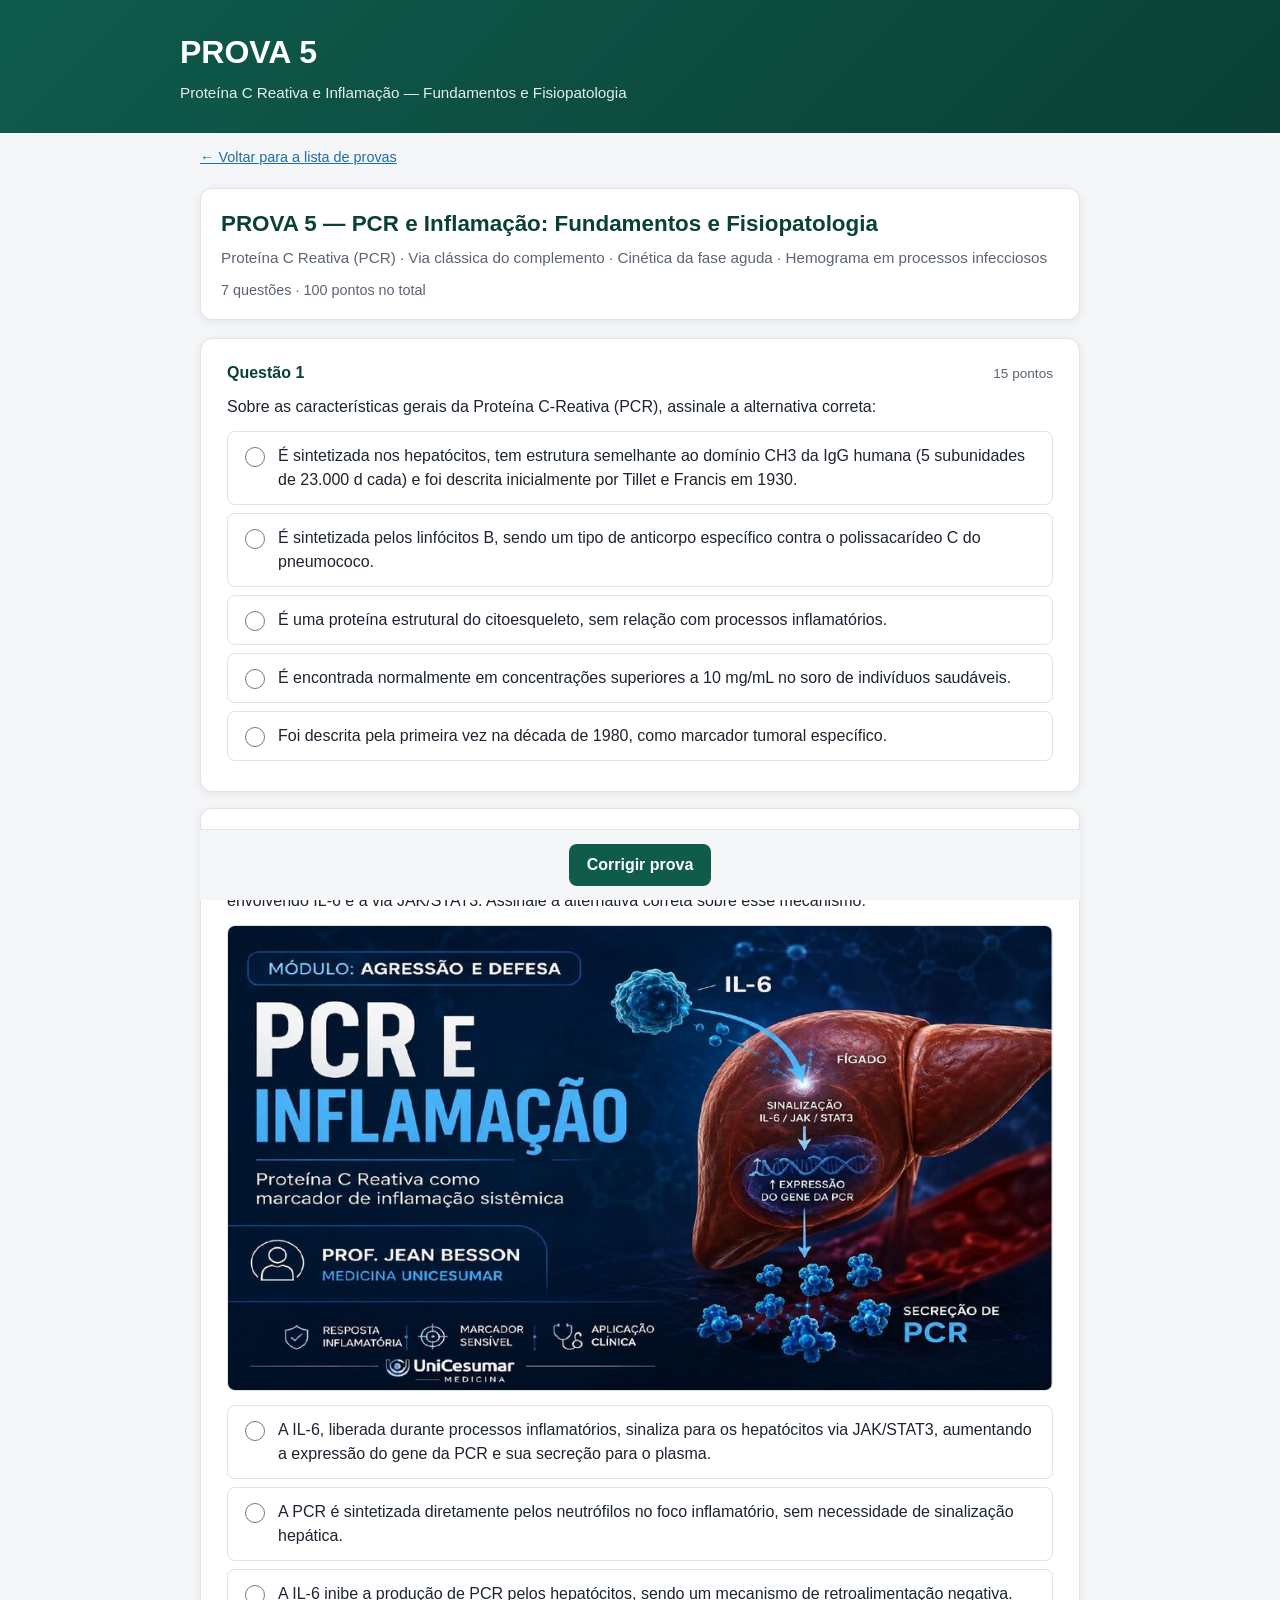
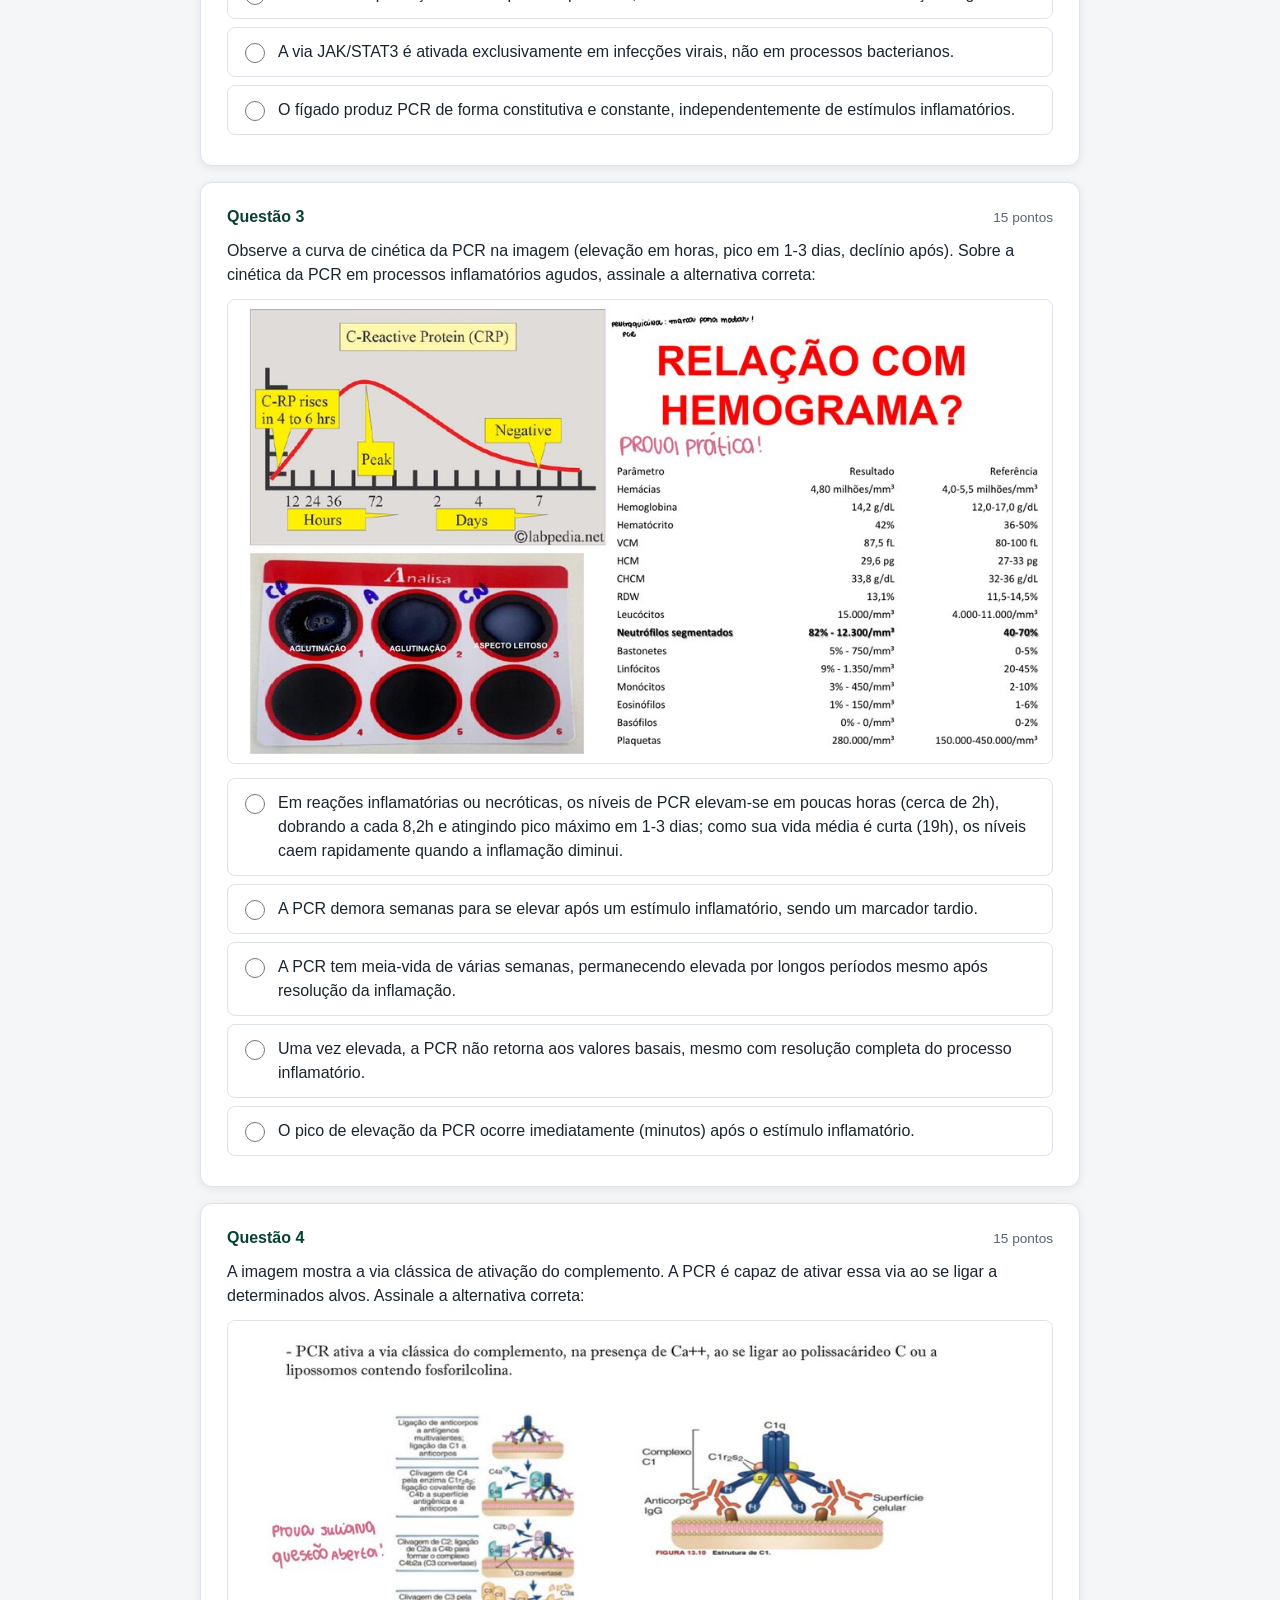
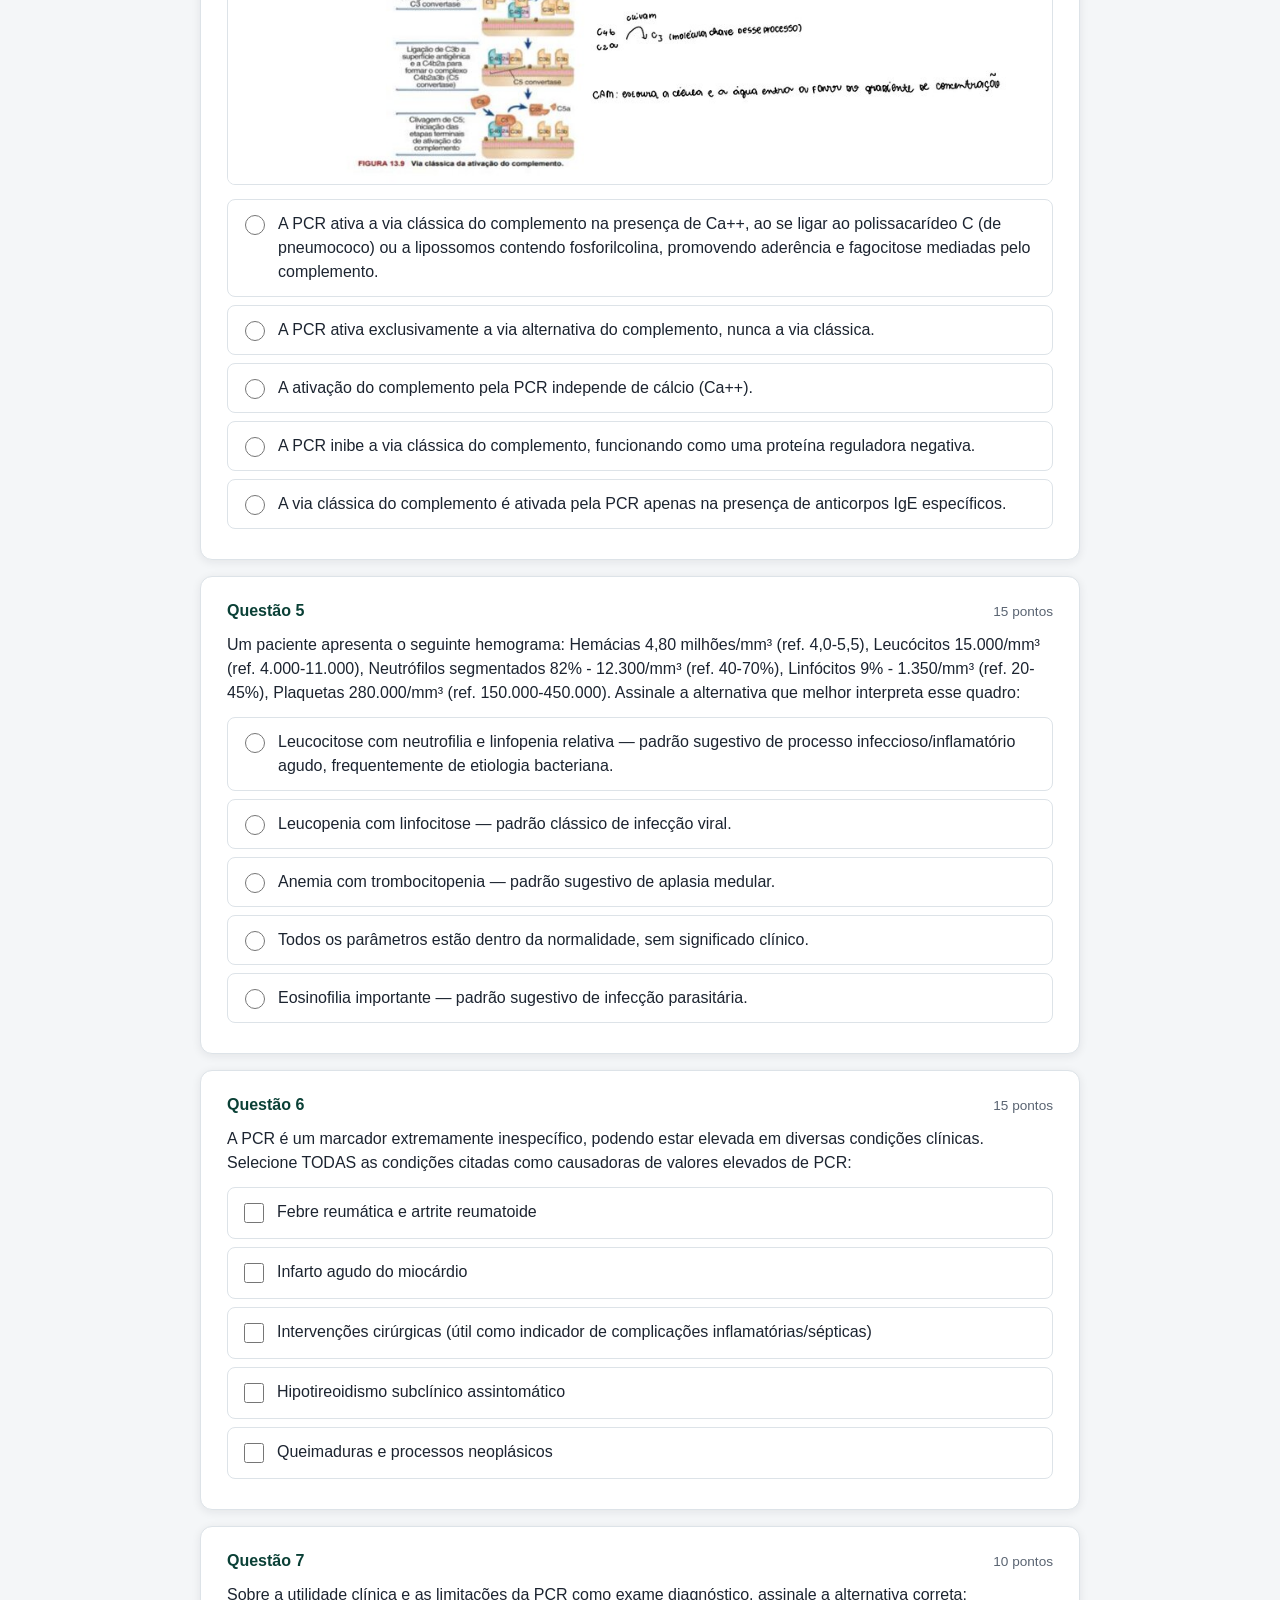
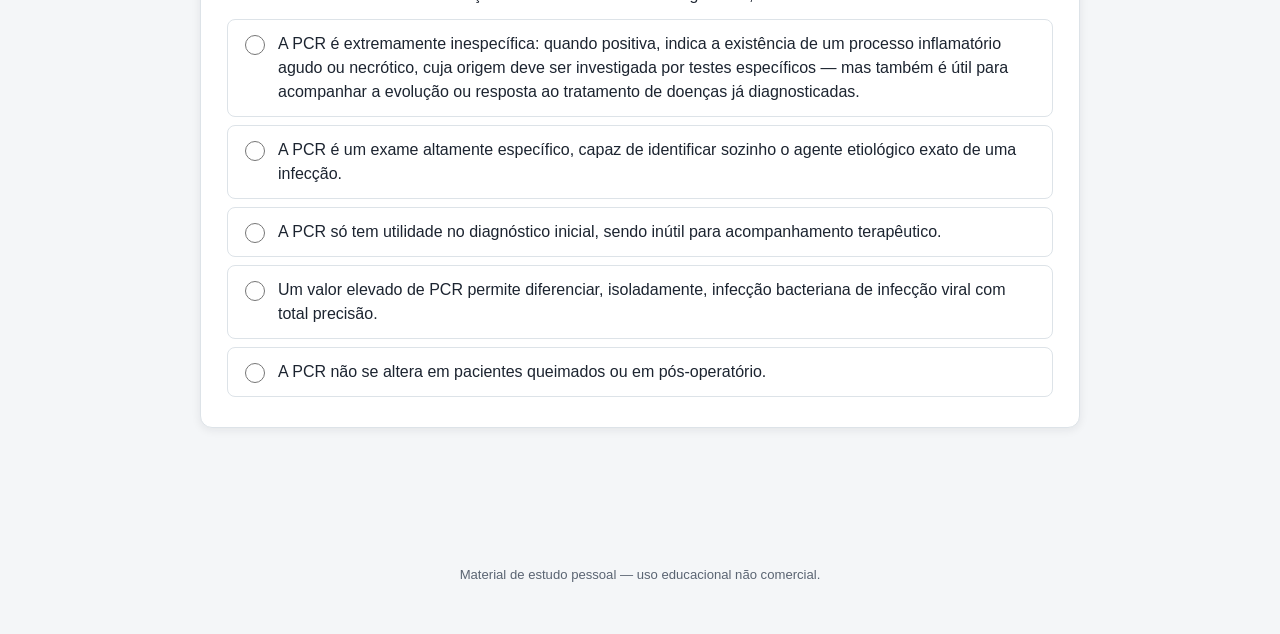
<file: prova5.html>
<!DOCTYPE html>
<html lang="pt-BR">
<head>
<meta charset="UTF-8">
<meta name="viewport" content="width=device-width, initial-scale=1, maximum-scale=1">
<title>Prova 5 — PCR e Inflamação: Fundamentos</title>
<link rel="stylesheet" href="assets/css/style.css">
</head>
<body>

<header class="site-header">
  <div class="inner">
    <h1>PROVA 5</h1>
    <p>Proteína C Reativa e Inflamação — Fundamentos e Fisiopatologia</p>
  </div>
</header>

<div class="breadcrumb"><a href="index.html">&larr; Voltar para a lista de provas</a></div>

<main>
  <div id="quiz-app"></div>
</main>

<footer class="site-footer">
  Material de estudo pessoal — uso educacional não comercial.
</footer>

<script src="assets/js/engine.js"></script>
<script>
const examData = {
  title: "PROVA 5 — PCR e Inflamação: Fundamentos e Fisiopatologia",
  subject: "Proteína C Reativa (PCR) · Via clássica do complemento · Cinética da fase aguda · Hemograma em processos infecciosos",
  questions: [
    {
      type: "single",
      points: 15,
      prompt: "Sobre as características gerais da Proteína C-Reativa (PCR), assinale a alternativa correta:",
      options: [
        "É sintetizada nos hepatócitos, tem estrutura semelhante ao domínio CH3 da IgG humana (5 subunidades de 23.000 d cada) e foi descrita inicialmente por Tillet e Francis em 1930.",
        "É sintetizada pelos linfócitos B, sendo um tipo de anticorpo específico contra o polissacarídeo C do pneumococo.",
        "É uma proteína estrutural do citoesqueleto, sem relação com processos inflamatórios.",
        "É encontrada normalmente em concentrações superiores a 10 mg/mL no soro de indivíduos saudáveis.",
        "Foi descrita pela primeira vez na década de 1980, como marcador tumoral específico."
      ],
      correctIndex: 0,
      explanation: "A PCR foi descrita inicialmente por Tillet e Francis em 1930. É sintetizada nos hepatócitos (não por linfócitos), tem estrutura semelhante ao domínio CH3 da IgG humana, formada por 5 subunidades de 23.000 daltons cada. Em pessoas saudáveis, é normalmente encontrada em concentrações baixas (inferiores a 1 μg/mL), e não é um marcador tumoral específico, mas sim de fase aguda inflamatória."
    },
    {
      type: "single",
      points: 15,
      prompt: "A imagem ilustra a via de sinalização pela qual um estímulo inflamatório leva à produção hepática de PCR, envolvendo IL-6 e a via JAK/STAT3. Assinale a alternativa correta sobre esse mecanismo:",
      image: "assets/img/prova5/pcr-sintese-cronica.jpg",
      imageAlt: "Diagrama da via de sinalização IL-6/JAK/STAT3 levando à síntese hepática de PCR",
      options: [
        "A IL-6, liberada durante processos inflamatórios, sinaliza para os hepatócitos via JAK/STAT3, aumentando a expressão do gene da PCR e sua secreção para o plasma.",
        "A PCR é sintetizada diretamente pelos neutrófilos no foco inflamatório, sem necessidade de sinalização hepática.",
        "A IL-6 inibe a produção de PCR pelos hepatócitos, sendo um mecanismo de retroalimentação negativa.",
        "A via JAK/STAT3 é ativada exclusivamente em infecções virais, não em processos bacterianos.",
        "O fígado produz PCR de forma constitutiva e constante, independentemente de estímulos inflamatórios."
      ],
      correctIndex: 0,
      explanation: "Durante processos inflamatórios ou infecciosos, citocinas como IL-6 (e IL-1β) são liberadas e sinalizam para os hepatócitos através da via JAK/STAT3, aumentando a expressão do gene da PCR e sua secreção para o plasma como proteína de fase aguda. Esse mecanismo ocorre em resposta a estímulos inflamatórios diversos (infecciosos ou não), e não é constitutivo nem exclusivo de infecções virais."
    },
    {
      type: "single",
      points: 15,
      prompt: "Observe a curva de cinética da PCR na imagem (elevação em horas, pico em 1-3 dias, declínio após). Sobre a cinética da PCR em processos inflamatórios agudos, assinale a alternativa correta:",
      image: "assets/img/prova5/pcr-cinetica-hemograma.jpg",
      imageAlt: "Gráfico de cinética da PCR e tabela de hemograma",
      options: [
        "Em reações inflamatórias ou necróticas, os níveis de PCR elevam-se em poucas horas (cerca de 2h), dobrando a cada 8,2h e atingindo pico máximo em 1-3 dias; como sua vida média é curta (19h), os níveis caem rapidamente quando a inflamação diminui.",
        "A PCR demora semanas para se elevar após um estímulo inflamatório, sendo um marcador tardio.",
        "A PCR tem meia-vida de várias semanas, permanecendo elevada por longos períodos mesmo após resolução da inflamação.",
        "Uma vez elevada, a PCR não retorna aos valores basais, mesmo com resolução completa do processo inflamatório.",
        "O pico de elevação da PCR ocorre imediatamente (minutos) após o estímulo inflamatório."
      ],
      correctIndex: 0,
      explanation: "A PCR é um marcador de fase aguda de elevação rápida: sobe em poucas horas (~2h), dobra de concentração a cada 8,2h, atingindo pico em 1-3 dias após a injúria. Sua meia-vida curta (19h) faz com que os níveis caiam rapidamente assim que o processo inflamatório diminui — por isso é útil tanto para diagnóstico quanto para acompanhamento da evolução/tratamento de doenças inflamatórias ou necróticas já diagnosticadas."
    },
    {
      type: "single",
      points: 15,
      prompt: "A imagem mostra a via clássica de ativação do complemento. A PCR é capaz de ativar essa via ao se ligar a determinados alvos. Assinale a alternativa correta:",
      image: "assets/img/prova5/complemento-via-classica.jpg",
      imageAlt: "Diagrama da via clássica de ativação do complemento",
      options: [
        "A PCR ativa a via clássica do complemento na presença de Ca++, ao se ligar ao polissacarídeo C (de pneumococo) ou a lipossomos contendo fosforilcolina, promovendo aderência e fagocitose mediadas pelo complemento.",
        "A PCR ativa exclusivamente a via alternativa do complemento, nunca a via clássica.",
        "A ativação do complemento pela PCR independe de cálcio (Ca++).",
        "A PCR inibe a via clássica do complemento, funcionando como uma proteína reguladora negativa.",
        "A via clássica do complemento é ativada pela PCR apenas na presença de anticorpos IgE específicos."
      ],
      correctIndex: 0,
      explanation: "A PCR ativa a via clássica do complemento na presença de Ca++, ao se ligar ao polissacarídeo C de pneumococo (origem do seu nome: 'C-reativa') ou a lipossomos contendo fosforilcolina — de forma análoga à ligação do complemento a complexos antígeno-anticorpo. Isso promove reações dependentes de complemento, como aderência e fagocitose de células lesadas ou patógenos, atuando como um imunorregulador em inflamações agudas."
    },
    {
      type: "single",
      points: 15,
      prompt: "Um paciente apresenta o seguinte hemograma: Hemácias 4,80 milhões/mm³ (ref. 4,0-5,5), Leucócitos 15.000/mm³ (ref. 4.000-11.000), Neutrófilos segmentados 82% - 12.300/mm³ (ref. 40-70%), Linfócitos 9% - 1.350/mm³ (ref. 20-45%), Plaquetas 280.000/mm³ (ref. 150.000-450.000). Assinale a alternativa que melhor interpreta esse quadro:",
      options: [
        "Leucocitose com neutrofilia e linfopenia relativa — padrão sugestivo de processo infeccioso/inflamatório agudo, frequentemente de etiologia bacteriana.",
        "Leucopenia com linfocitose — padrão clássico de infecção viral.",
        "Anemia com trombocitopenia — padrão sugestivo de aplasia medular.",
        "Todos os parâmetros estão dentro da normalidade, sem significado clínico.",
        "Eosinofilia importante — padrão sugestivo de infecção parasitária."
      ],
      correctIndex: 0,
      explanation: "O hemograma mostra leucocitose (15.000/mm³, acima do limite superior de 11.000) às custas de neutrofilia (82%, bem acima de 40-70%) com linfopenia relativa (9%, abaixo de 20-45%) — um padrão clássico de resposta inflamatória/infecciosa aguda, mais sugestivo de etiologia bacteriana do que viral (que tipicamente cursa com leucopenia e linfocitose relativa). Hemácias e plaquetas estão dentro da faixa de referência nesse caso."
    },
    {
      type: "multiple",
      points: 15,
      prompt: "A PCR é um marcador extremamente inespecífico, podendo estar elevada em diversas condições clínicas. Selecione TODAS as condições citadas como causadoras de valores elevados de PCR:",
      options: [
        "Febre reumática e artrite reumatoide",
        "Infarto agudo do miocárdio",
        "Intervenções cirúrgicas (útil como indicador de complicações inflamatórias/sépticas)",
        "Hipotireoidismo subclínico assintomático",
        "Queimaduras e processos neoplásicos"
      ],
      correctIndexes: [0, 1, 2, 4],
      explanation: "O texto cita como causas de valores elevados de PCR: febre reumática, artrite reumatoide (até 85%), esclerose múltipla, tumores malignos, poliartrite, vasculite sistêmica, polimialgia reumática, infarto do miocárdio (94%), intervenções cirúrgicas (útil como indicador de complicações inflamatórias ou sépticas), queimaduras e processos neoplásicos. Hipotireoidismo subclínico assintomático não é um processo inflamatório/necrótico agudo e não consta entre as causas citadas de elevação da PCR."
    },
    {
      type: "single",
      points: 10,
      prompt: "Sobre a utilidade clínica e as limitações da PCR como exame diagnóstico, assinale a alternativa correta:",
      options: [
        "A PCR é extremamente inespecífica: quando positiva, indica a existência de um processo inflamatório agudo ou necrótico, cuja origem deve ser investigada por testes específicos — mas também é útil para acompanhar a evolução ou resposta ao tratamento de doenças já diagnosticadas.",
        "A PCR é um exame altamente específico, capaz de identificar sozinho o agente etiológico exato de uma infecção.",
        "A PCR só tem utilidade no diagnóstico inicial, sendo inútil para acompanhamento terapêutico.",
        "Um valor elevado de PCR permite diferenciar, isoladamente, infecção bacteriana de infecção viral com total precisão.",
        "A PCR não se altera em pacientes queimados ou em pós-operatório."
      ],
      correctIndex: 0,
      explanation: "Por ser extremamente inespecífica, a PCR positiva apenas sinaliza a existência de um processo inflamatório agudo ou necrótico — a origem precisa ser investigada por testes específicos direcionados pela clínica. Por outro lado, justamente por seus níveis se correlacionarem com a intensidade da injúria, é um bom marcador para acompanhar a evolução e resposta ao tratamento de doenças inflamatórias/necróticas já diagnosticadas."
    }
  ]
};
renderExam(examData);
</script>
</body>
</html>
</file>
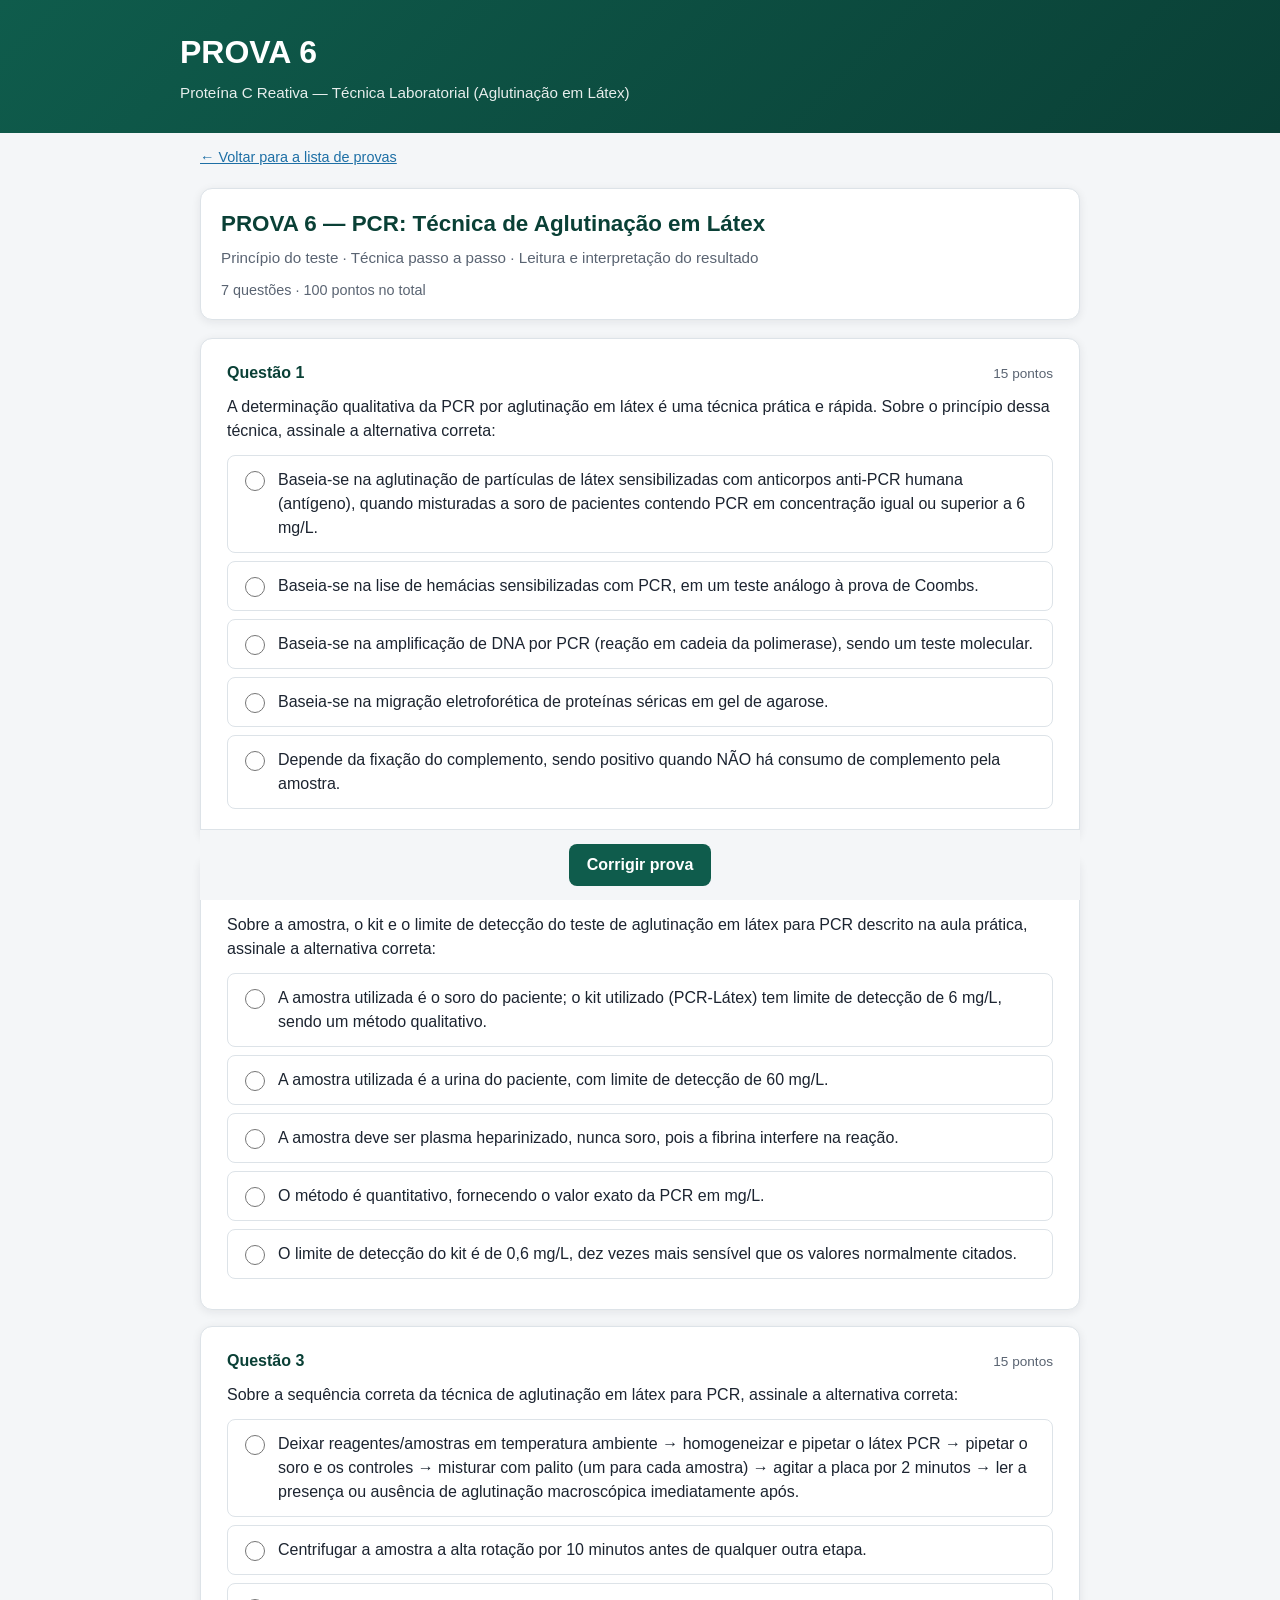
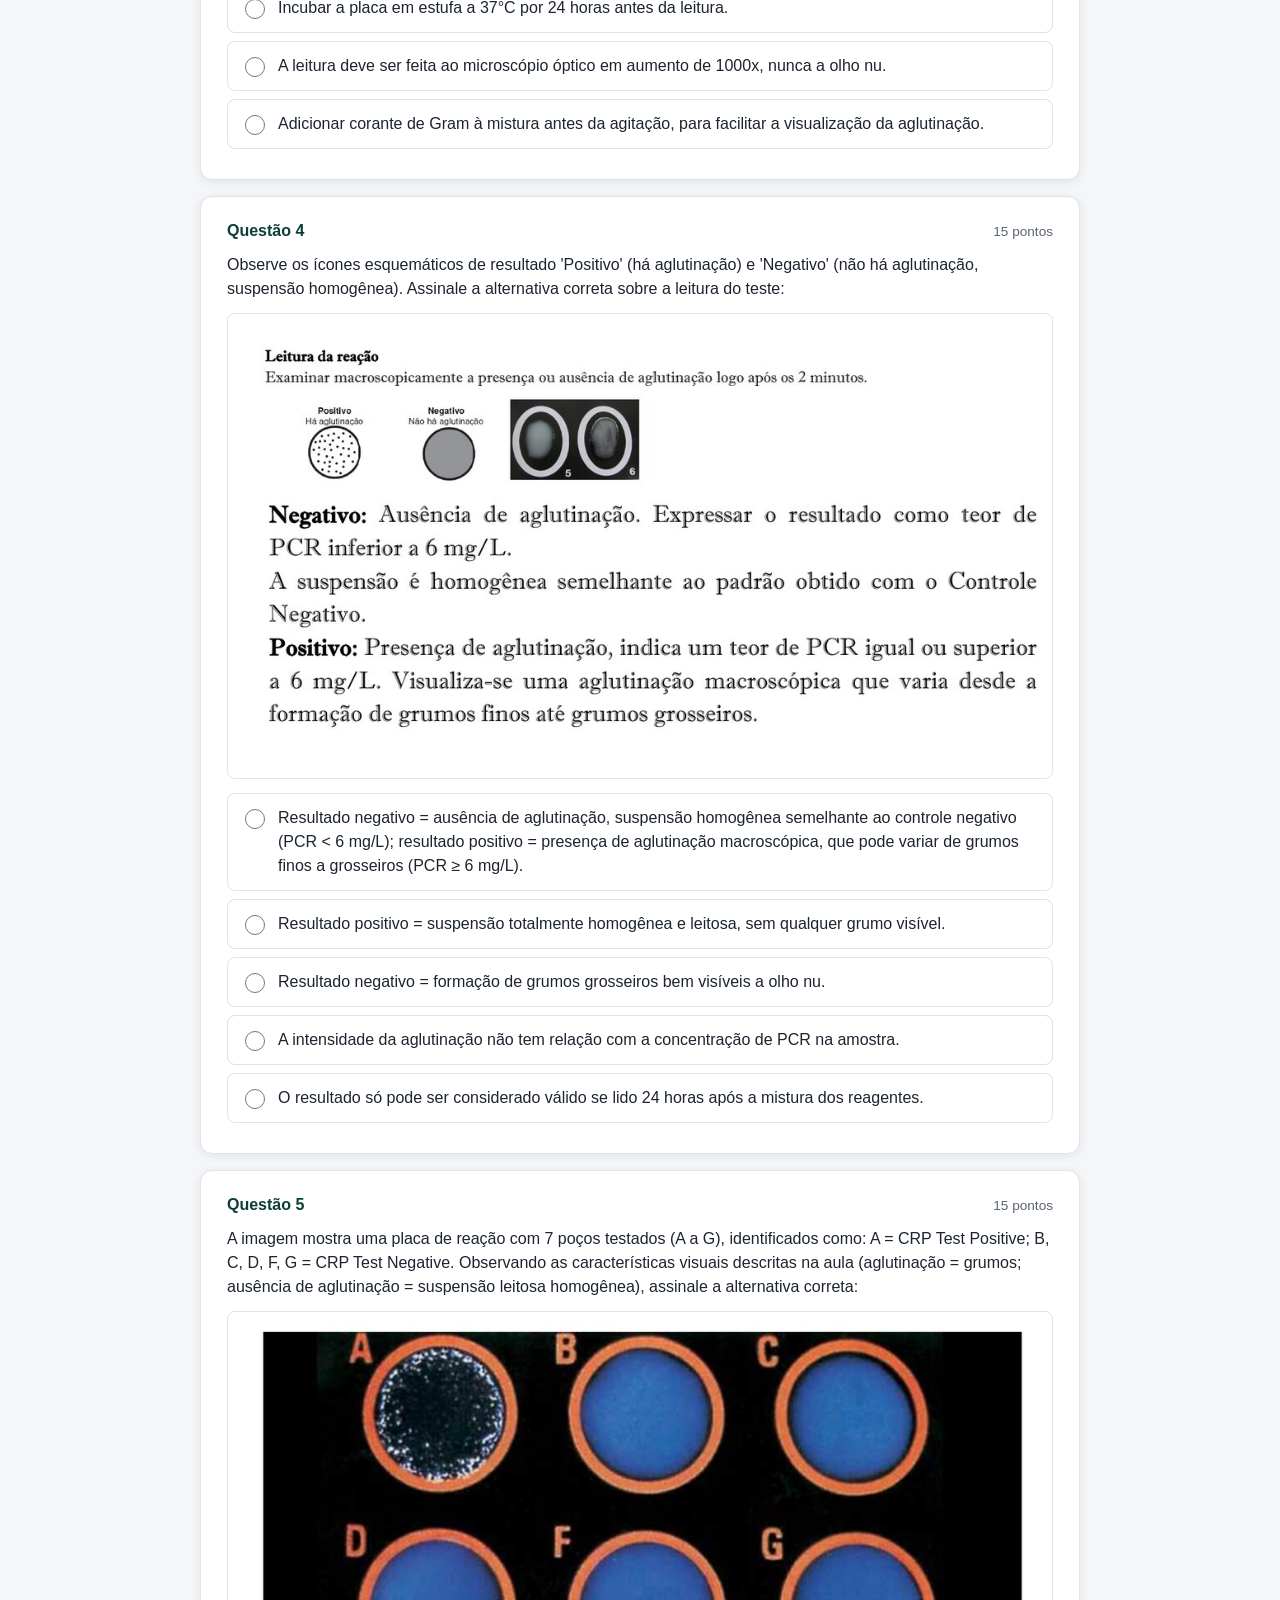
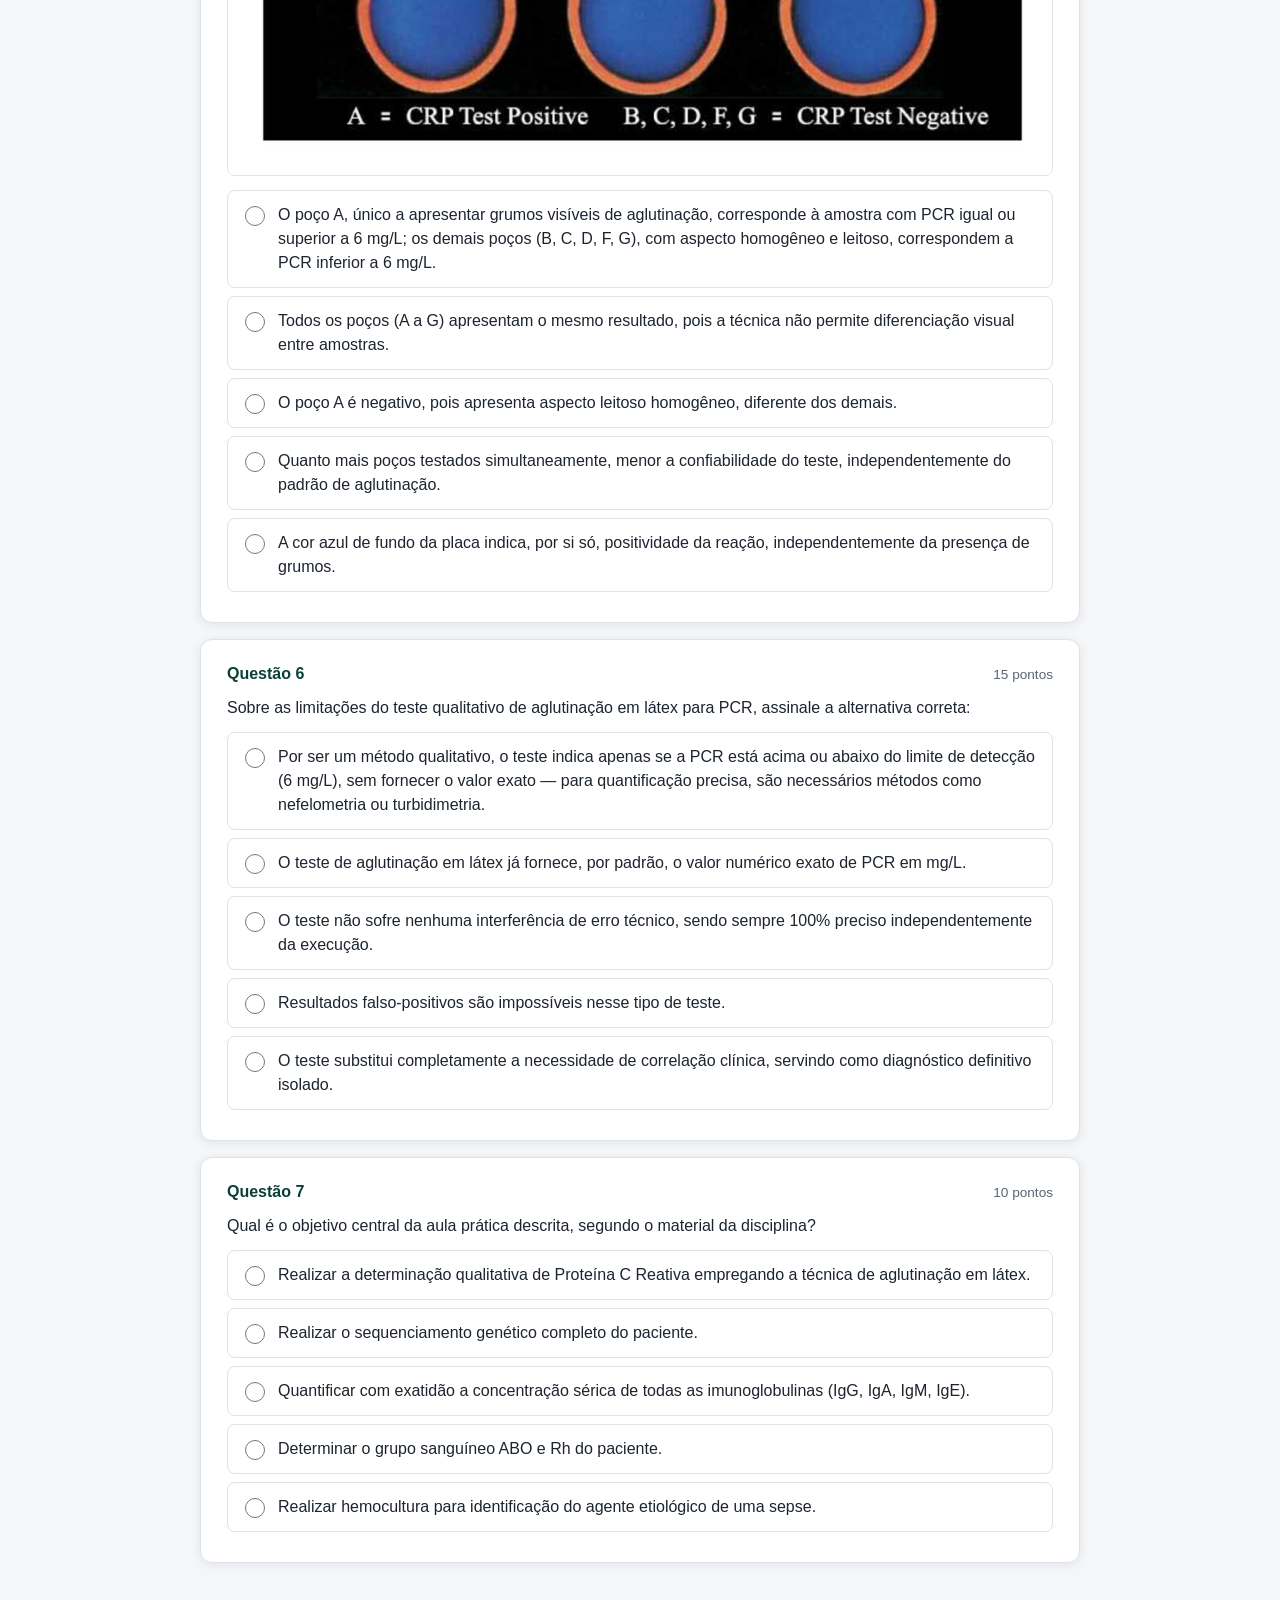
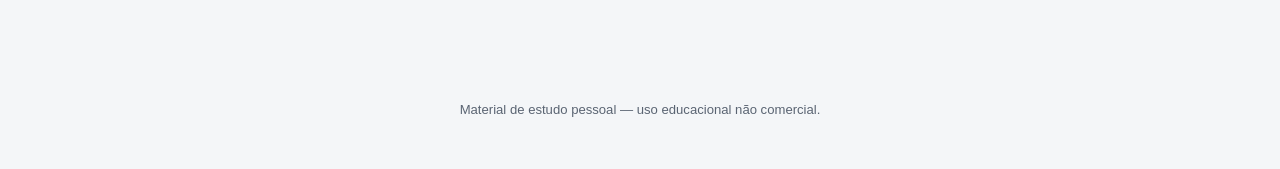
<file: prova6.html>
<!DOCTYPE html>
<html lang="pt-BR">
<head>
<meta charset="UTF-8">
<meta name="viewport" content="width=device-width, initial-scale=1, maximum-scale=1">
<title>Prova 6 — PCR: Técnica de Aglutinação em Látex</title>
<link rel="stylesheet" href="assets/css/style.css">
</head>
<body>

<header class="site-header">
  <div class="inner">
    <h1>PROVA 6</h1>
    <p>Proteína C Reativa — Técnica Laboratorial (Aglutinação em Látex)</p>
  </div>
</header>

<div class="breadcrumb"><a href="index.html">&larr; Voltar para a lista de provas</a></div>

<main>
  <div id="quiz-app"></div>
</main>

<footer class="site-footer">
  Material de estudo pessoal — uso educacional não comercial.
</footer>

<script src="assets/js/engine.js"></script>
<script>
const examData = {
  title: "PROVA 6 — PCR: Técnica de Aglutinação em Látex",
  subject: "Princípio do teste · Técnica passo a passo · Leitura e interpretação do resultado",
  questions: [
    {
      type: "single",
      points: 15,
      prompt: "A determinação qualitativa da PCR por aglutinação em látex é uma técnica prática e rápida. Sobre o princípio dessa técnica, assinale a alternativa correta:",
      options: [
        "Baseia-se na aglutinação de partículas de látex sensibilizadas com anticorpos anti-PCR humana (antígeno), quando misturadas a soro de pacientes contendo PCR em concentração igual ou superior a 6 mg/L.",
        "Baseia-se na lise de hemácias sensibilizadas com PCR, em um teste análogo à prova de Coombs.",
        "Baseia-se na amplificação de DNA por PCR (reação em cadeia da polimerase), sendo um teste molecular.",
        "Baseia-se na migração eletroforética de proteínas séricas em gel de agarose.",
        "Depende da fixação do complemento, sendo positivo quando NÃO há consumo de complemento pela amostra."
      ],
      correctIndex: 0,
      explanation: "O teste de aglutinação em látex para PCR baseia-se na aglutinação de partículas de látex sensibilizadas com anticorpos anti-PCR humana (que funcionam como 'antígeno' no sentido reverso do teste), que aglutinam visivelmente quando misturadas a soro contendo PCR em concentração igual ou superior ao limite de detecção do kit (6 mg/L). Importante notar que a sigla 'PCR' aqui se refere à Proteína C-Reativa, não à reação em cadeia da polimerase (técnica molecular homônima)."
    },
    {
      type: "single",
      points: 15,
      prompt: "Sobre a amostra, o kit e o limite de detecção do teste de aglutinação em látex para PCR descrito na aula prática, assinale a alternativa correta:",
      options: [
        "A amostra utilizada é o soro do paciente; o kit utilizado (PCR-Látex) tem limite de detecção de 6 mg/L, sendo um método qualitativo.",
        "A amostra utilizada é a urina do paciente, com limite de detecção de 60 mg/L.",
        "A amostra deve ser plasma heparinizado, nunca soro, pois a fibrina interfere na reação.",
        "O método é quantitativo, fornecendo o valor exato da PCR em mg/L.",
        "O limite de detecção do kit é de 0,6 mg/L, dez vezes mais sensível que os valores normalmente citados."
      ],
      correctIndex: 0,
      explanation: "A amostra utilizada no teste é o SORO do paciente. O kit descrito (PCR-Látex, fabricantes Analisa e Wama) tem limite de detecção de 6 mg/L, e o método é QUALITATIVO (não fornece o valor exato, apenas indica se a PCR está acima ou abaixo do limite de detecção)."
    },
    {
      type: "single",
      points: 15,
      prompt: "Sobre a sequência correta da técnica de aglutinação em látex para PCR, assinale a alternativa correta:",
      options: [
        "Deixar reagentes/amostras em temperatura ambiente → homogeneizar e pipetar o látex PCR → pipetar o soro e os controles → misturar com palito (um para cada amostra) → agitar a placa por 2 minutos → ler a presença ou ausência de aglutinação macroscópica imediatamente após.",
        "Centrifugar a amostra a alta rotação por 10 minutos antes de qualquer outra etapa.",
        "Incubar a placa em estufa a 37°C por 24 horas antes da leitura.",
        "A leitura deve ser feita ao microscópio óptico em aumento de 1000x, nunca a olho nu.",
        "Adicionar corante de Gram à mistura antes da agitação, para facilitar a visualização da aglutinação."
      ],
      correctIndex: 0,
      explanation: "A técnica correta é: (1) deixar reagentes e amostras atingirem temperatura ambiente; (2) homogeneizar e pipetar 25 μL do látex PCR (antígeno) em cada área; (3) pipetar 25 μL do soro a ser analisado; (4) pipetar os controles positivo e negativo em outras áreas; (5) misturar com palitos distintos para cada amostra; (6) agitar a placa a 100 rpm por 2 minutos (ou movimento oscilatório manual); e então examinar IMEDIATAMENTE e MACROSCOPICAMENTE (a olho nu, sem necessidade de microscópio) a presença ou ausência de aglutinação."
    },
    {
      type: "single",
      points: 15,
      prompt: "Observe os ícones esquemáticos de resultado 'Positivo' (há aglutinação) e 'Negativo' (não há aglutinação, suspensão homogênea). Assinale a alternativa correta sobre a leitura do teste:",
      image: "assets/img/prova6/latex-positivo-negativo.jpg",
      imageAlt: "Esquema de resultado positivo e negativo do teste de aglutinação em látex",
      options: [
        "Resultado negativo = ausência de aglutinação, suspensão homogênea semelhante ao controle negativo (PCR < 6 mg/L); resultado positivo = presença de aglutinação macroscópica, que pode variar de grumos finos a grosseiros (PCR ≥ 6 mg/L).",
        "Resultado positivo = suspensão totalmente homogênea e leitosa, sem qualquer grumo visível.",
        "Resultado negativo = formação de grumos grosseiros bem visíveis a olho nu.",
        "A intensidade da aglutinação não tem relação com a concentração de PCR na amostra.",
        "O resultado só pode ser considerado válido se lido 24 horas após a mistura dos reagentes."
      ],
      correctIndex: 0,
      explanation: "Resultado NEGATIVO: ausência de aglutinação — a suspensão permanece homogênea, semelhante ao padrão do controle negativo, e o resultado é expresso como PCR inferior a 6 mg/L. Resultado POSITIVO: presença de aglutinação macroscópica (visualizam-se grumos, que podem variar de finos a grosseiros), indicando PCR igual ou superior a 6 mg/L."
    },
    {
      type: "single",
      points: 15,
      prompt: "A imagem mostra uma placa de reação com 7 poços testados (A a G), identificados como: A = CRP Test Positive; B, C, D, F, G = CRP Test Negative. Observando as características visuais descritas na aula (aglutinação = grumos; ausência de aglutinação = suspensão leitosa homogênea), assinale a alternativa correta:",
      image: "assets/img/prova6/latex-placa-resultado.jpg",
      imageAlt: "Placa de reação com resultados de aglutinação em látex, poços A a G",
      options: [
        "O poço A, único a apresentar grumos visíveis de aglutinação, corresponde à amostra com PCR igual ou superior a 6 mg/L; os demais poços (B, C, D, F, G), com aspecto homogêneo e leitoso, correspondem a PCR inferior a 6 mg/L.",
        "Todos os poços (A a G) apresentam o mesmo resultado, pois a técnica não permite diferenciação visual entre amostras.",
        "O poço A é negativo, pois apresenta aspecto leitoso homogêneo, diferente dos demais.",
        "Quanto mais poços testados simultaneamente, menor a confiabilidade do teste, independentemente do padrão de aglutinação.",
        "A cor azul de fundo da placa indica, por si só, positividade da reação, independentemente da presença de grumos."
      ],
      correctIndex: 0,
      explanation: "Conforme a identificação da própria imagem, apenas o poço A apresenta grumos de aglutinação visíveis (CRP Test Positive — PCR ≥ 6 mg/L); os poços B, C, D, F e G mantêm aspecto homogêneo e leitoso, sem grumos, caracterizando resultado negativo (PCR < 6 mg/L). A cor de fundo da placa é apenas para contraste visual, facilitando a observação dos grumos — não é, por si só, indicativa de positividade."
    },
    {
      type: "single",
      points: 15,
      prompt: "Sobre as limitações do teste qualitativo de aglutinação em látex para PCR, assinale a alternativa correta:",
      options: [
        "Por ser um método qualitativo, o teste indica apenas se a PCR está acima ou abaixo do limite de detecção (6 mg/L), sem fornecer o valor exato — para quantificação precisa, são necessários métodos como nefelometria ou turbidimetria.",
        "O teste de aglutinação em látex já fornece, por padrão, o valor numérico exato de PCR em mg/L.",
        "O teste não sofre nenhuma interferência de erro técnico, sendo sempre 100% preciso independentemente da execução.",
        "Resultados falso-positivos são impossíveis nesse tipo de teste.",
        "O teste substitui completamente a necessidade de correlação clínica, servindo como diagnóstico definitivo isolado."
      ],
      correctIndex: 0,
      explanation: "Como método qualitativo, o teste de aglutinação em látex apenas classifica o resultado como positivo (PCR ≥ 6 mg/L) ou negativo (PCR < 6 mg/L), sem fornecer o valor numérico exato. Quando é necessário monitorar a magnitude e a evolução exata dos níveis de PCR (por exemplo, para acompanhamento terapêutico), são empregados métodos quantitativos mais precisos, como nefelometria ou turbidimetria. Como todo teste laboratorial, está sujeito a erros técnicos (ex.: tempo de agitação incorreto) e deve sempre ser interpretado em conjunto com a clínica do paciente."
    },
    {
      type: "single",
      points: 10,
      prompt: "Qual é o objetivo central da aula prática descrita, segundo o material da disciplina?",
      options: [
        "Realizar a determinação qualitativa de Proteína C Reativa empregando a técnica de aglutinação em látex.",
        "Realizar o sequenciamento genético completo do paciente.",
        "Quantificar com exatidão a concentração sérica de todas as imunoglobulinas (IgG, IgA, IgM, IgE).",
        "Determinar o grupo sanguíneo ABO e Rh do paciente.",
        "Realizar hemocultura para identificação do agente etiológico de uma sepse."
      ],
      correctIndex: 0,
      explanation: "O objetivo declarado da aula prática é 'realizar a determinação qualitativa de proteína C reativa empregando a técnica de aglutinação em látex' — um teste rápido e simples para triagem de processos inflamatórios/infecciosos agudos, e não um exame genético, de tipagem sanguínea ou de identificação microbiológica."
    }
  ]
};
renderExam(examData);
</script>
</body>
</html>
</file>
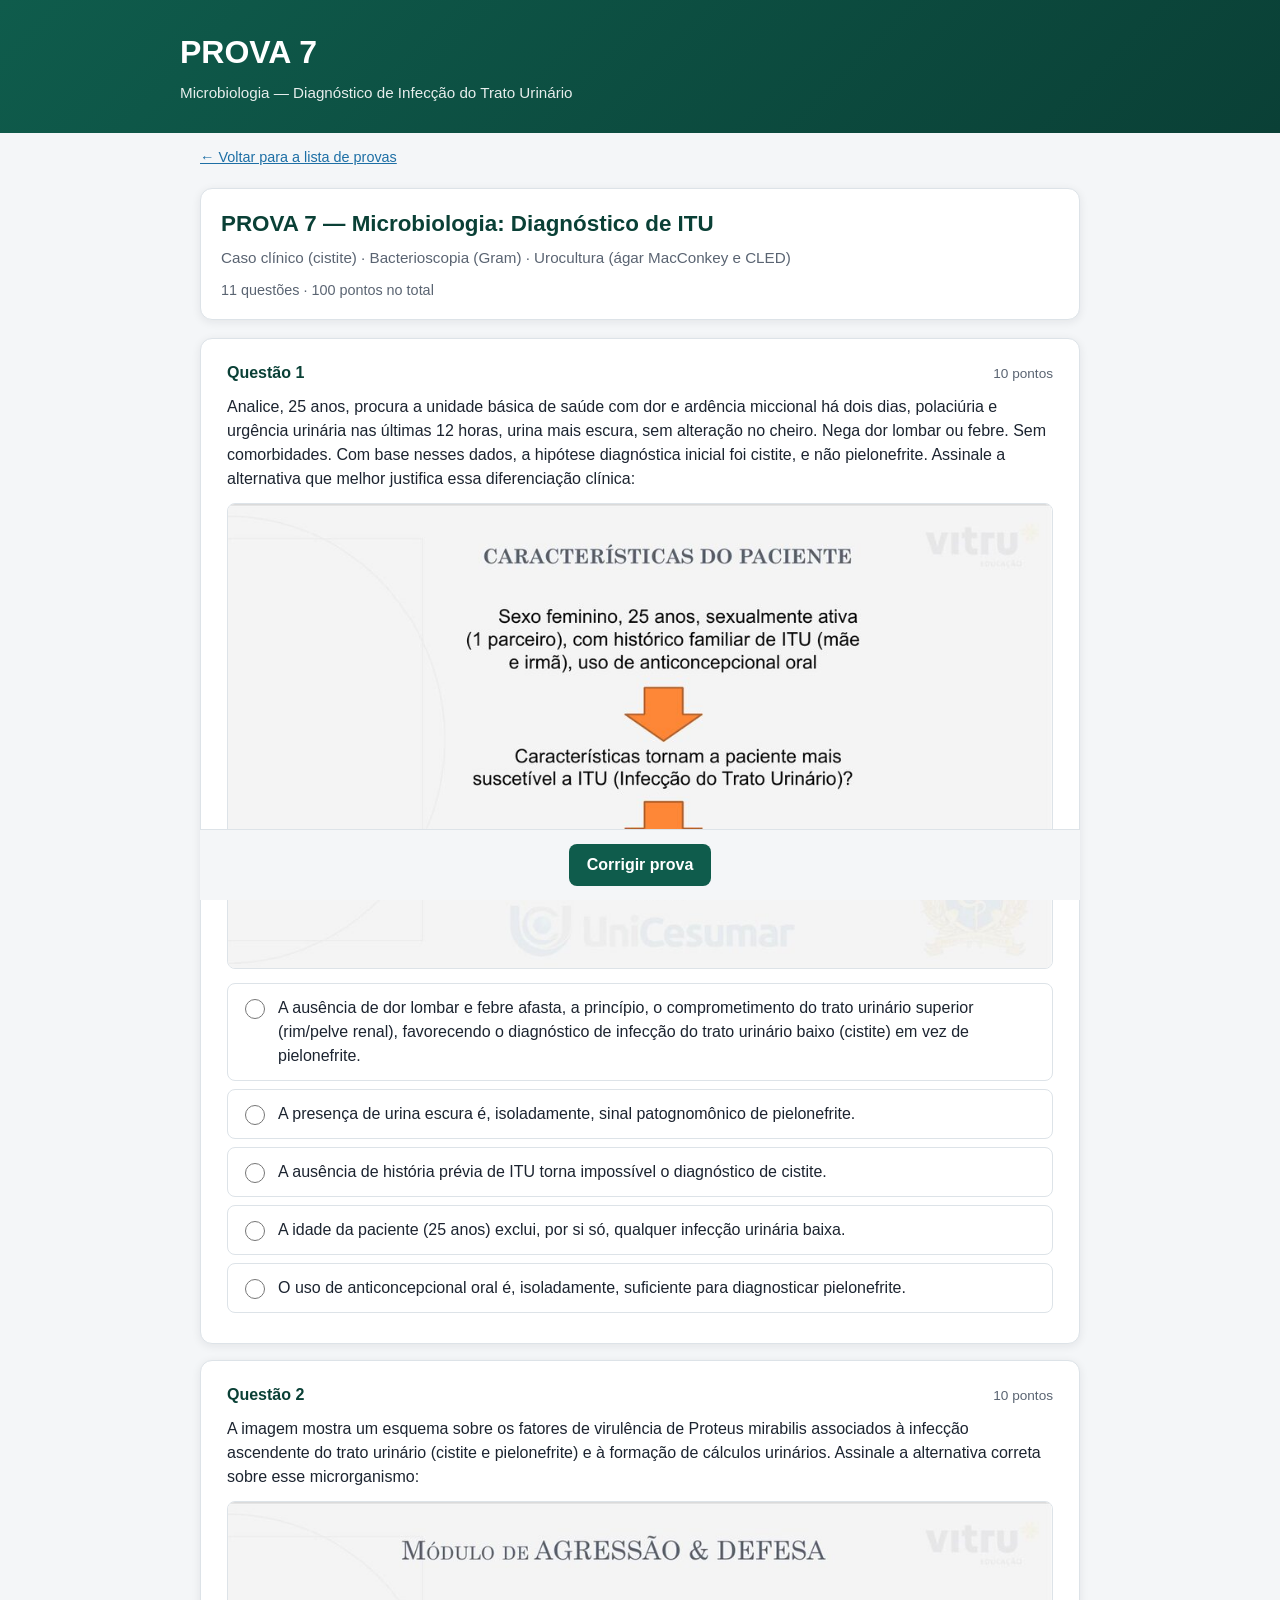
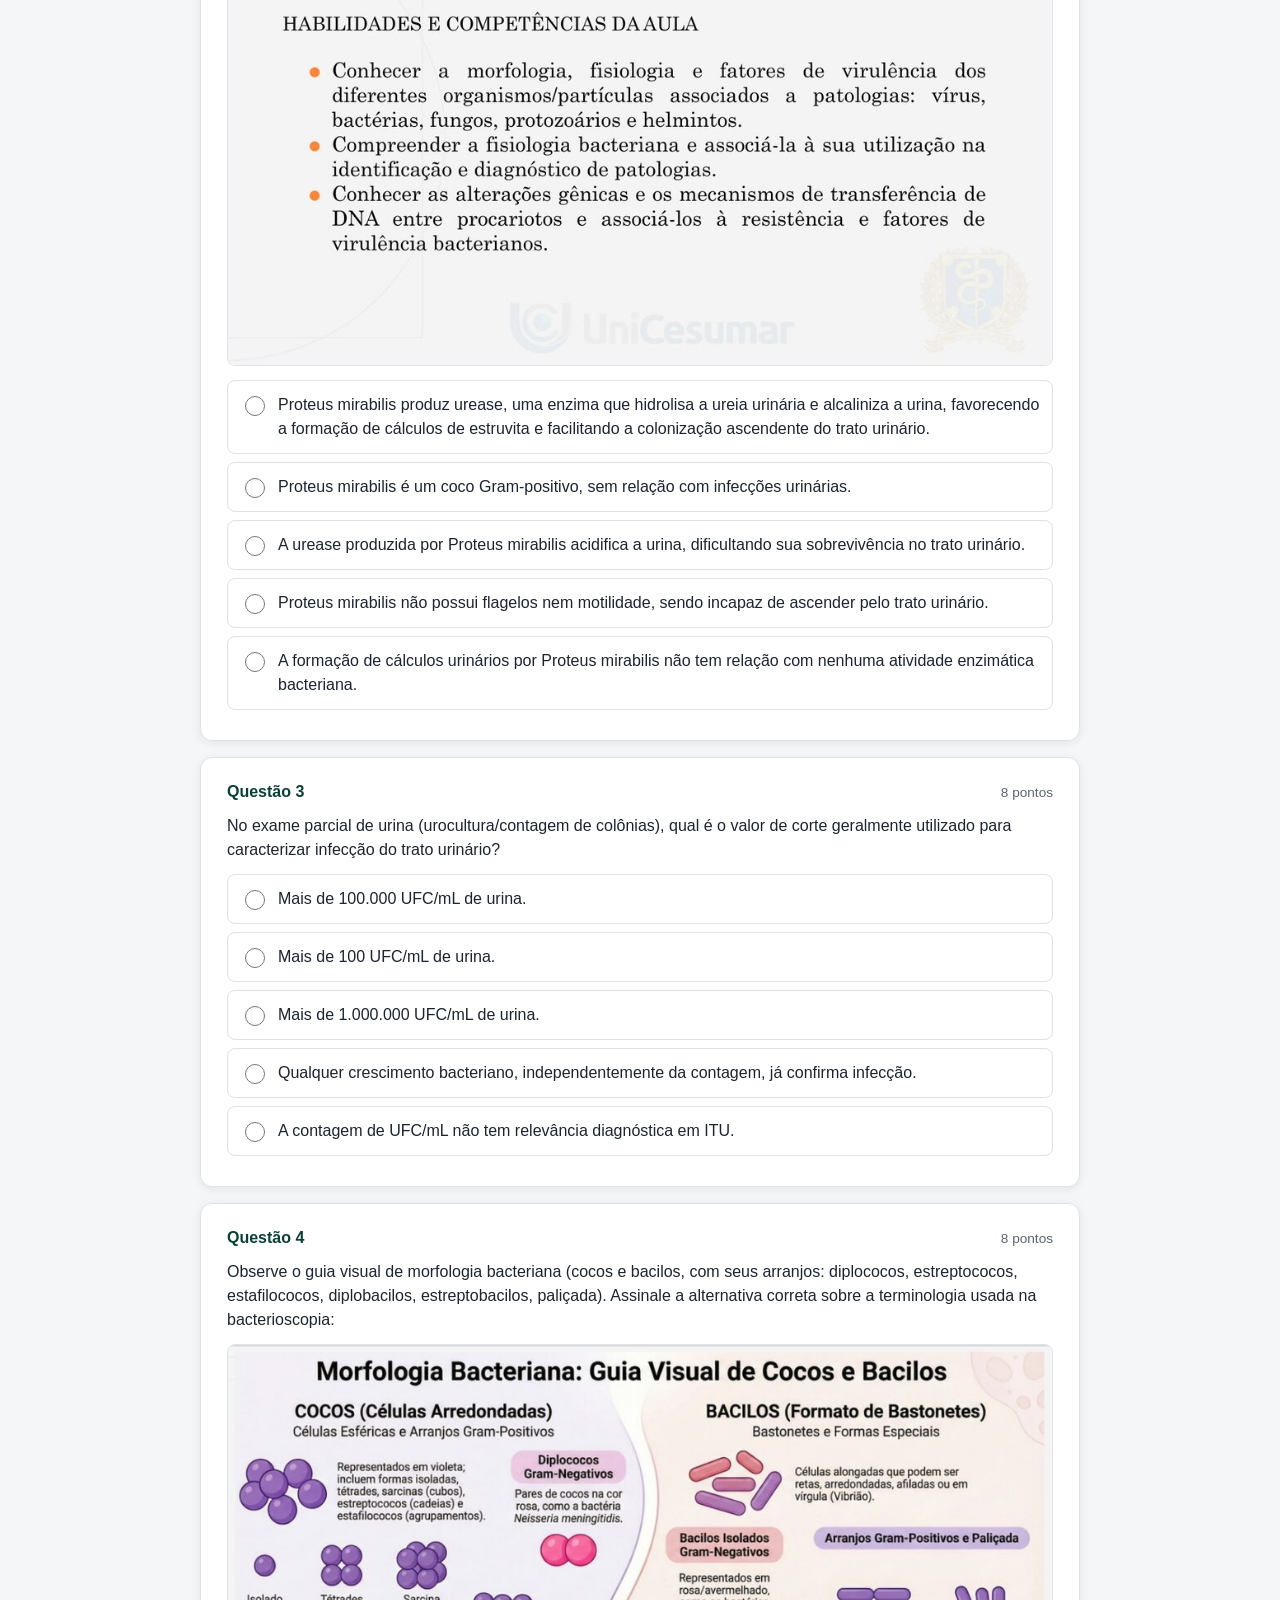
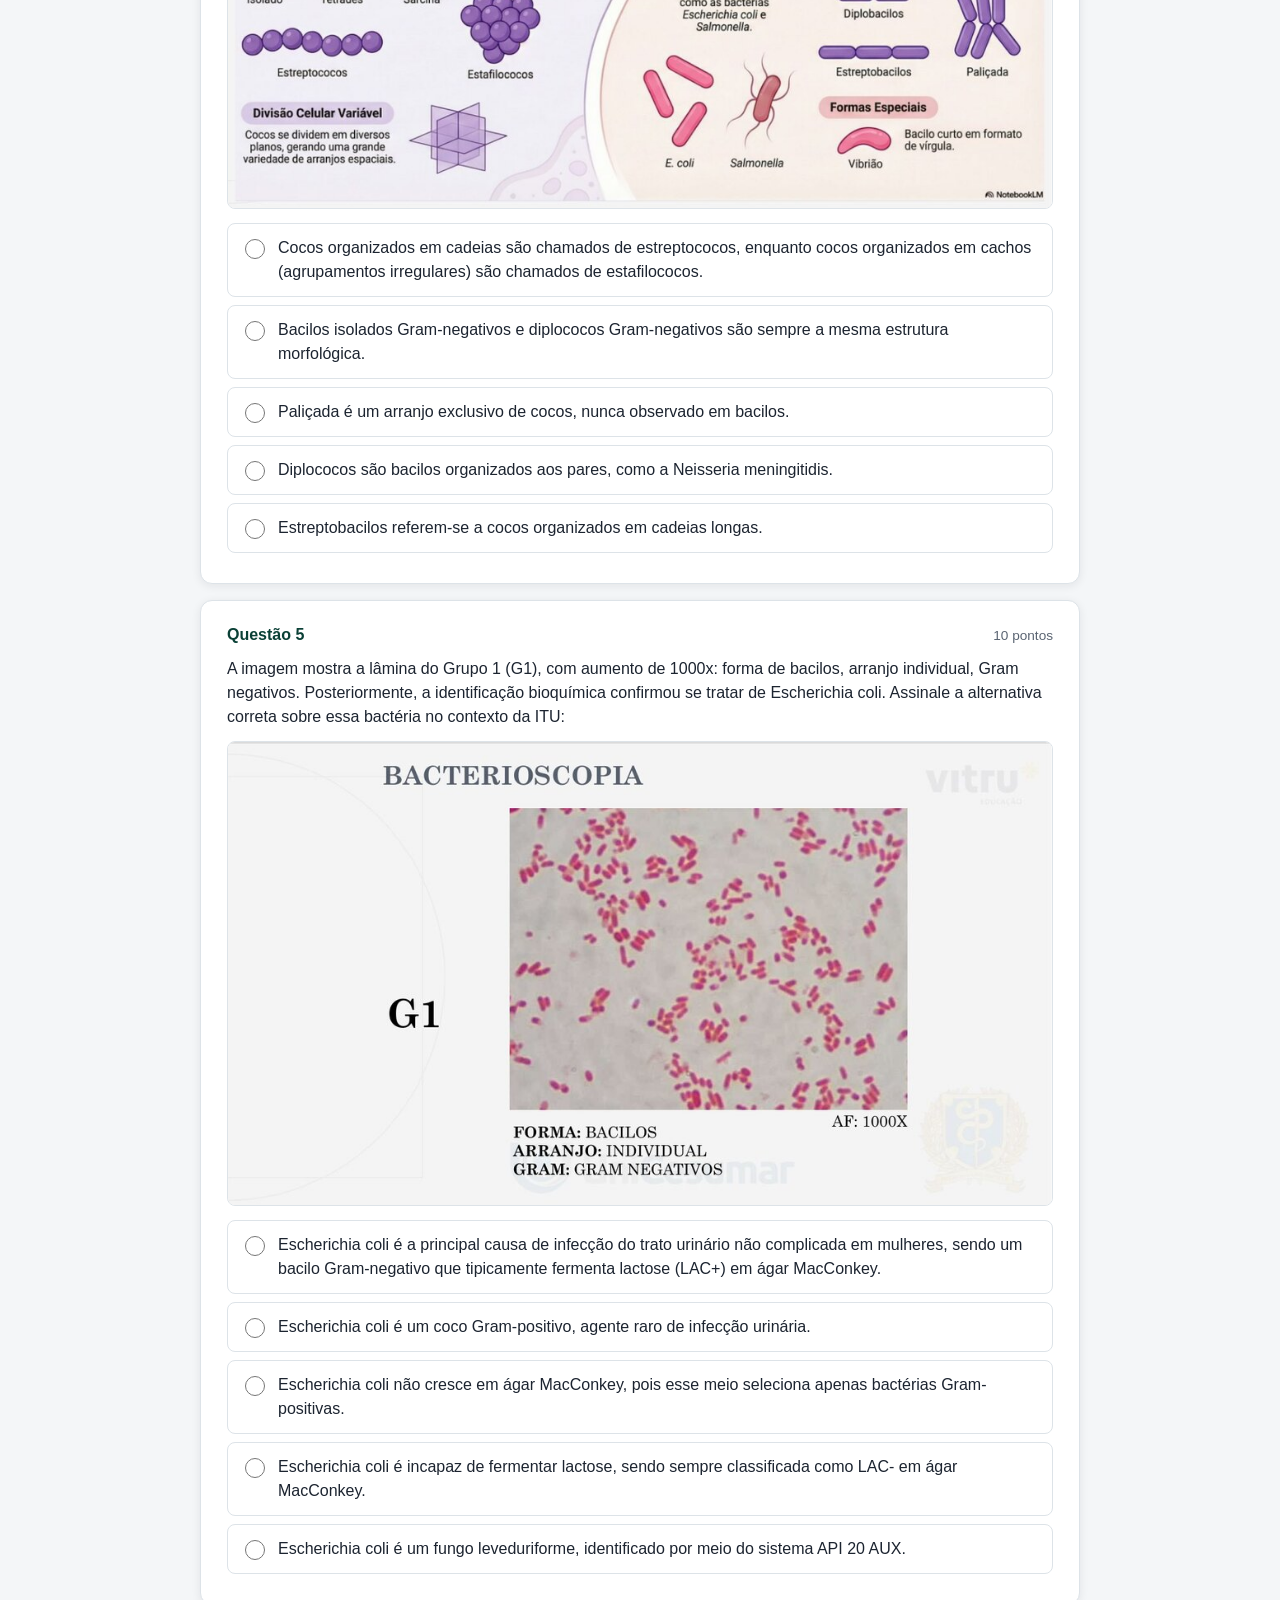
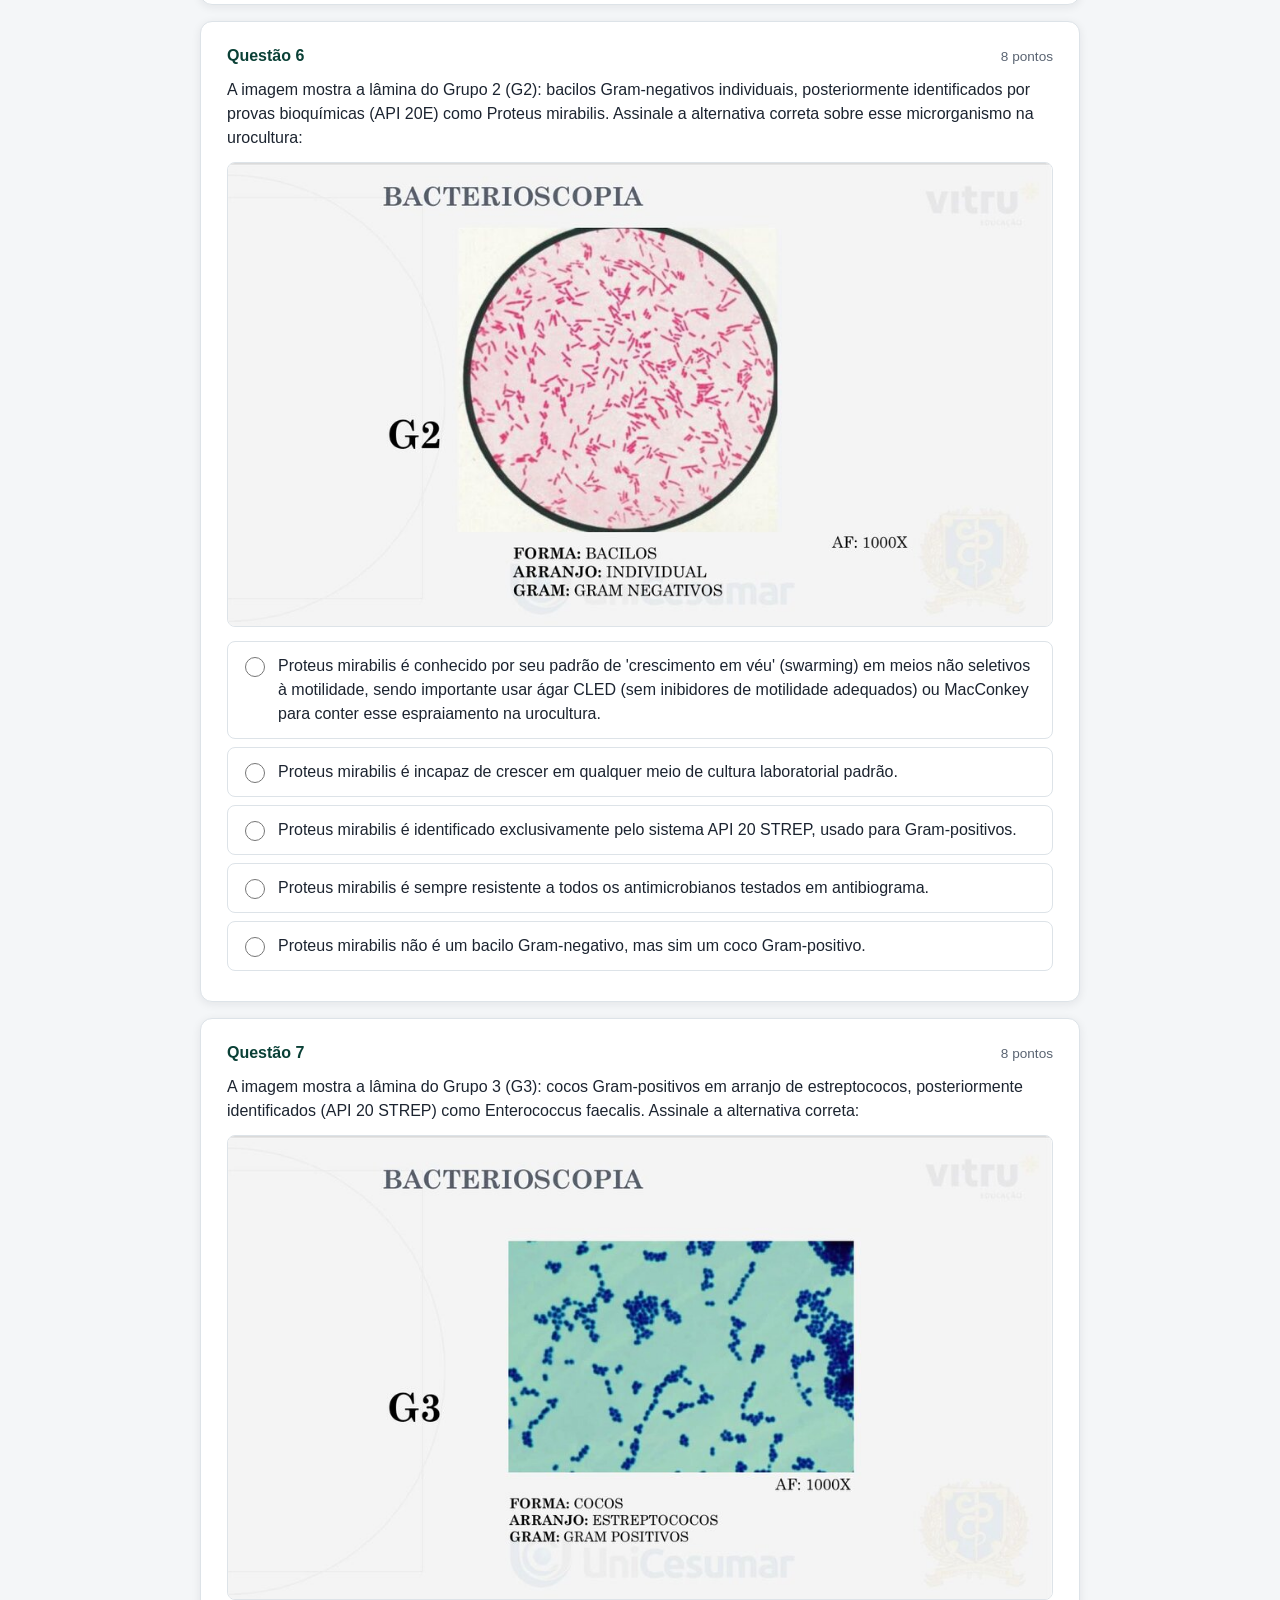
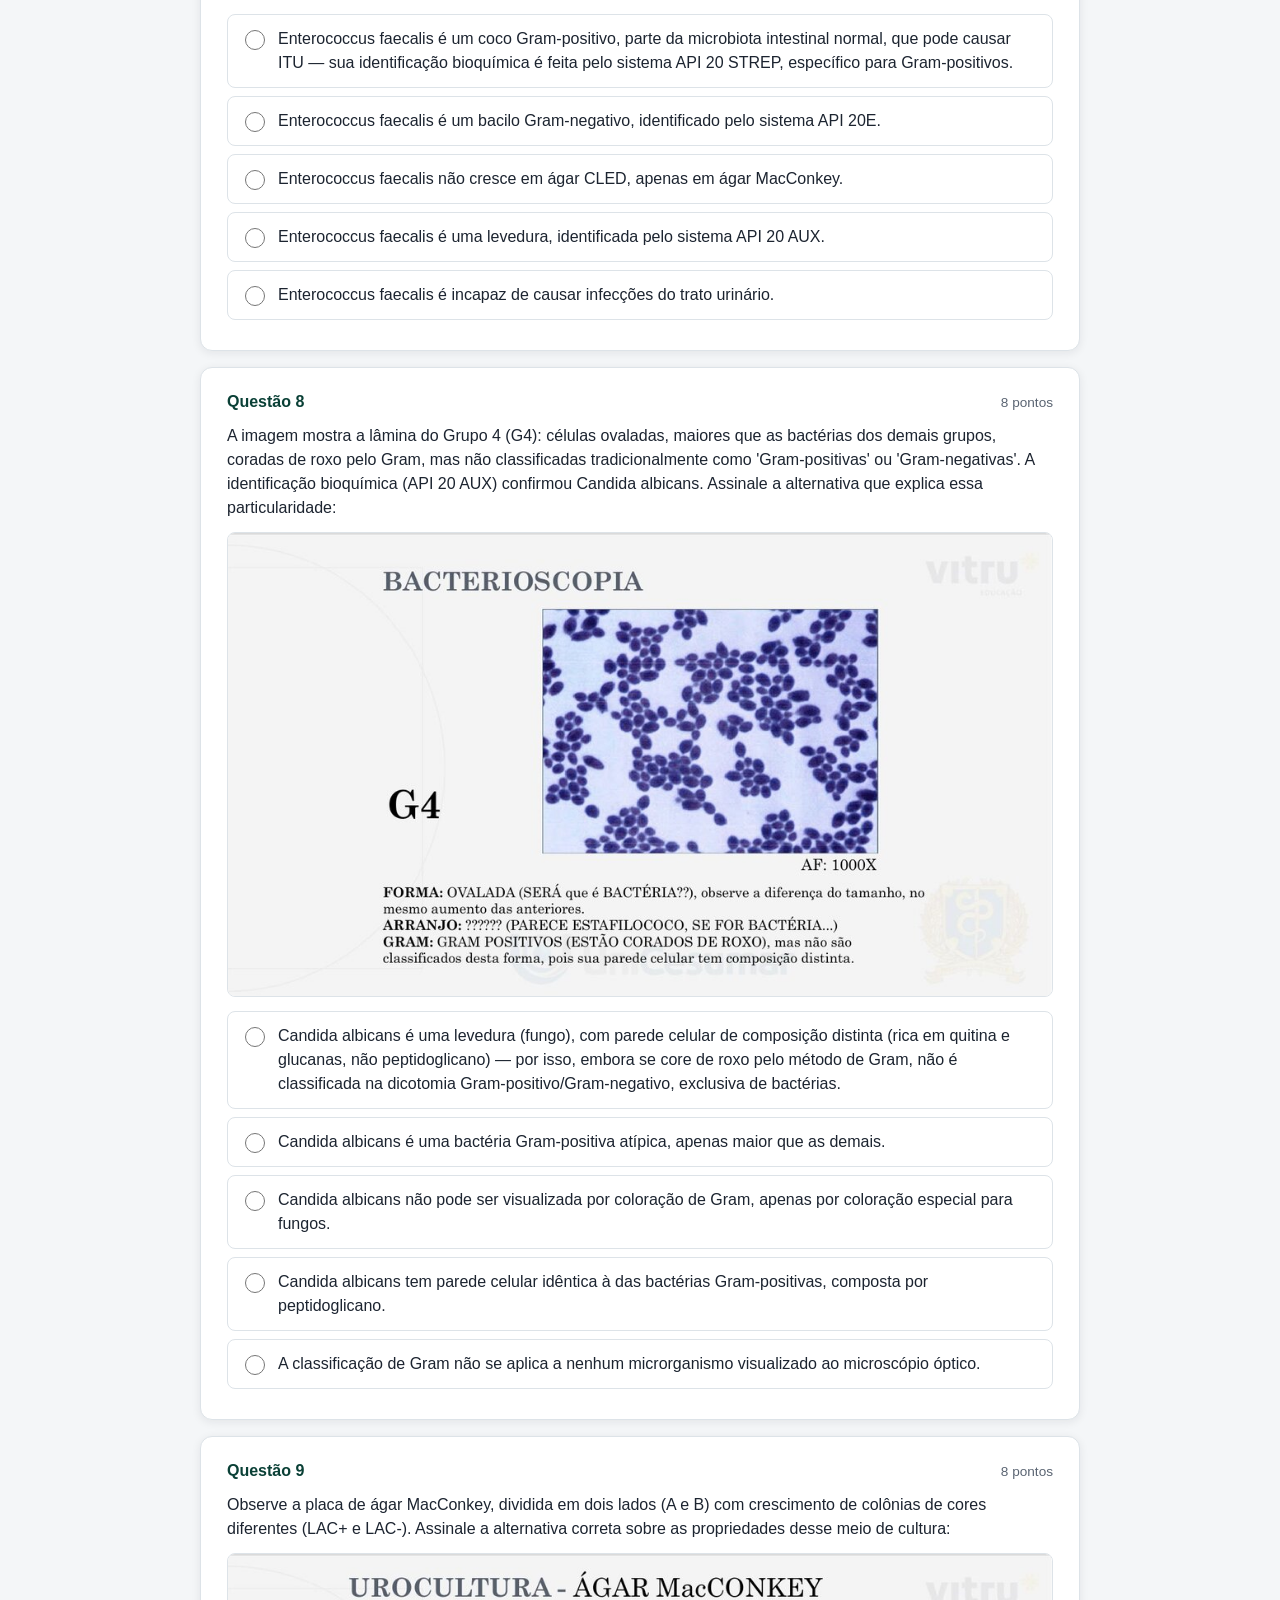
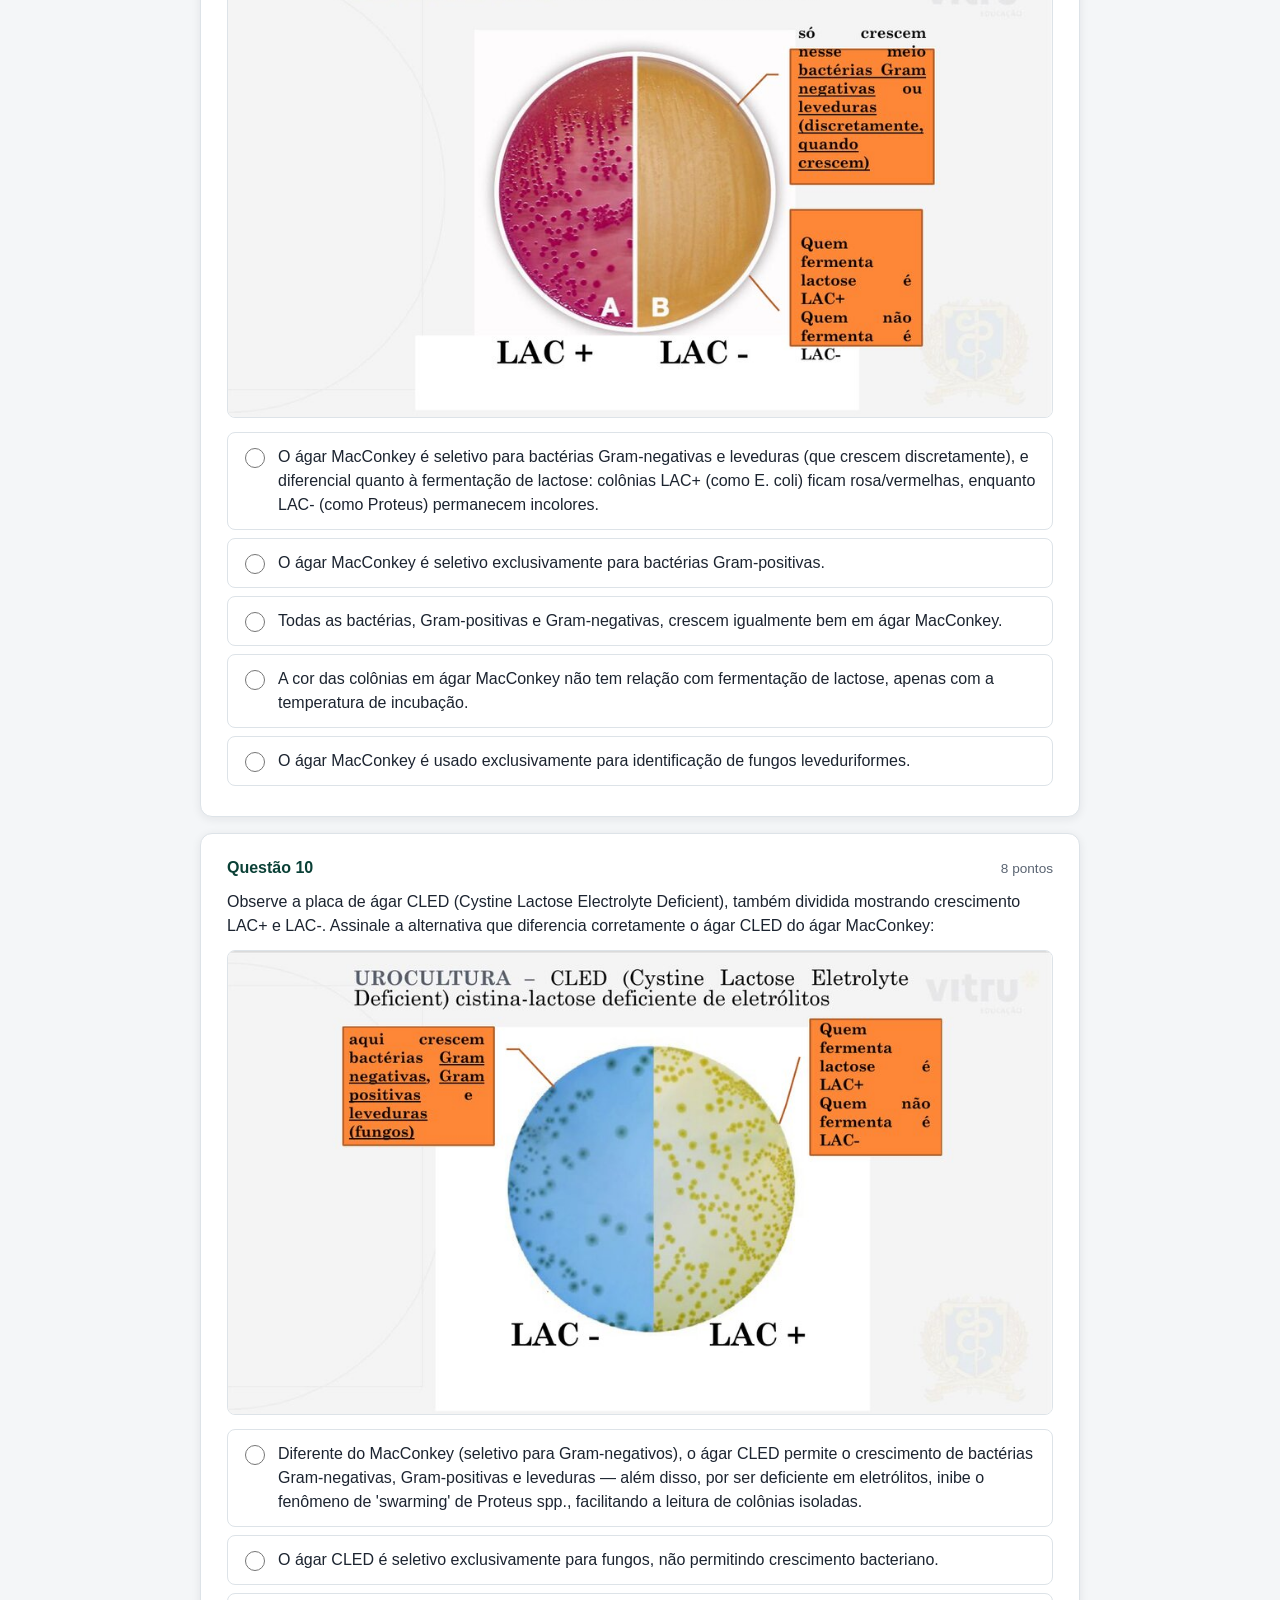
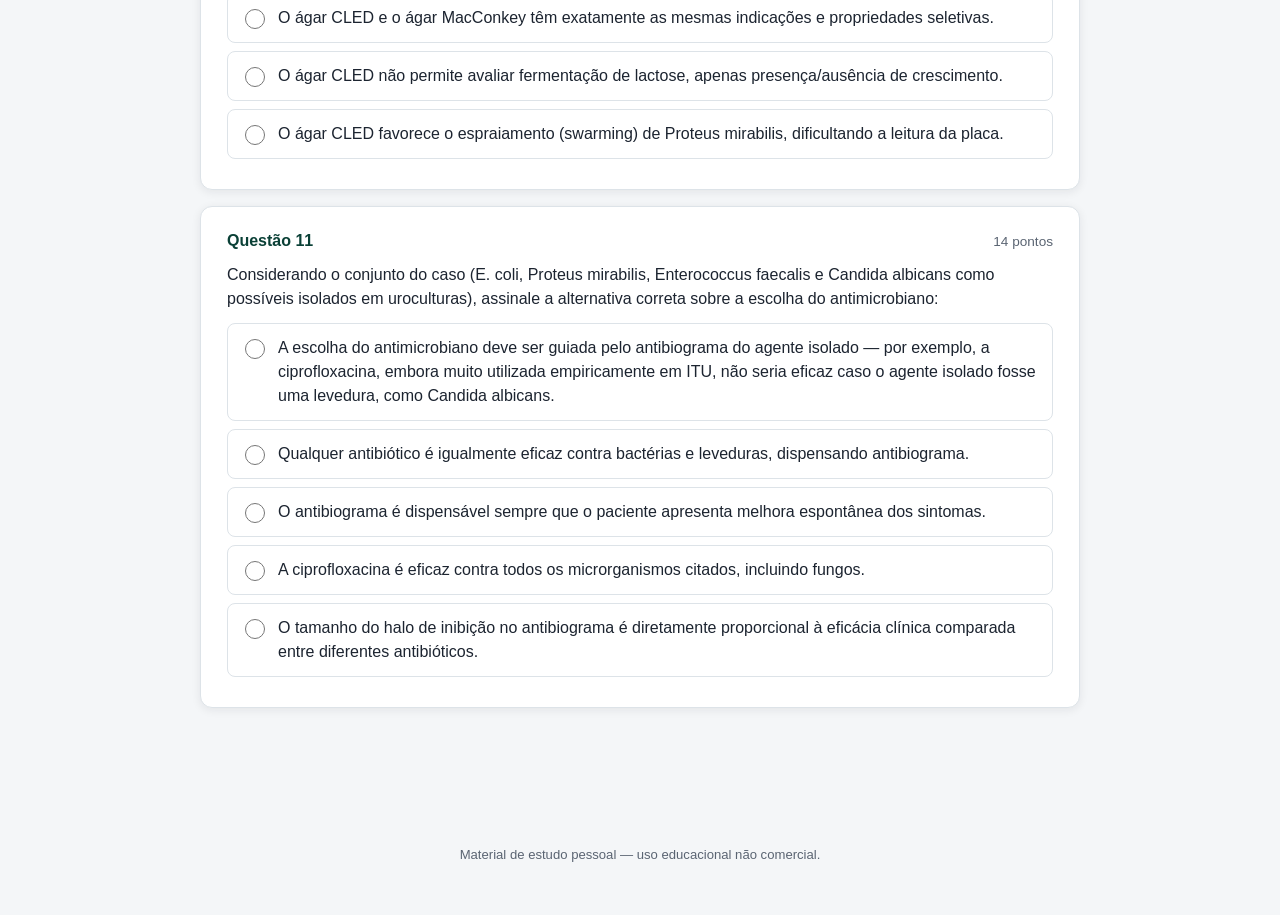
<file: prova7.html>
<!DOCTYPE html>
<html lang="pt-BR">
<head>
<meta charset="UTF-8">
<meta name="viewport" content="width=device-width, initial-scale=1, maximum-scale=1">
<title>Prova 7 — Microbiologia: Diagnóstico de ITU</title>
<link rel="stylesheet" href="assets/css/style.css">
</head>
<body>

<header class="site-header">
  <div class="inner">
    <h1>PROVA 7</h1>
    <p>Microbiologia — Diagnóstico de Infecção do Trato Urinário</p>
  </div>
</header>

<div class="breadcrumb"><a href="index.html">&larr; Voltar para a lista de provas</a></div>

<main>
  <div id="quiz-app"></div>
</main>

<footer class="site-footer">
  Material de estudo pessoal — uso educacional não comercial.
</footer>

<script src="assets/js/engine.js"></script>
<script>
const examData = {
  title: "PROVA 7 — Microbiologia: Diagnóstico de ITU",
  subject: "Caso clínico (cistite) · Bacterioscopia (Gram) · Urocultura (ágar MacConkey e CLED)",
  questions: [
    {
      type: "single",
      points: 10,
      prompt: "Analice, 25 anos, procura a unidade básica de saúde com dor e ardência miccional há dois dias, polaciúria e urgência urinária nas últimas 12 horas, urina mais escura, sem alteração no cheiro. Nega dor lombar ou febre. Sem comorbidades. Com base nesses dados, a hipótese diagnóstica inicial foi cistite, e não pielonefrite. Assinale a alternativa que melhor justifica essa diferenciação clínica:",
      image: "assets/img/prova7/caso-clinico-fluxo.jpg",
      imageAlt: "Fluxograma do raciocínio clínico do caso de Analice",
      options: [
        "A ausência de dor lombar e febre afasta, a princípio, o comprometimento do trato urinário superior (rim/pelve renal), favorecendo o diagnóstico de infecção do trato urinário baixo (cistite) em vez de pielonefrite.",
        "A presença de urina escura é, isoladamente, sinal patognomônico de pielonefrite.",
        "A ausência de história prévia de ITU torna impossível o diagnóstico de cistite.",
        "A idade da paciente (25 anos) exclui, por si só, qualquer infecção urinária baixa.",
        "O uso de anticoncepcional oral é, isoladamente, suficiente para diagnosticar pielonefrite."
      ],
      correctIndex: 0,
      explanation: "Febre e dor lombar (sinal de Giordano positivo) são classicamente associadas ao comprometimento do trato urinário superior — pielonefrite (infecção que acomete o parênquima renal e a pelve). Como a paciente tinha apenas sintomas de trato urinário baixo (disúria, polaciúria, urgência), sem febre ou dor lombar, a hipótese inicial foi cistite (infecção restrita à bexiga). O histórico familiar de ITU e o uso de anticoncepcional oral são fatores que aumentam a suscetibilidade a ITU, mas não definem, isoladamente, o diagnóstico."
      },
    {
      type: "single",
      points: 10,
      prompt: "A imagem mostra um esquema sobre os fatores de virulência de Proteus mirabilis associados à infecção ascendente do trato urinário (cistite e pielonefrite) e à formação de cálculos urinários. Assinale a alternativa correta sobre esse microrganismo:",
      image: "assets/img/prova7/proteus-pielonefrite-diagrama.jpg",
      imageAlt: "Diagrama dos fatores de virulência de Proteus mirabilis na infecção urinária ascendente",
      options: [
        "Proteus mirabilis produz urease, uma enzima que hidrolisa a ureia urinária e alcaliniza a urina, favorecendo a formação de cálculos de estruvita e facilitando a colonização ascendente do trato urinário.",
        "Proteus mirabilis é um coco Gram-positivo, sem relação com infecções urinárias.",
        "A urease produzida por Proteus mirabilis acidifica a urina, dificultando sua sobrevivência no trato urinário.",
        "Proteus mirabilis não possui flagelos nem motilidade, sendo incapaz de ascender pelo trato urinário.",
        "A formação de cálculos urinários por Proteus mirabilis não tem relação com nenhuma atividade enzimática bacteriana."
      ],
      correctIndex: 0,
      explanation: "Proteus mirabilis é um bacilo Gram-negativo com importantes fatores de virulência: fímbrias (adesão), flagelos (motilidade/swarming, que favorece a ascensão pelo trato urinário) e, principalmente, a enzima UREASE, que hidrolisa a ureia urinária em amônia, alcalinizando a urina — ambiente que favorece a precipitação de cristais de estruvita (fosfato de amônio e magnésio) e a formação de cálculos urinários, além de facilitar a colonização de cateteres e a progressão para pielonefrite."
    },
    {
      type: "single",
      points: 8,
      prompt: "No exame parcial de urina (urocultura/contagem de colônias), qual é o valor de corte geralmente utilizado para caracterizar infecção do trato urinário?",
      options: [
        "Mais de 100.000 UFC/mL de urina.",
        "Mais de 100 UFC/mL de urina.",
        "Mais de 1.000.000 UFC/mL de urina.",
        "Qualquer crescimento bacteriano, independentemente da contagem, já confirma infecção.",
        "A contagem de UFC/mL não tem relevância diagnóstica em ITU."
      ],
      correctIndex: 0,
      explanation: "O valor de corte clássico para caracterizar infecção do trato urinário na urocultura é de mais de 100.000 UFC/mL (unidades formadoras de colônia por mililitro) de urina. Contagens mais baixas podem representar contaminação da coleta, especialmente em amostras colhidas sem técnica asséptica adequada, embora em certos contextos clínicos (paciente sintomático, coleta por cateterismo) limiares menores também possam ser considerados significativos."
    },
    {
      type: "single",
      points: 8,
      prompt: "Observe o guia visual de morfologia bacteriana (cocos e bacilos, com seus arranjos: diplococos, estreptococos, estafilococos, diplobacilos, estreptobacilos, paliçada). Assinale a alternativa correta sobre a terminologia usada na bacterioscopia:",
      image: "assets/img/prova7/morfologia-cocos-bacilos-guia.jpg",
      imageAlt: "Guia visual de morfologia bacteriana: cocos e bacilos e seus arranjos",
      options: [
        "Cocos organizados em cadeias são chamados de estreptococos, enquanto cocos organizados em cachos (agrupamentos irregulares) são chamados de estafilococos.",
        "Bacilos isolados Gram-negativos e diplococos Gram-negativos são sempre a mesma estrutura morfológica.",
        "Paliçada é um arranjo exclusivo de cocos, nunca observado em bacilos.",
        "Diplococos são bacilos organizados aos pares, como a Neisseria meningitidis.",
        "Estreptobacilos referem-se a cocos organizados em cadeias longas."
      ],
      correctIndex: 0,
      explanation: "Na nomenclatura de arranjos bacterianos: cocos em cadeias = estreptococos; cocos em agrupamentos irregulares ('cachos de uva') = estafilococos; cocos aos pares = diplococos (ex.: Neisseria meningitidis, que são diplococos Gram-NEGATIVOS, não bacilos); bacilos aos pares = diplobacilos; bacilos em cadeias = estreptobacilos; bacilos lado a lado = arranjo em paliçada (ex.: Corynebacterium)."
    },
    {
      type: "single",
      points: 10,
      prompt: "A imagem mostra a lâmina do Grupo 1 (G1), com aumento de 1000x: forma de bacilos, arranjo individual, Gram negativos. Posteriormente, a identificação bioquímica confirmou se tratar de Escherichia coli. Assinale a alternativa correta sobre essa bactéria no contexto da ITU:",
      image: "assets/img/prova7/g1-bacterioscopia.jpg",
      imageAlt: "Bacterioscopia do Grupo 1: bacilos Gram-negativos individuais",
      options: [
        "Escherichia coli é a principal causa de infecção do trato urinário não complicada em mulheres, sendo um bacilo Gram-negativo que tipicamente fermenta lactose (LAC+) em ágar MacConkey.",
        "Escherichia coli é um coco Gram-positivo, agente raro de infecção urinária.",
        "Escherichia coli não cresce em ágar MacConkey, pois esse meio seleciona apenas bactérias Gram-positivas.",
        "Escherichia coli é incapaz de fermentar lactose, sendo sempre classificada como LAC- em ágar MacConkey.",
        "Escherichia coli é um fungo leveduriforme, identificado por meio do sistema API 20 AUX."
      ],
      correctIndex: 0,
      explanation: "Escherichia coli é a causa mais comum de infecção urinária não complicada (cerca de 80% dos casos), sendo um bacilo Gram-negativo que tipicamente fermenta lactose (LAC+), crescendo como colônias rosa/vermelhas em ágar MacConkey — meio seletivo para Gram-negativos e leveduras, que não favorece o crescimento de Gram-positivos."
    },
    {
      type: "single",
      points: 8,
      prompt: "A imagem mostra a lâmina do Grupo 2 (G2): bacilos Gram-negativos individuais, posteriormente identificados por provas bioquímicas (API 20E) como Proteus mirabilis. Assinale a alternativa correta sobre esse microrganismo na urocultura:",
      image: "assets/img/prova7/g2-bacterioscopia.jpg",
      imageAlt: "Bacterioscopia do Grupo 2: bacilos Gram-negativos individuais",
      options: [
        "Proteus mirabilis é conhecido por seu padrão de 'crescimento em véu' (swarming) em meios não seletivos à motilidade, sendo importante usar ágar CLED (sem inibidores de motilidade adequados) ou MacConkey para conter esse espraiamento na urocultura.",
        "Proteus mirabilis é incapaz de crescer em qualquer meio de cultura laboratorial padrão.",
        "Proteus mirabilis é identificado exclusivamente pelo sistema API 20 STREP, usado para Gram-positivos.",
        "Proteus mirabilis é sempre resistente a todos os antimicrobianos testados em antibiograma.",
        "Proteus mirabilis não é um bacilo Gram-negativo, mas sim um coco Gram-positivo."
      ],
      correctIndex: 0,
      explanation: "Proteus mirabilis é um bacilo Gram-negativo conhecido pela motilidade por flagelos peritríquios, que causa um fenômeno chamado 'swarming' (crescimento em véu, espraiando-se pela superfície do ágar) em meios não seletivos à motilidade — por isso meios como o CLED (que não contém sais que estimulam esse espraiamento) são úteis na urocultura de rotina. A identificação bioquímica de bacilos Gram-negativos é feita pelo sistema API 20E (não API 20 STREP, usado para Gram-positivos)."
    },
    {
      type: "single",
      points: 8,
      prompt: "A imagem mostra a lâmina do Grupo 3 (G3): cocos Gram-positivos em arranjo de estreptococos, posteriormente identificados (API 20 STREP) como Enterococcus faecalis. Assinale a alternativa correta:",
      image: "assets/img/prova7/g3-bacterioscopia.jpg",
      imageAlt: "Bacterioscopia do Grupo 3: cocos Gram-positivos em arranjo de estreptococos",
      options: [
        "Enterococcus faecalis é um coco Gram-positivo, parte da microbiota intestinal normal, que pode causar ITU — sua identificação bioquímica é feita pelo sistema API 20 STREP, específico para Gram-positivos.",
        "Enterococcus faecalis é um bacilo Gram-negativo, identificado pelo sistema API 20E.",
        "Enterococcus faecalis não cresce em ágar CLED, apenas em ágar MacConkey.",
        "Enterococcus faecalis é uma levedura, identificada pelo sistema API 20 AUX.",
        "Enterococcus faecalis é incapaz de causar infecções do trato urinário."
      ],
      correctIndex: 0,
      explanation: "Enterococcus faecalis é um coco Gram-positivo (arranjo em cadeias curtas/estreptococos), membro da microbiota intestinal normal, mas que pode causar ITU, principalmente em pacientes com fatores de risco (uso de cateteres, hospitalização, uso prévio de antibióticos). É identificado bioquimicamente pelo sistema API 20 STREP (para Gram-positivos). Diferente do MacConkey (que não favorece Gram-positivos), o ágar CLED permite o crescimento tanto de Gram-negativos quanto de Gram-positivos e leveduras."
    },
    {
      type: "single",
      points: 8,
      prompt: "A imagem mostra a lâmina do Grupo 4 (G4): células ovaladas, maiores que as bactérias dos demais grupos, coradas de roxo pelo Gram, mas não classificadas tradicionalmente como 'Gram-positivas' ou 'Gram-negativas'. A identificação bioquímica (API 20 AUX) confirmou Candida albicans. Assinale a alternativa que explica essa particularidade:",
      image: "assets/img/prova7/g4-bacterioscopia.jpg",
      imageAlt: "Bacterioscopia do Grupo 4: células leveduriformes ovaladas coradas pelo Gram",
      options: [
        "Candida albicans é uma levedura (fungo), com parede celular de composição distinta (rica em quitina e glucanas, não peptidoglicano) — por isso, embora se core de roxo pelo método de Gram, não é classificada na dicotomia Gram-positivo/Gram-negativo, exclusiva de bactérias.",
        "Candida albicans é uma bactéria Gram-positiva atípica, apenas maior que as demais.",
        "Candida albicans não pode ser visualizada por coloração de Gram, apenas por coloração especial para fungos.",
        "Candida albicans tem parede celular idêntica à das bactérias Gram-positivas, composta por peptidoglicano.",
        "A classificação de Gram não se aplica a nenhum microrganismo visualizado ao microscópio óptico."
      ],
      correctIndex: 0,
      explanation: "A classificação Gram-positivo/Gram-negativo é baseada na composição da parede celular bacteriana (presença e espessura da camada de peptidoglicano). Fungos como Candida albicans têm parede celular de composição diferente (quitina, glucanas, mananas), não peptidoglicano — por isso, apesar de reterem o corante violeta de cristal (corando de roxo) por suas características de permeabilidade, não se aplica a eles a classificação Gram-positivo/Gram-negativo, reservada a bactérias."
    },
    {
      type: "single",
      points: 8,
      prompt: "Observe a placa de ágar MacConkey, dividida em dois lados (A e B) com crescimento de colônias de cores diferentes (LAC+ e LAC-). Assinale a alternativa correta sobre as propriedades desse meio de cultura:",
      image: "assets/img/prova7/macconkey-agar.jpg",
      imageAlt: "Placa de ágar MacConkey mostrando crescimento LAC+ e LAC-",
      options: [
        "O ágar MacConkey é seletivo para bactérias Gram-negativas e leveduras (que crescem discretamente), e diferencial quanto à fermentação de lactose: colônias LAC+ (como E. coli) ficam rosa/vermelhas, enquanto LAC- (como Proteus) permanecem incolores.",
        "O ágar MacConkey é seletivo exclusivamente para bactérias Gram-positivas.",
        "Todas as bactérias, Gram-positivas e Gram-negativas, crescem igualmente bem em ágar MacConkey.",
        "A cor das colônias em ágar MacConkey não tem relação com fermentação de lactose, apenas com a temperatura de incubação.",
        "O ágar MacConkey é usado exclusivamente para identificação de fungos leveduriformes."
      ],
      correctIndex: 0,
      explanation: "O ágar MacConkey contém sais biliares e cristal violeta, que inibem o crescimento de Gram-positivos (seletivo para Gram-negativos, com leveduras crescendo discretamente). É também diferencial: contém lactose e um indicador de pH — bactérias que fermentam lactose (LAC+, como E. coli) produzem ácido e formam colônias rosa/vermelhas; as que não fermentam (LAC-, como Proteus mirabilis) permanecem incolores/claras."
    },
    {
      type: "single",
      points: 8,
      prompt: "Observe a placa de ágar CLED (Cystine Lactose Electrolyte Deficient), também dividida mostrando crescimento LAC+ e LAC-. Assinale a alternativa que diferencia corretamente o ágar CLED do ágar MacConkey:",
      image: "assets/img/prova7/cled-agar.jpg",
      imageAlt: "Placa de ágar CLED mostrando crescimento LAC+ e LAC-",
      options: [
        "Diferente do MacConkey (seletivo para Gram-negativos), o ágar CLED permite o crescimento de bactérias Gram-negativas, Gram-positivas e leveduras — além disso, por ser deficiente em eletrólitos, inibe o fenômeno de 'swarming' de Proteus spp., facilitando a leitura de colônias isoladas.",
        "O ágar CLED é seletivo exclusivamente para fungos, não permitindo crescimento bacteriano.",
        "O ágar CLED e o ágar MacConkey têm exatamente as mesmas indicações e propriedades seletivas.",
        "O ágar CLED não permite avaliar fermentação de lactose, apenas presença/ausência de crescimento.",
        "O ágar CLED favorece o espraiamento (swarming) de Proteus mirabilis, dificultando a leitura da placa."
      ],
      correctIndex: 0,
      explanation: "O ágar CLED é deficiente em eletrólitos — justamente essa deficiência de eletrólitos impede o fenômeno de 'swarming' (espraiamento) de bactérias móveis como Proteus mirabilis, permitindo a visualização de colônias isoladas, o que facilita a contagem de UFC/mL na urocultura de rotina. Diferente do MacConkey (seletivo, só Gram-negativos e leveduras discretamente), o CLED permite o crescimento de Gram-negativos, Gram-positivos E leveduras, sendo por isso o meio preferido para urocultura de rotina. Também é diferencial para fermentação de lactose (LAC+/LAC-), assim como o MacConkey."
    },
    {
      type: "single",
      points: 14,
      prompt: "Considerando o conjunto do caso (E. coli, Proteus mirabilis, Enterococcus faecalis e Candida albicans como possíveis isolados em uroculturas), assinale a alternativa correta sobre a escolha do antimicrobiano:",
      options: [
        "A escolha do antimicrobiano deve ser guiada pelo antibiograma do agente isolado — por exemplo, a ciprofloxacina, embora muito utilizada empiricamente em ITU, não seria eficaz caso o agente isolado fosse uma levedura, como Candida albicans.",
        "Qualquer antibiótico é igualmente eficaz contra bactérias e leveduras, dispensando antibiograma.",
        "O antibiograma é dispensável sempre que o paciente apresenta melhora espontânea dos sintomas.",
        "A ciprofloxacina é eficaz contra todos os microrganismos citados, incluindo fungos.",
        "O tamanho do halo de inibição no antibiograma é diretamente proporcional à eficácia clínica comparada entre diferentes antibióticos."
      ],
      correctIndex: 0,
      explanation: "A urocultura com antibiograma orienta a escolha terapêutica correta. Antibióticos (como a ciprofloxacina, muito usada empiricamente) atuam sobre bactérias, não sobre fungos — por isso seriam ineficazes caso o agente fosse Candida albicans (que exige tratamento antifúngico). Além disso, o tamanho do halo de inibição no antibiograma indica sensibilidade/resistência daquele isolado a cada antibiótico testado, mas NÃO permite comparar diretamente a eficácia entre antibióticos diferentes entre si."
    }
  ]
};
renderExam(examData);
</script>
</body>
</html>
</file>
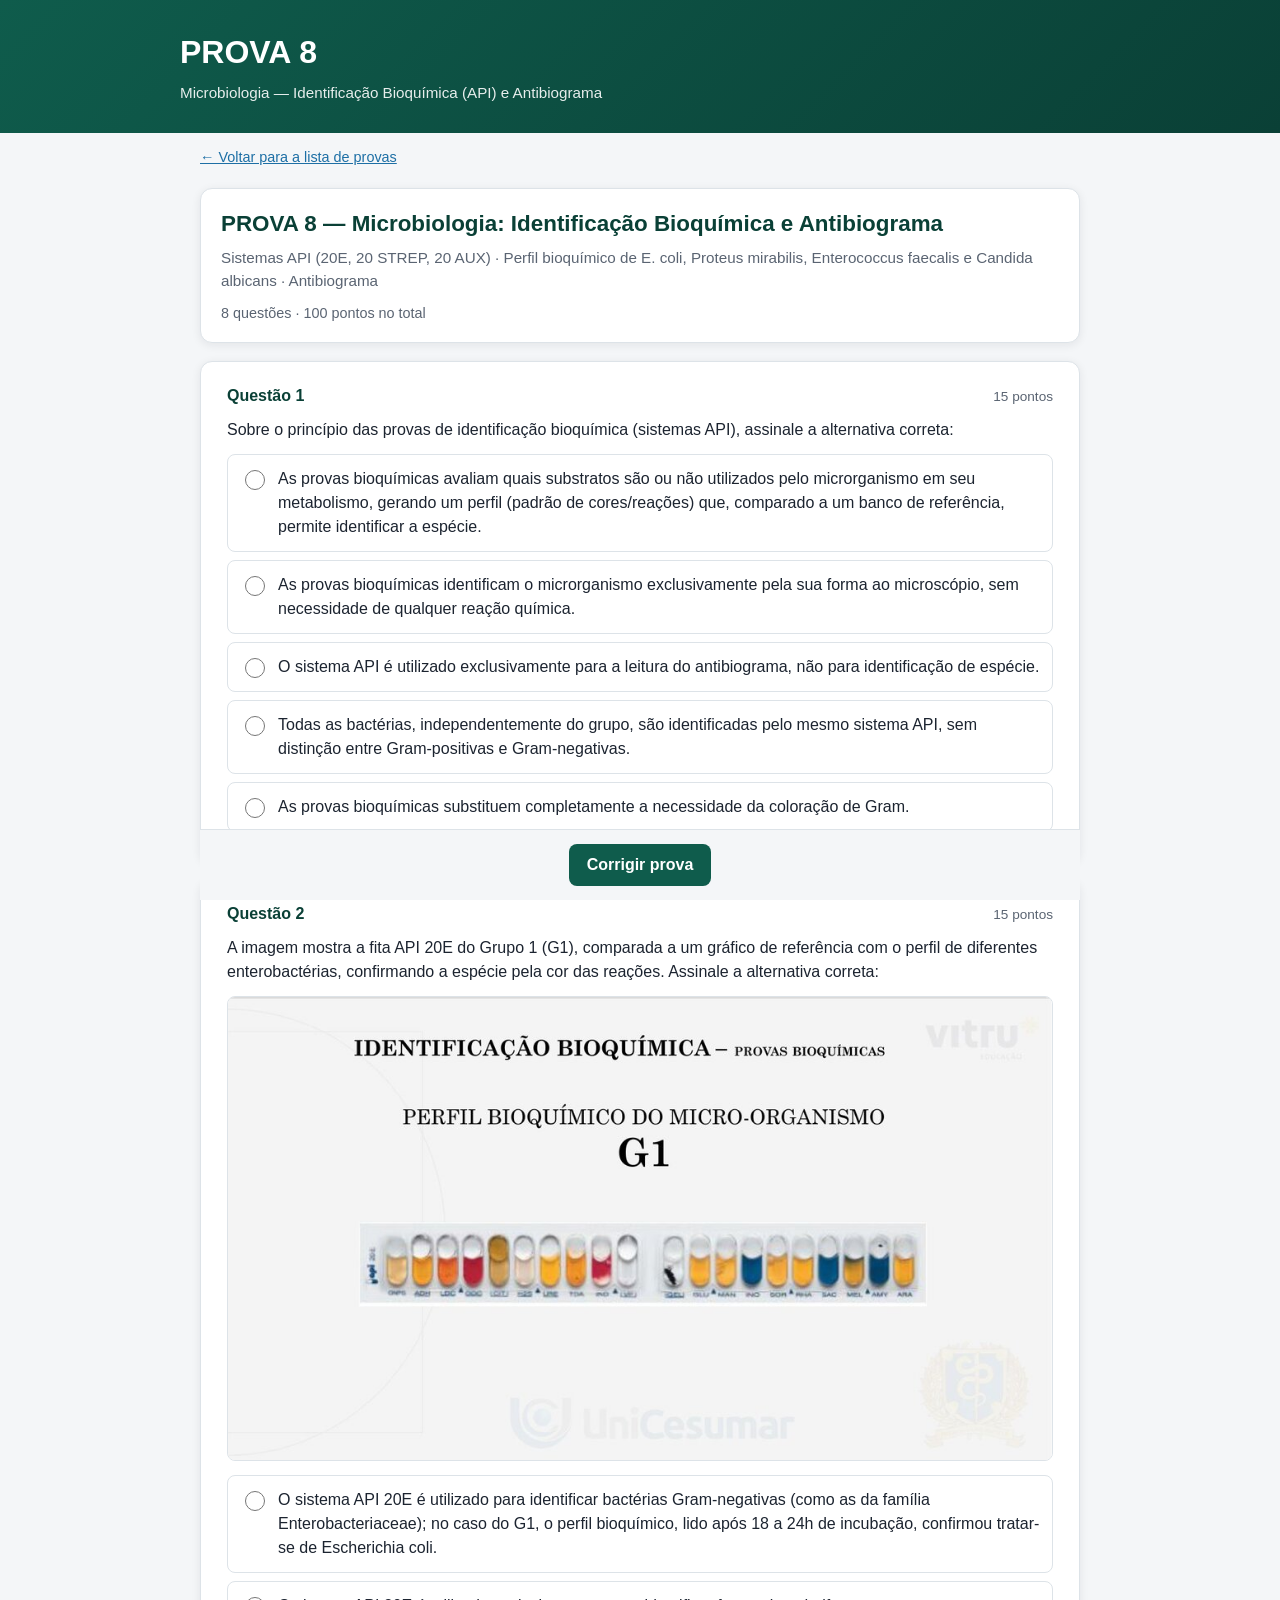
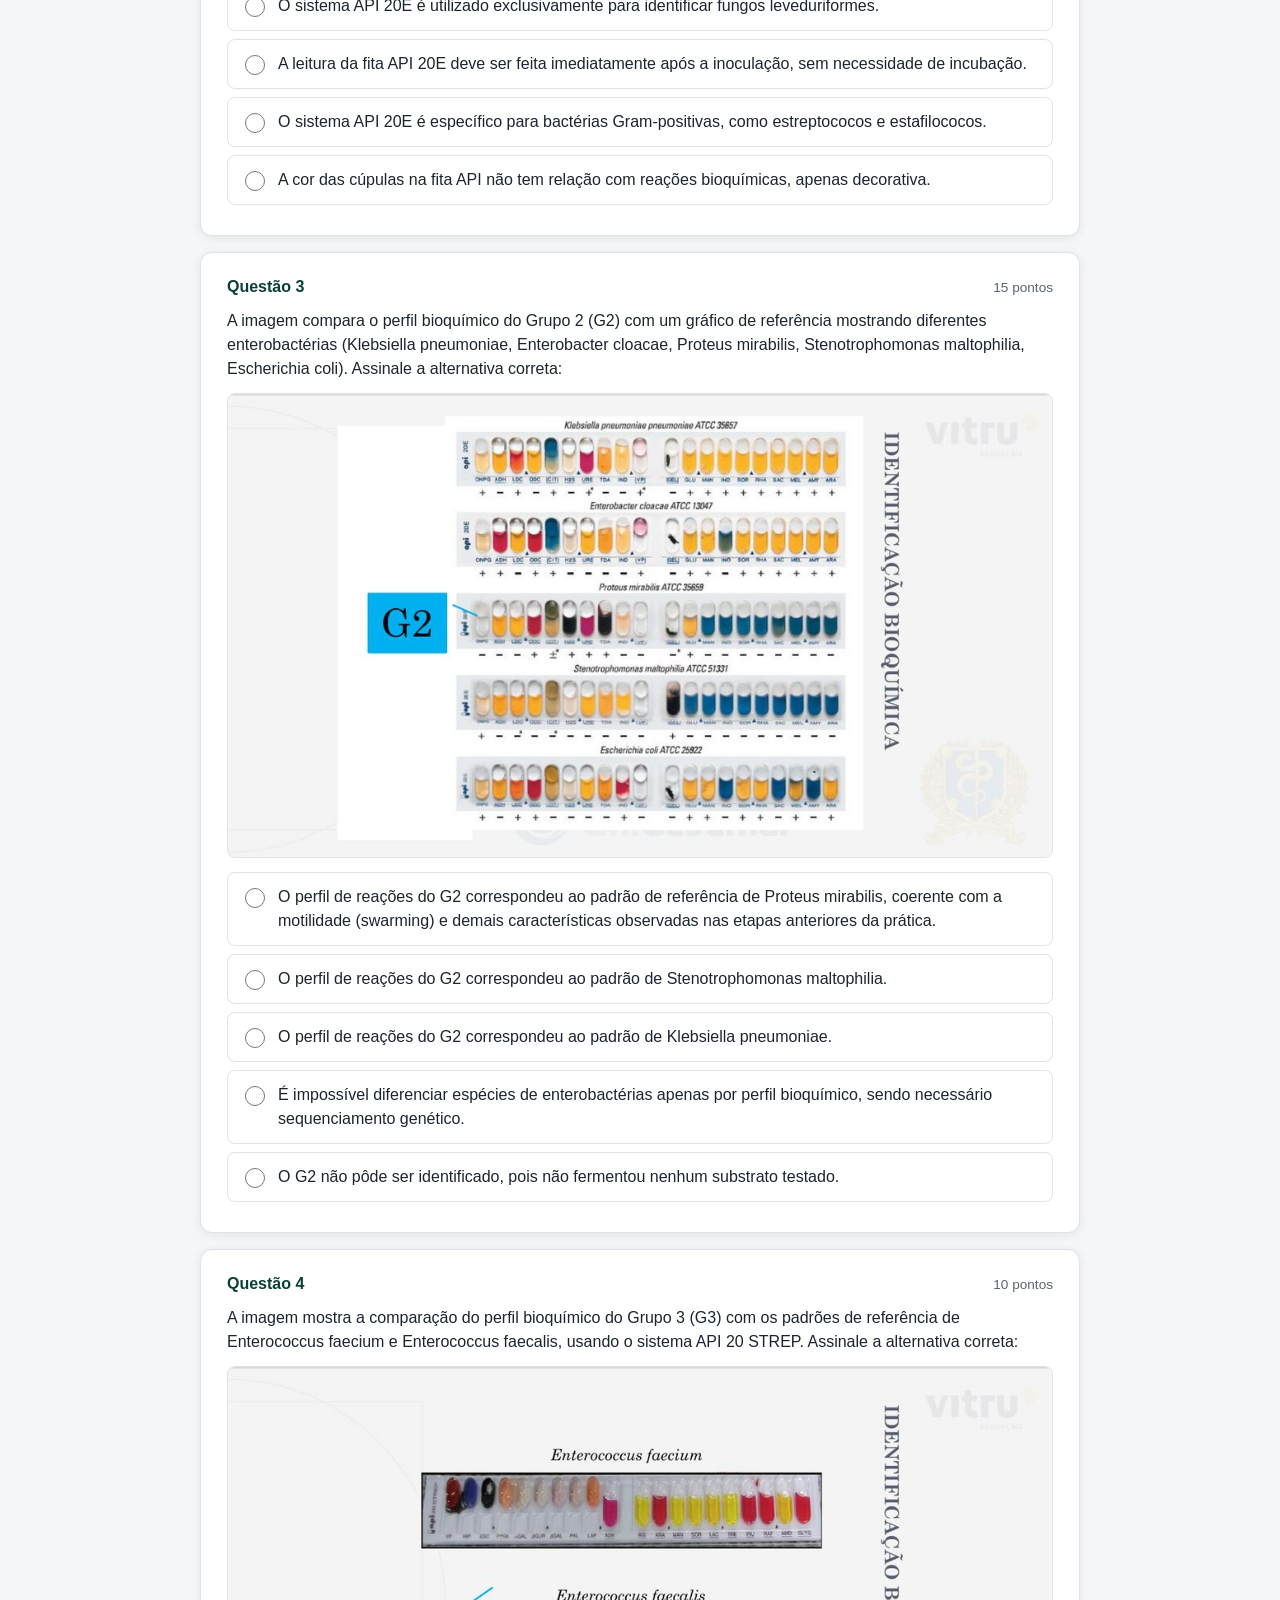
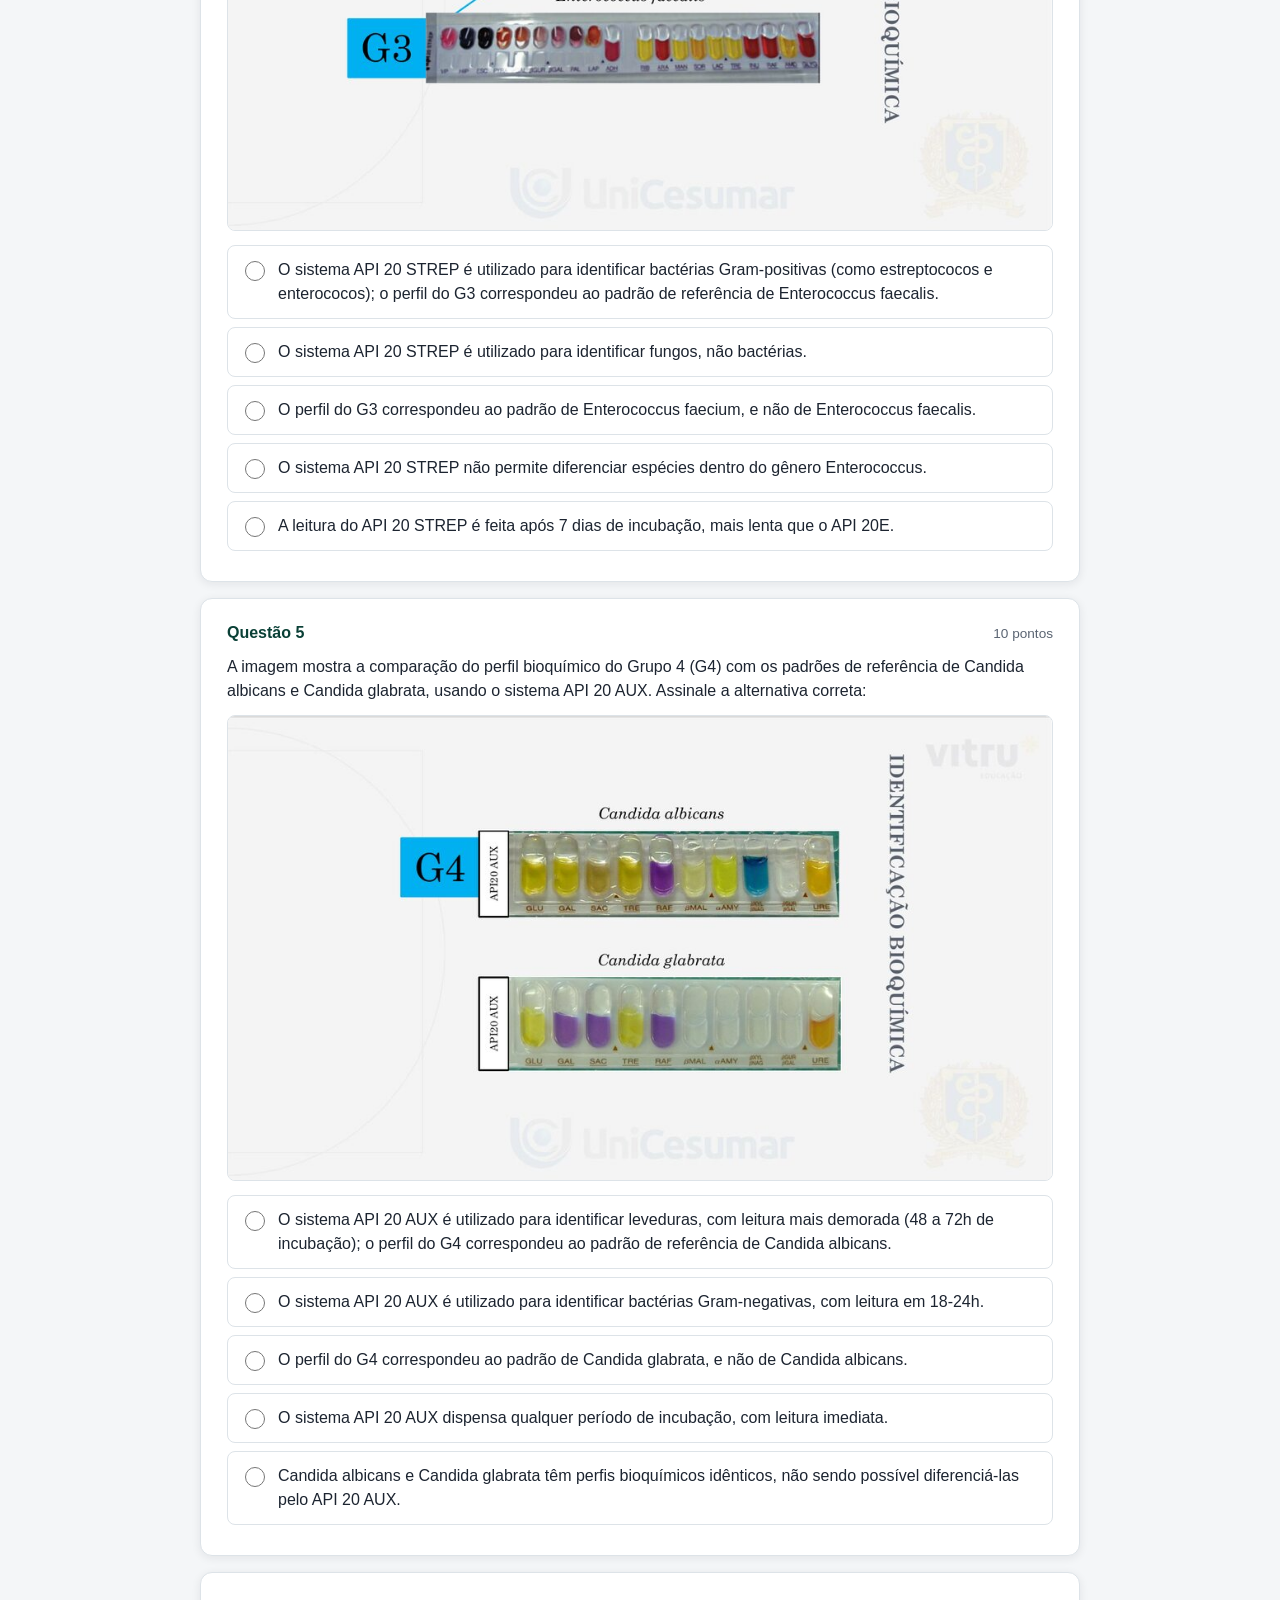
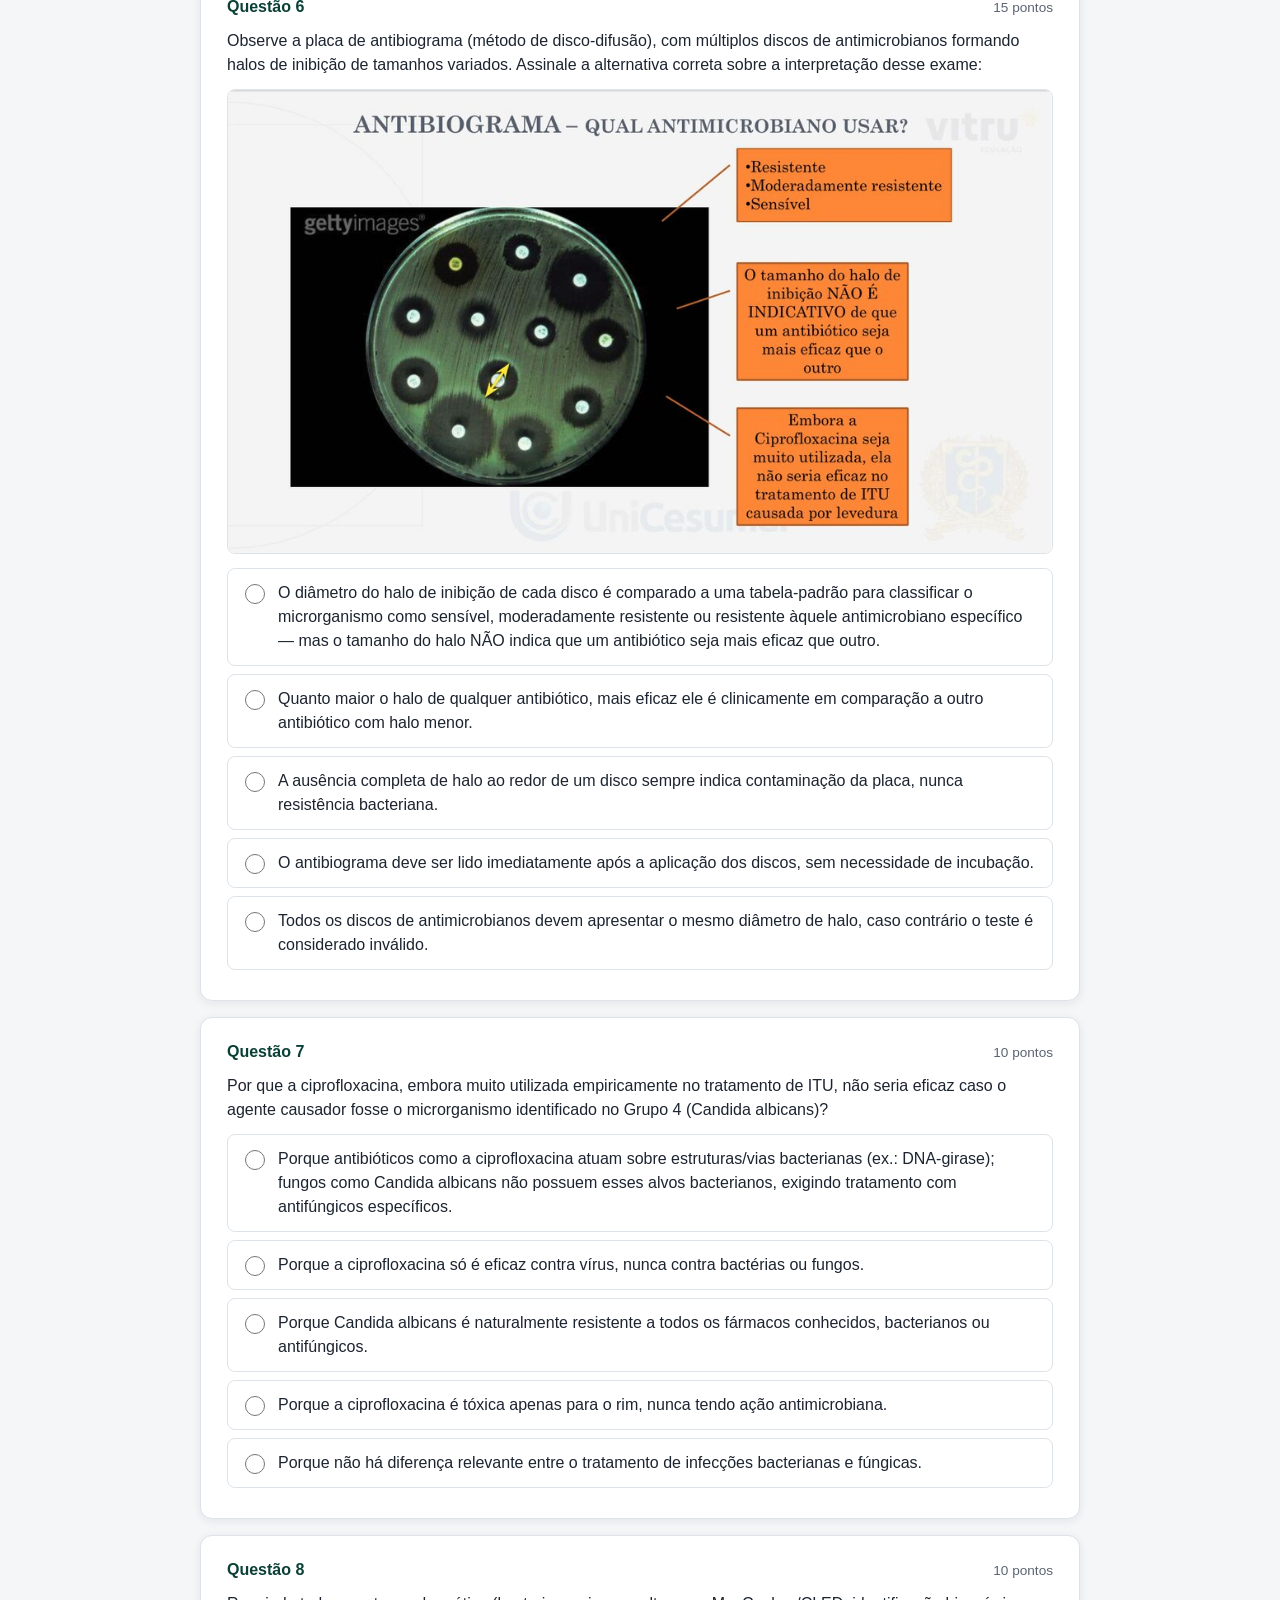
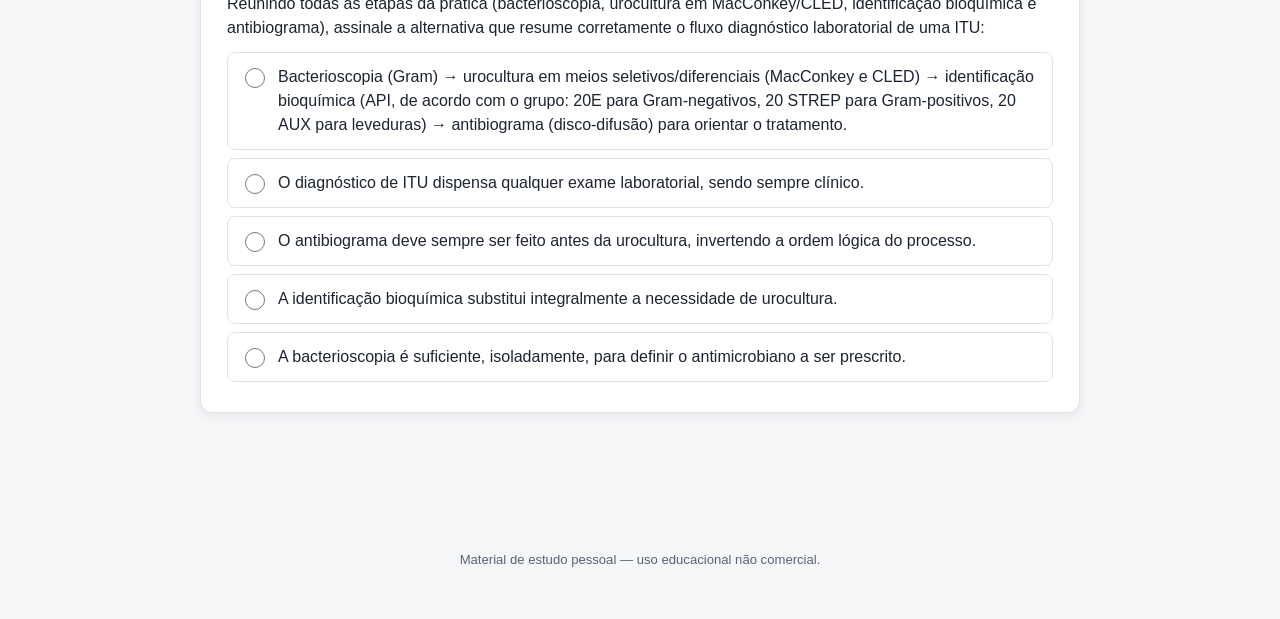
<file: prova8.html>
<!DOCTYPE html>
<html lang="pt-BR">
<head>
<meta charset="UTF-8">
<meta name="viewport" content="width=device-width, initial-scale=1, maximum-scale=1">
<title>Prova 8 — Microbiologia: Identificação Bioquímica e Antibiograma</title>
<link rel="stylesheet" href="assets/css/style.css">
</head>
<body>

<header class="site-header">
  <div class="inner">
    <h1>PROVA 8</h1>
    <p>Microbiologia — Identificação Bioquímica (API) e Antibiograma</p>
  </div>
</header>

<div class="breadcrumb"><a href="index.html">&larr; Voltar para a lista de provas</a></div>

<main>
  <div id="quiz-app"></div>
</main>

<footer class="site-footer">
  Material de estudo pessoal — uso educacional não comercial.
</footer>

<script src="assets/js/engine.js"></script>
<script>
const examData = {
  title: "PROVA 8 — Microbiologia: Identificação Bioquímica e Antibiograma",
  subject: "Sistemas API (20E, 20 STREP, 20 AUX) · Perfil bioquímico de E. coli, Proteus mirabilis, Enterococcus faecalis e Candida albicans · Antibiograma",
  questions: [
    {
      type: "single",
      points: 15,
      prompt: "Sobre o princípio das provas de identificação bioquímica (sistemas API), assinale a alternativa correta:",
      options: [
        "As provas bioquímicas avaliam quais substratos são ou não utilizados pelo microrganismo em seu metabolismo, gerando um perfil (padrão de cores/reações) que, comparado a um banco de referência, permite identificar a espécie.",
        "As provas bioquímicas identificam o microrganismo exclusivamente pela sua forma ao microscópio, sem necessidade de qualquer reação química.",
        "O sistema API é utilizado exclusivamente para a leitura do antibiograma, não para identificação de espécie.",
        "Todas as bactérias, independentemente do grupo, são identificadas pelo mesmo sistema API, sem distinção entre Gram-positivas e Gram-negativas.",
        "As provas bioquímicas substituem completamente a necessidade da coloração de Gram."
      ],
      correctIndex: 0,
      explanation: "As provas de identificação bioquímica avaliam o perfil metabólico do micro-organismo — quais substratos ele consegue ou não utilizar/fermentar, gerando reações de cor características em cada cúpula da fita API. Esse perfil (conjunto de resultados positivos/negativos) é comparado a um banco de dados de referência para identificar a espécie com precisão, complementando (não substituindo) a informação morfológica obtida na bacterioscopia/Gram."
    },
    {
      type: "single",
      points: 15,
      prompt: "A imagem mostra a fita API 20E do Grupo 1 (G1), comparada a um gráfico de referência com o perfil de diferentes enterobactérias, confirmando a espécie pela cor das reações. Assinale a alternativa correta:",
      image: "assets/img/prova8/api20e-g1-strip.jpg",
      imageAlt: "Fita API 20E do Grupo 1 com perfil bioquímico",
      options: [
        "O sistema API 20E é utilizado para identificar bactérias Gram-negativas (como as da família Enterobacteriaceae); no caso do G1, o perfil bioquímico, lido após 18 a 24h de incubação, confirmou tratar-se de Escherichia coli.",
        "O sistema API 20E é utilizado exclusivamente para identificar fungos leveduriformes.",
        "A leitura da fita API 20E deve ser feita imediatamente após a inoculação, sem necessidade de incubação.",
        "O sistema API 20E é específico para bactérias Gram-positivas, como estreptococos e estafilococos.",
        "A cor das cúpulas na fita API não tem relação com reações bioquímicas, apenas decorativa."
      ],
      correctIndex: 0,
      explanation: "O sistema API 20E é usado para identificar bactérias Gram-negativas, principalmente da família Enterobacteriaceae. A leitura é feita após um período de incubação (18 a 24h), observando a cor de cada cúpula (que reflete se o substrato correspondente foi ou não metabolizado). No caso do G1, o perfil de reações obtido correspondeu ao padrão de referência de Escherichia coli."
    },
    {
      type: "single",
      points: 15,
      prompt: "A imagem compara o perfil bioquímico do Grupo 2 (G2) com um gráfico de referência mostrando diferentes enterobactérias (Klebsiella pneumoniae, Enterobacter cloacae, Proteus mirabilis, Stenotrophomonas maltophilia, Escherichia coli). Assinale a alternativa correta:",
      image: "assets/img/prova8/api20e-g2-chart.jpg",
      imageAlt: "Comparação do perfil bioquímico do Grupo 2 com gráfico de referência de enterobactérias",
      options: [
        "O perfil de reações do G2 correspondeu ao padrão de referência de Proteus mirabilis, coerente com a motilidade (swarming) e demais características observadas nas etapas anteriores da prática.",
        "O perfil de reações do G2 correspondeu ao padrão de Stenotrophomonas maltophilia.",
        "O perfil de reações do G2 correspondeu ao padrão de Klebsiella pneumoniae.",
        "É impossível diferenciar espécies de enterobactérias apenas por perfil bioquímico, sendo necessário sequenciamento genético.",
        "O G2 não pôde ser identificado, pois não fermentou nenhum substrato testado."
      ],
      correctIndex: 0,
      explanation: "Comparando o perfil de reações bioquímicas do G2 com o gráfico de referência (que traz os padrões de Klebsiella pneumoniae, Enterobacter cloacae, Proteus mirabilis, Stenotrophomonas maltophilia e Escherichia coli), a correspondência foi com Proteus mirabilis — coerente com a motilidade por swarming e demais características observadas nas etapas de bacterioscopia e urocultura da prática."
    },
    {
      type: "single",
      points: 10,
      prompt: "A imagem mostra a comparação do perfil bioquímico do Grupo 3 (G3) com os padrões de referência de Enterococcus faecium e Enterococcus faecalis, usando o sistema API 20 STREP. Assinale a alternativa correta:",
      image: "assets/img/prova8/api20strep-g3-chart.jpg",
      imageAlt: "Comparação do perfil bioquímico do Grupo 3 com padrões de Enterococcus",
      options: [
        "O sistema API 20 STREP é utilizado para identificar bactérias Gram-positivas (como estreptococos e enterococos); o perfil do G3 correspondeu ao padrão de referência de Enterococcus faecalis.",
        "O sistema API 20 STREP é utilizado para identificar fungos, não bactérias.",
        "O perfil do G3 correspondeu ao padrão de Enterococcus faecium, e não de Enterococcus faecalis.",
        "O sistema API 20 STREP não permite diferenciar espécies dentro do gênero Enterococcus.",
        "A leitura do API 20 STREP é feita após 7 dias de incubação, mais lenta que o API 20E."
      ],
      correctIndex: 0,
      explanation: "O sistema API 20 STREP é usado para identificar bactérias Gram-positivas, como cocos do gênero Streptococcus e Enterococcus. O perfil de reações do G3 (lido após 4 a 24h de incubação — mais rápido que o API 20E) correspondeu especificamente ao padrão de referência de Enterococcus faecalis, diferenciando-o do perfil de Enterococcus faecium, também disponível para comparação."
    },
    {
      type: "single",
      points: 10,
      prompt: "A imagem mostra a comparação do perfil bioquímico do Grupo 4 (G4) com os padrões de referência de Candida albicans e Candida glabrata, usando o sistema API 20 AUX. Assinale a alternativa correta:",
      image: "assets/img/prova8/api20aux-g4-chart.jpg",
      imageAlt: "Comparação do perfil bioquímico do Grupo 4 com padrões de Candida",
      options: [
        "O sistema API 20 AUX é utilizado para identificar leveduras, com leitura mais demorada (48 a 72h de incubação); o perfil do G4 correspondeu ao padrão de referência de Candida albicans.",
        "O sistema API 20 AUX é utilizado para identificar bactérias Gram-negativas, com leitura em 18-24h.",
        "O perfil do G4 correspondeu ao padrão de Candida glabrata, e não de Candida albicans.",
        "O sistema API 20 AUX dispensa qualquer período de incubação, com leitura imediata.",
        "Candida albicans e Candida glabrata têm perfis bioquímicos idênticos, não sendo possível diferenciá-las pelo API 20 AUX."
      ],
      correctIndex: 0,
      explanation: "O sistema API 20 AUX é específico para identificação de leveduras, com tempo de incubação mais longo (48 a 72h) do que os sistemas bacterianos (API 20E: 18-24h; API 20 STREP: 4-24h) — reflexo do crescimento mais lento dos fungos. O perfil de reações do G4 correspondeu ao padrão de referência de Candida albicans, diferenciando-se do perfil de Candida glabrata."
    },
    {
      type: "single",
      points: 15,
      prompt: "Observe a placa de antibiograma (método de disco-difusão), com múltiplos discos de antimicrobianos formando halos de inibição de tamanhos variados. Assinale a alternativa correta sobre a interpretação desse exame:",
      image: "assets/img/prova8/antibiograma-placa.jpg",
      imageAlt: "Placa de antibiograma com halos de inibição de diferentes tamanhos",
      options: [
        "O diâmetro do halo de inibição de cada disco é comparado a uma tabela-padrão para classificar o microrganismo como sensível, moderadamente resistente ou resistente àquele antimicrobiano específico — mas o tamanho do halo NÃO indica que um antibiótico seja mais eficaz que outro.",
        "Quanto maior o halo de qualquer antibiótico, mais eficaz ele é clinicamente em comparação a outro antibiótico com halo menor.",
        "A ausência completa de halo ao redor de um disco sempre indica contaminação da placa, nunca resistência bacteriana.",
        "O antibiograma deve ser lido imediatamente após a aplicação dos discos, sem necessidade de incubação.",
        "Todos os discos de antimicrobianos devem apresentar o mesmo diâmetro de halo, caso contrário o teste é considerado inválido."
      ],
      correctIndex: 0,
      explanation: "No antibiograma por disco-difusão, mede-se o diâmetro do halo de inibição ao redor de cada disco e compara-se com uma tabela-padrão específica para aquele antimicrobiano, classificando o isolado como sensível, moderadamente resistente ou resistente. É importante destacar que o tamanho do halo NÃO permite comparar a eficácia clínica entre antibióticos DIFERENTES entre si — cada antimicrobiano tem sua própria tabela de referência, já que halos de tamanhos naturalmente diferentes podem corresponder à mesma classificação de sensibilidade."
    },
    {
      type: "single",
      points: 10,
      prompt: "Por que a ciprofloxacina, embora muito utilizada empiricamente no tratamento de ITU, não seria eficaz caso o agente causador fosse o microrganismo identificado no Grupo 4 (Candida albicans)?",
      options: [
        "Porque antibióticos como a ciprofloxacina atuam sobre estruturas/vias bacterianas (ex.: DNA-girase); fungos como Candida albicans não possuem esses alvos bacterianos, exigindo tratamento com antifúngicos específicos.",
        "Porque a ciprofloxacina só é eficaz contra vírus, nunca contra bactérias ou fungos.",
        "Porque Candida albicans é naturalmente resistente a todos os fármacos conhecidos, bacterianos ou antifúngicos.",
        "Porque a ciprofloxacina é tóxica apenas para o rim, nunca tendo ação antimicrobiana.",
        "Porque não há diferença relevante entre o tratamento de infecções bacterianas e fúngicas."
      ],
      correctIndex: 0,
      explanation: "Antibióticos como a ciprofloxacina (fluoroquinolona) agem sobre alvos bacterianos específicos, como a enzima DNA-girase bacteriana. Fungos como Candida albicans têm estrutura celular eucariótica, sem esses alvos bacterianos específicos — por isso não respondem a antibióticos convencionais, exigindo o uso de antifúngicos (ex.: fluconazol, anfotericina B), que atuam sobre alvos próprios de fungos (como a membrana celular rica em ergosterol)."
    },
    {
      type: "single",
      points: 10,
      prompt: "Reunindo todas as etapas da prática (bacterioscopia, urocultura em MacConkey/CLED, identificação bioquímica e antibiograma), assinale a alternativa que resume corretamente o fluxo diagnóstico laboratorial de uma ITU:",
      options: [
        "Bacterioscopia (Gram) → urocultura em meios seletivos/diferenciais (MacConkey e CLED) → identificação bioquímica (API, de acordo com o grupo: 20E para Gram-negativos, 20 STREP para Gram-positivos, 20 AUX para leveduras) → antibiograma (disco-difusão) para orientar o tratamento.",
        "O diagnóstico de ITU dispensa qualquer exame laboratorial, sendo sempre clínico.",
        "O antibiograma deve sempre ser feito antes da urocultura, invertendo a ordem lógica do processo.",
        "A identificação bioquímica substitui integralmente a necessidade de urocultura.",
        "A bacterioscopia é suficiente, isoladamente, para definir o antimicrobiano a ser prescrito."
      ],
      correctIndex: 0,
      explanation: "O fluxo laboratorial completo para diagnóstico microbiológico de ITU segue a sequência: (1) bacterioscopia (coloração de Gram, define forma/arranjo/Gram do microrganismo); (2) urocultura em meios seletivos e diferenciais, como MacConkey (Gram-negativos/leveduras) e CLED (todos os grupos, sem favorecer swarming); (3) identificação bioquímica por sistema API apropriado ao grupo observado na bacterioscopia; e (4) antibiograma, que orienta a escolha terapêutica com base na sensibilidade real do isolado."
    }
  ]
};
renderExam(examData);
</script>
</body>
</html>
</file>
<file: assets/css/style.css>
:root {
  --color-bg: #f4f6f8;
  --color-surface: #ffffff;
  --color-primary: #0f5c4c;
  --color-primary-dark: #0a4036;
  --color-accent: #1d6fa5;
  --color-text: #1c2430;
  --color-muted: #5a6472;
  --color-border: #dde3e8;
  --color-correct-bg: #e4f6ea;
  --color-correct-border: #2e9e5b;
  --color-wrong-bg: #fdeceb;
  --color-wrong-border: #d8453a;
  --color-missed-border: #d9a441;
  --radius: 12px;
  --shadow: 0 2px 10px rgba(20, 30, 40, 0.08);
}

* { box-sizing: border-box; }

html, body {
  margin: 0;
  padding: 0;
  background: var(--color-bg);
  color: var(--color-text);
  font-family: -apple-system, BlinkMacSystemFont, "Segoe UI", Roboto, Helvetica, Arial, sans-serif;
  -webkit-text-size-adjust: 100%;
}

body { line-height: 1.5; }

a { color: var(--color-accent); }

img { max-width: 100%; display: block; }

.site-header {
  background: linear-gradient(135deg, var(--color-primary), var(--color-primary-dark));
  color: #fff;
  padding: 28px 20px;
}

.site-header .inner {
  max-width: 920px;
  margin: 0 auto;
}

.site-header h1 {
  margin: 0 0 6px;
  font-size: clamp(1.4rem, 4vw, 2rem);
}

.site-header p {
  margin: 0;
  opacity: 0.9;
  font-size: 0.95rem;
}

.breadcrumb {
  max-width: 920px;
  margin: 14px auto 0;
  padding: 0 20px;
  font-size: 0.9rem;
}

main {
  max-width: 920px;
  margin: 0 auto;
  padding: 20px;
}

.subject-heading {
  margin: 36px 0 4px;
  color: var(--color-primary-dark);
  font-size: 1.15rem;
  border-bottom: 2px solid var(--color-border);
  padding-bottom: 6px;
}

.subject-heading:first-of-type {
  margin-top: 24px;
}

.exam-grid {
  display: grid;
  grid-template-columns: repeat(auto-fit, minmax(260px, 1fr));
  gap: 18px;
  margin-top: 20px;
}

.exam-card {
  background: var(--color-surface);
  border: 1px solid var(--color-border);
  border-radius: var(--radius);
  padding: 20px;
  box-shadow: var(--shadow);
  display: flex;
  flex-direction: column;
  gap: 10px;
}

.exam-card h2 {
  margin: 0;
  font-size: 1.2rem;
  color: var(--color-primary-dark);
}

.exam-card .meta {
  font-size: 0.85rem;
  color: var(--color-muted);
}

.exam-card p.desc {
  margin: 0;
  color: var(--color-text);
  font-size: 0.95rem;
}

.btn {
  display: inline-block;
  text-align: center;
  background: var(--color-primary);
  color: #fff;
  border: none;
  border-radius: 8px;
  padding: 12px 18px;
  font-size: 1rem;
  font-weight: 600;
  text-decoration: none;
  cursor: pointer;
  -webkit-tap-highlight-color: transparent;
}

.btn:hover, .btn:active { background: var(--color-primary-dark); }

.btn.secondary {
  background: transparent;
  color: var(--color-primary);
  border: 2px solid var(--color-primary);
}

.btn:disabled {
  opacity: 0.5;
  cursor: not-allowed;
}

.coming-soon {
  border: 2px dashed var(--color-border);
  border-radius: var(--radius);
  padding: 20px;
  text-align: center;
  color: var(--color-muted);
  font-size: 0.95rem;
}

.exam-header {
  background: var(--color-surface);
  border: 1px solid var(--color-border);
  border-radius: var(--radius);
  padding: 18px 20px;
  box-shadow: var(--shadow);
  margin-bottom: 18px;
}

.exam-header h1 {
  margin: 0 0 6px;
  font-size: 1.4rem;
  color: var(--color-primary-dark);
}

.exam-header .subject {
  color: var(--color-muted);
  font-size: 0.95rem;
  margin-bottom: 10px;
}

.exam-progress {
  font-size: 0.9rem;
  color: var(--color-muted);
}

.question-card {
  background: var(--color-surface);
  border: 1px solid var(--color-border);
  border-radius: var(--radius);
  padding: 18px;
  margin-bottom: 16px;
  box-shadow: var(--shadow);
}

.question-card .q-head {
  display: flex;
  justify-content: space-between;
  align-items: baseline;
  gap: 10px;
  margin-bottom: 10px;
}

.question-card .q-number {
  font-weight: 700;
  color: var(--color-primary-dark);
}

.question-card .q-points {
  font-size: 0.85rem;
  color: var(--color-muted);
  white-space: nowrap;
}

.question-card .q-prompt {
  margin: 0 0 12px;
  white-space: pre-line;
}

.question-card figure {
  margin: 0 0 14px;
}

.question-card figure img {
  border-radius: 8px;
  border: 1px solid var(--color-border);
  margin: 0 auto;
}

.question-card figcaption {
  font-size: 0.8rem;
  color: var(--color-muted);
  text-align: center;
  margin-top: 6px;
}

.option {
  display: flex;
  align-items: flex-start;
  gap: 10px;
  padding: 12px;
  border: 1px solid var(--color-border);
  border-radius: 8px;
  margin-bottom: 8px;
  cursor: pointer;
  transition: border-color 0.15s, background-color 0.15s;
}

.option:active { background: #f0f3f5; }

.option input {
  margin-top: 3px;
  width: 20px;
  height: 20px;
  flex-shrink: 0;
}

.option .option-text { flex: 1; }

.option.is-correct {
  background: var(--color-correct-bg);
  border-color: var(--color-correct-border);
}

.option.is-wrong {
  background: var(--color-wrong-bg);
  border-color: var(--color-wrong-border);
}

.option.is-missed {
  border-color: var(--color-missed-border);
  border-style: dashed;
}

.option.opt-chosen .option-text::after {
  content: " (sua resposta)";
  font-weight: 700;
  font-size: 0.78rem;
  opacity: 0.8;
}

.tf-table {
  width: 100%;
  border-collapse: collapse;
  margin-bottom: 10px;
}

.tf-row {
  border-bottom: 1px solid var(--color-border);
}

.tf-row td {
  padding: 10px 6px;
  vertical-align: top;
}

.tf-row .tf-text { font-size: 0.97rem; }

.tf-choices {
  display: flex;
  gap: 8px;
  white-space: nowrap;
}

.tf-choices label {
  display: inline-flex;
  align-items: center;
  gap: 4px;
  border: 1px solid var(--color-border);
  border-radius: 6px;
  padding: 6px 10px;
  cursor: pointer;
  font-size: 0.9rem;
}

.tf-row.is-correct .tf-choices { background: var(--color-correct-bg); border-radius: 6px; }
.tf-row.is-wrong .tf-choices { background: var(--color-wrong-bg); border-radius: 6px; }

.tf-chosen {
  border: 2px solid var(--color-text) !important;
  font-weight: 700;
}

.tf-chosen::after {
  content: " (sua resposta)";
  font-weight: 400;
  font-size: 0.78rem;
  opacity: 0.75;
}

.explanation {
  display: none;
  margin-top: 12px;
  padding: 12px 14px;
  background: #f4f8fb;
  border-left: 4px solid var(--color-accent);
  border-radius: 6px;
  font-size: 0.92rem;
  white-space: pre-line;
}

.explanation.show { display: block; }

.explanation strong { color: var(--color-primary-dark); }

.q-feedback-icon {
  font-weight: 700;
  font-size: 0.85rem;
  padding: 2px 10px;
  border-radius: 999px;
}

.q-feedback-icon.correct { background: var(--color-correct-bg); color: var(--color-correct-border); }
.q-feedback-icon.wrong { background: var(--color-wrong-bg); color: var(--color-wrong-border); }
.q-feedback-icon.partial { background: #fff6e0; color: #9a6a00; }

.actions-bar {
  position: sticky;
  bottom: 0;
  background: var(--color-bg);
  padding: 14px 0;
  display: flex;
  gap: 10px;
  justify-content: center;
  border-top: 1px solid var(--color-border);
  margin-top: 10px;
}

.result-banner {
  background: var(--color-surface);
  border: 1px solid var(--color-border);
  border-radius: var(--radius);
  box-shadow: var(--shadow);
  padding: 20px;
  text-align: center;
  margin-bottom: 18px;
}

.result-banner .score {
  font-size: 2.2rem;
  font-weight: 800;
  color: var(--color-primary-dark);
}

.result-banner .score-sub {
  color: var(--color-muted);
  margin-top: 4px;
}

.site-footer {
  text-align: center;
  color: var(--color-muted);
  font-size: 0.82rem;
  padding: 30px 20px 50px;
}

@media (min-width: 700px) {
  .question-card { padding: 22px 26px; }
}

/* iPad-friendly tap targets */
@media (pointer: coarse) {
  .option, .tf-choices label { padding: 14px; }
  .btn { padding: 14px 22px; }
}
</file>
